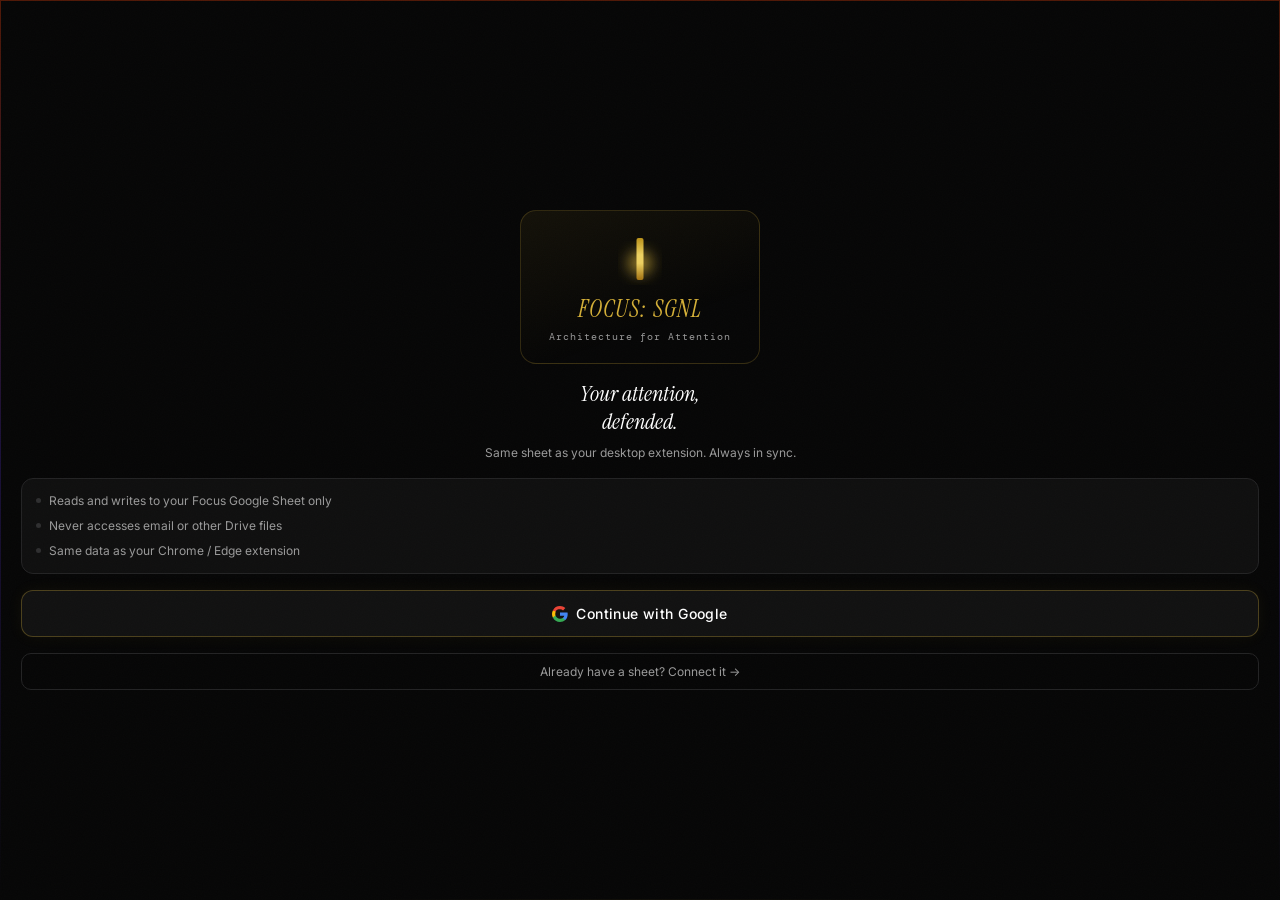
<file: index.html>
<!DOCTYPE html>
<html lang="en">
<head>
  <meta charset="UTF-8">
  <meta name="viewport" content="width=device-width,initial-scale=1.0,viewport-fit=cover">
  <meta name="apple-mobile-web-app-capable" content="yes">
  <meta name="mobile-web-app-capable" content="yes">
  <meta name="apple-mobile-web-app-status-bar-style" content="black-translucent">
  <meta name="apple-mobile-web-app-title" content="SGNL">
  <meta name="theme-color" content="#D4AF37">
  <title>FOCUS: SGNL</title>
  <link rel="manifest" href="manifest.json">
  <link rel="icon" type="image/png" sizes="512x512" href="icon512.png">
  <link rel="icon" type="image/png" sizes="192x192" href="icon192.png">
  <link rel="apple-touch-icon" href="icon192.png">
  <link rel="preconnect" href="https://fonts.googleapis.com">
  <link href="https://fonts.googleapis.com/css2?family=Instrument+Serif:ital@0;1&family=Inter:wght@300;400;500;600&family=DM+Mono:wght@400;500&display=swap" rel="stylesheet">
  <style>
    *,*::before,*::after{box-sizing:border-box;margin:0;padding:0}
    :root{
      --void:#050505;--void-2:#0a0a0a;--void-3:#111;
      --basalt:#1A1A1B;--basalt-2:#222223;--basalt-3:#2e2e2f;
      --smoke:#999;--smoke-2:#777;
      --copper:#D4AF37;--copper-lt:#EDD060;--copper-dim:rgba(212,175,55,.12);
      --copper-glow:rgba(212,175,55,.3);--copper-border:rgba(212,175,55,.2);
      --zen:#C0C0C0;--zen-lt:#D8D8D8;--zen-dim:rgba(192,192,192,.10);
      --zen-glow:rgba(192,192,192,.25);--zen-border:rgba(192,192,192,.18);
      --au-gradient:linear-gradient(135deg,#ff4208 0%,#4827af 100%);
      --signal:#22c55e;--danger:#ef4444;--del:#3b8bd4;--ign:#7e60dc;
      --serif:'Instrument Serif',Georgia,serif;--sans:'Inter',system-ui,sans-serif;--mono:'DM Mono',monospace;
      --safe-top:env(safe-area-inset-top,0px);--safe-bottom:env(safe-area-inset-bottom,0px);
    }
    html,body{height:100%;overflow:hidden;font-family:var(--sans);background:var(--void);color:#fff}
    body::before{content:'';position:fixed;inset:0;z-index:1000;pointer-events:none;background-image:url("data:image/svg+xml,%3Csvg viewBox='0 0 200 200' xmlns='http://www.w3.org/2000/svg'%3E%3Cfilter id='n'%3E%3CfeTurbulence type='fractalNoise' baseFrequency='0.85' numOctaves='4' stitchTiles='stitch'/%3E%3C/filter%3E%3Crect width='100%25' height='100%25' filter='url(%23n)'/%3E%3C/svg%3E");background-size:200px;opacity:.022;mix-blend-mode:screen}
    #app{height:100vh;height:100dvh;display:flex;flex-direction:column;padding-top:var(--safe-top);padding-bottom:var(--safe-bottom);transition:background .4s}
    #app.work{background:radial-gradient(ellipse 400px 300px at 50% 0%,rgba(212,175,55,.05),var(--void) 70%);border:1px solid transparent;border-image:linear-gradient(180deg,rgba(255,66,8,.3) 0%,rgba(72,39,175,.3) 50%,transparent 100%) 1}
    #app.personal{background:radial-gradient(ellipse 400px 300px at 50% 0%,rgba(192,192,192,.07),var(--void) 70%);border:1px solid transparent;border-image:none}
    .topbar{height:1px;flex-shrink:0}
    .work .topbar{background:var(--au-gradient)} .personal .topbar{background:var(--zen)}
    /* HEADER */
    .header{display:flex;align-items:center;justify-content:space-between;padding:12px 16px;border-bottom:1px solid var(--basalt);flex-shrink:0}
    .header-left{display:flex;align-items:center;gap:10px}
    .header-mark{flex-shrink:0}
    .work .header-mark{filter:drop-shadow(0 0 8px rgba(212,175,55,.4))}
    .personal .header-mark{filter:drop-shadow(0 0 8px rgba(192,192,192,.4)) grayscale(1) brightness(1.3)}
    .header-brand{display:flex;flex-direction:column;gap:1px}
    .header-title{font-family:var(--serif);font-style:italic;font-size:16px;line-height:1}
    .work .header-title{color:var(--copper)} .personal .header-title{color:var(--zen-lt)}
    .ctx-label{font-size:9px;font-family:var(--mono);letter-spacing:.12em;text-transform:uppercase}
    .work .ctx-label{color:var(--copper);opacity:.6} .personal .ctx-label{color:var(--zen)}
    .header-right{display:flex;align-items:center;gap:8px}
    .icon-btn{background:none;border:none;cursor:pointer;padding:4px;opacity:.4;transition:opacity .2s;-webkit-tap-highlight-color:transparent;display:flex;align-items:center}
    .icon-btn:active{opacity:1}
    .work .icon-btn{color:var(--copper)} .personal .icon-btn{color:var(--zen)}
    .mode-toggle{display:flex;align-items:center;gap:5px}
    .toggle-ico{width:20px;height:20px;border-radius:4px;display:flex;align-items:center;justify-content:center;transition:all .35s cubic-bezier(.16,1,.3,1)}
    .work .toggle-ico.w{color:var(--copper);filter:drop-shadow(0 0 4px rgba(212,175,55,.3))} .work .toggle-ico.p{color:var(--basalt-3);filter:none}
    .personal .toggle-ico.p{color:var(--zen);filter:drop-shadow(0 0 4px rgba(192,192,192,.3))} .personal .toggle-ico.w{color:var(--basalt-3);filter:none}
    .toggle-track{width:44px;height:22px;border-radius:4px;border:0.5px solid rgba(255,255,255,.08);cursor:pointer;position:relative;transition:all .4s cubic-bezier(.16,1,.3,1);-webkit-tap-highlight-color:transparent;background:rgba(17,17,17,.9);box-shadow:inset 0 1px 3px rgba(0,0,0,.5),0 0.5px 0 rgba(255,255,255,.04);overflow:hidden}
    .toggle-track::before{content:'';position:absolute;inset:0;background:repeating-linear-gradient(90deg,transparent 0,transparent 3px,rgba(255,255,255,.03) 3px,rgba(255,255,255,.03) 3.5px);pointer-events:none}
    .work .toggle-track{border-color:rgba(212,175,55,.2);box-shadow:inset 0 1px 3px rgba(0,0,0,.5),0 0 8px rgba(212,175,55,.08)}
    .personal .toggle-track{border-color:rgba(192,192,192,.2);box-shadow:inset 0 1px 3px rgba(0,0,0,.5),0 0 8px rgba(192,192,192,.08)}
    .toggle-thumb{position:absolute;top:3px;left:3px;width:16px;height:16px;border-radius:3px;transition:transform .4s cubic-bezier(.16,1,.3,1),background .3s,box-shadow .3s;background:linear-gradient(145deg,#555 0%,#333 50%,#444 100%);box-shadow:0 0 4px rgba(0,0,0,.4),inset 0 0.5px 0 rgba(255,255,255,.12)}
    .toggle-thumb::before{content:'';position:absolute;inset:3px;background:repeating-linear-gradient(45deg,transparent 0,transparent 1.5px,rgba(255,255,255,.06) 1.5px,rgba(255,255,255,.06) 2px);border-radius:1px}
    .work .toggle-thumb{transform:translateX(22px);background:linear-gradient(145deg,#C09020 0%,#EDD060 45%,#B08010 100%);box-shadow:0 0 8px rgba(212,175,55,.3),inset 0 0.5px 0 rgba(255,255,255,.2)}
    .personal .toggle-thumb{background:linear-gradient(145deg,#999 0%,#D0D0D0 45%,#999 100%);box-shadow:0 0 8px rgba(192,192,192,.3),inset 0 0.5px 0 rgba(255,255,255,.25)}
    /* SCREENS */
    .screen{display:none;flex:1;flex-direction:column;overflow:hidden} .screen.active{display:flex}
    /* LOGIN */
    #screen-login{align-items:center;justify-content:center;padding:24px 20px;gap:16px;background:var(--void);overflow-y:auto}
    .login-logo-wrap{display:flex;flex-direction:column;align-items:center;padding:20px 28px;border-radius:16px;border:0.5px solid var(--copper-border);background:linear-gradient(160deg,rgba(212,175,55,.07),rgba(5,5,5,0) 70%);gap:6px}
    .login-logo{font-family:var(--serif);font-style:italic;font-size:24px;color:var(--copper);letter-spacing:.04em}
    .login-logo-sub{font-size:10px;font-family:var(--mono);color:var(--smoke);letter-spacing:.1em}
    .login-title{font-family:var(--serif);font-style:italic;font-size:20px;color:#fff;text-align:center;line-height:1.3}
    .login-sub{font-size:12px;color:var(--smoke);text-align:center;line-height:1.6}
    .login-perms{width:100%;border-radius:12px;border:0.5px solid var(--basalt-2);background:rgba(17,17,17,.85);backdrop-filter:blur(20px);padding:14px;display:flex;flex-direction:column;gap:8px}
    .login-perm{display:flex;align-items:flex-start;gap:8px;font-size:12px;color:var(--smoke);line-height:1.4}
    .perm-dot{width:5px;height:5px;border-radius:50%;background:var(--basalt-3);flex-shrink:0;margin-top:5px}
    .btn-login{width:100%;padding:14px;border-radius:12px;border:0.5px solid rgba(212,175,55,.3);font-family:var(--sans);font-size:14px;font-weight:500;cursor:pointer;background:rgba(17,17,17,.95);color:#fff;display:flex;align-items:center;justify-content:center;gap:8px;letter-spacing:.03em;-webkit-tap-highlight-color:transparent;transition:all .2s;box-shadow:0 0 16px rgba(212,175,55,.06)}
    .btn-login:active{opacity:.9;border-color:var(--copper);box-shadow:0 0 20px rgba(212,175,55,.12)}
    .connect-existing{width:100%;background:none;border:0.5px solid var(--basalt-2);border-radius:10px;padding:10px;font-family:var(--sans);font-size:12px;color:var(--smoke);cursor:pointer;text-align:center;-webkit-tap-highlight-color:transparent;transition:all .2s}
    .connect-existing:active{border-color:var(--copper);color:var(--copper)}
    .sheet-id-input{width:100%;padding:10px 12px;border-radius:9px;border:0.5px solid var(--basalt-2);font-family:var(--mono);font-size:11px;outline:none;background:var(--void-3);color:#fff;display:none}
    .sheet-id-input::placeholder{color:var(--smoke-2)} .sheet-id-input.visible{display:block}
    #connect-sheet-btn{display:none;width:100%;padding:11px;border-radius:9px;border:0.5px solid rgba(212,175,55,.25);font-family:var(--sans);font-size:13px;font-weight:500;cursor:pointer;background:rgba(17,17,17,.95);color:var(--copper)}
    #login-error{font-size:12px;color:var(--danger);text-align:center;display:none;line-height:1.5}
    /* IGNITION OVERLAY */
    .ignition-overlay{position:fixed;inset:0;z-index:500;background:rgba(5,5,5,.97);backdrop-filter:blur(40px) saturate(160%);display:none;flex-direction:column;align-items:center;justify-content:center;padding:24px;overflow-y:auto;gap:18px}
    .ignition-overlay.active{display:flex}
    .ignition-mark{filter:drop-shadow(0 0 16px rgba(212,175,55,.4))}
    .ignition-title{font-family:var(--serif);font-style:italic;font-size:24px;color:#fff;text-align:center;line-height:1.2}
    .ignition-sub{font-size:13px;color:var(--smoke);text-align:center;line-height:1.5}
    .ignition-inputs{display:flex;flex-direction:column;gap:12px;width:100%;max-width:400px}
    .ignition-field{display:flex;flex-direction:column;gap:6px}
    .ignition-field-label{font-size:10px;font-weight:500;letter-spacing:.1em;text-transform:uppercase;display:flex;align-items:center;gap:6px}
    .ignition-field-label.pl{color:var(--zen)} .ignition-field-label.wk{color:var(--copper)}
    .ignition-input{padding:12px 14px;border-radius:10px;border:0.5px solid var(--basalt-2);background:var(--void-3);color:#fff;font-family:var(--serif);font-style:italic;font-size:14px;outline:none;width:100%;line-height:1.5;transition:border-color .2s}
    .ignition-input:focus{border-color:var(--copper)} .ignition-input::placeholder{color:var(--smoke-2)}
    .ignition-error{font-size:12px;color:var(--danger);text-align:center;min-height:18px}
    .ignition-cta{padding:14px;border-radius:10px;border:none;font-family:var(--sans);font-size:14px;font-weight:500;cursor:pointer;background:var(--au-gradient);color:#fff;width:100%;max-width:400px;letter-spacing:.04em;-webkit-tap-highlight-color:transparent}
    .ignition-skip{font-size:11px;font-family:var(--mono);color:var(--smoke-2);background:none;border:none;cursor:pointer;text-decoration:underline;-webkit-tap-highlight-color:transparent}
    /* CAPTURE */
    #screen-capture{padding:0}
    .capture-scroll{flex:1;overflow-y:auto;padding:14px;display:flex;flex-direction:column;gap:12px;-webkit-overflow-scrolling:touch}
    .capture-nudge{font-family:var(--serif);font-style:italic;font-size:13px;line-height:1.5;padding:2px 0 4px;transition:color .5s}
    .work .capture-nudge{color:rgba(212,175,55,.5)} .personal .capture-nudge{color:rgba(192,192,192,.55)}
    .task-textarea{width:100%;padding:14px;border-radius:12px;border:0.5px solid var(--basalt-2);background:rgba(17,17,17,.85);backdrop-filter:blur(12px);color:#fff;font-family:var(--sans);font-size:16px;outline:none;resize:none;line-height:1.55;transition:border-color .2s,box-shadow .2s;min-height:100px}
    .work .task-textarea:focus{border-color:var(--copper);box-shadow:0 0 0 3px var(--copper-dim)}
    .personal .task-textarea:focus{border-color:var(--zen);box-shadow:0 0 0 3px var(--zen-dim)}
    .task-textarea::placeholder{color:var(--smoke-2)}
    .field-label{font-size:10px;font-weight:500;margin-bottom:7px;letter-spacing:.07em;text-transform:uppercase}
    .work .field-label{color:var(--copper)} .personal .field-label{color:var(--zen)}
    .field-opt{font-weight:400;opacity:.5;text-transform:none;letter-spacing:0;font-size:9px}
    .sn-seg{display:flex;border-radius:10px;overflow:hidden;border:0.5px solid var(--basalt-2)}
    .sn-btn{flex:1;padding:13px 8px;font-size:13px;font-family:var(--sans);font-weight:500;cursor:pointer;border:none;transition:all .2s;display:flex;align-items:center;justify-content:center;gap:5px;background:rgba(17,17,17,.85);color:var(--smoke);-webkit-tap-highlight-color:transparent}
    .sn-btn.sig-on{background:rgba(34,197,94,.12);color:var(--signal)} .sn-btn.noi-on{background:rgba(212,175,55,.1);color:var(--copper)}
    .due-input{width:100%;padding:12px 14px;border-radius:10px;border:0.5px solid var(--basalt-2);background:rgba(17,17,17,.85);color:#fff;font-family:var(--sans);font-size:14px;outline:none;transition:border-color .2s;cursor:pointer}
    .work .due-input:focus{border-color:var(--copper)} .personal .due-input:focus{border-color:var(--zen)}
    .tag-chips-wrap{display:flex;flex-wrap:wrap;gap:7px}
    .tag-chip{padding:5px 10px;border-radius:3px;font-size:10px;font-family:var(--mono);font-variant:small-caps;letter-spacing:.06em;cursor:pointer;border:0.5px solid transparent;background:none;transition:all .18s;user-select:none;-webkit-user-select:none;-webkit-tap-highlight-color:transparent}
    .tag-chip.selected{opacity:1} .tag-chip:not(.selected){opacity:.28;filter:saturate(.2) brightness(.7)}
    .task-tag-pwa{display:inline-flex;align-items:center;gap:5px;padding:0;border-radius:0;font-size:9px;font-family:var(--sans);font-weight:400;letter-spacing:1.5px;text-transform:uppercase;border:none;white-space:nowrap;cursor:pointer;transition:color .3s}
    .ctx-toggle{font-size:13px;cursor:pointer;background:none;border:none;font-family:var(--sans);padding:0;color:var(--smoke-2);-webkit-tap-highlight-color:transparent;transition:color .2s;display:flex;align-items:center;gap:4px}
    .ctx-textarea{width:100%;padding:12px 14px;border-radius:10px;border:0.5px solid var(--basalt-2);background:rgba(17,17,17,.85);color:#fff;font-family:var(--sans);font-size:13px;resize:none;outline:none;line-height:1.5;display:none}
    .ctx-textarea.open{display:block} .ctx-textarea::placeholder{color:var(--smoke-2)}
    .capture-footer{padding:10px 14px;border-top:0.5px solid var(--basalt);flex-shrink:0}
    .stats-bar{display:flex;align-items:center;gap:8px;font-size:11px;font-family:var(--mono);margin-bottom:10px}
    .stats-bar .sig{color:var(--signal)} .stats-bar .noi{color:var(--copper)} .stats-bar .sep{color:var(--basalt-3)} .stats-bar .rat{color:var(--smoke-2)}
    /* CAPTURE MODE TOGGLE */
    .cap-mode-seg{display:flex!important;border-radius:8px;overflow:hidden;border:0.5px solid var(--basalt-2);margin-bottom:4px;min-height:36px;flex-shrink:0}
    .cap-mode-btn{flex:1;padding:8px;font-size:11px;font-family:var(--mono);letter-spacing:.04em;cursor:pointer;border:none;background:rgba(17,17,17,.85);color:var(--smoke-2);transition:background .2s,color .2s;-webkit-tap-highlight-color:transparent}
    .work .cap-mode-btn.active{background:rgba(212,175,55,.08);color:var(--copper)}
    .personal .cap-mode-btn.active{background:rgba(192,192,192,.08);color:var(--zen)}
    /* NOTES LIST */
    .note-item{padding:12px;border-radius:8px;border:0.5px solid rgba(255,255,255,.06);background:rgba(26,26,27,.6);backdrop-filter:blur(12px);display:flex;flex-direction:column;gap:8px}
    .note-text{font-family:var(--serif);font-style:italic;font-size:14px;color:#fff;line-height:1.5;word-break:break-word}
    .note-meta{display:flex;align-items:center;justify-content:space-between;font-size:10px;font-family:var(--mono);color:var(--smoke-2)}
    .note-actions{display:flex;gap:8px}
    .note-action-btn{padding:5px 10px;border-radius:6px;font-size:10px;font-family:var(--mono);cursor:pointer;border:0.5px solid;transition:all .2s;-webkit-tap-highlight-color:transparent;background:none}
    .note-promote-btn{border-color:rgba(34,197,94,.3);color:var(--signal)}
    .note-promote-btn:active{background:rgba(34,197,94,.1)}
    .note-archive-btn{border-color:rgba(239,68,68,.2);color:var(--smoke-2)}
    .note-archive-btn:active{background:rgba(239,68,68,.06)}
    .notes-section-label{font-size:8px;font-weight:500;letter-spacing:3px;text-transform:uppercase;color:var(--smoke-2);padding:12px 0 6px;display:flex;align-items:center;gap:14px}
    .notes-section-label::after{content:'';flex:1;height:0.5px;background:rgba(255,255,255,.08)}
    .note-empty{text-align:center;padding:20px;font-size:12px;color:var(--smoke-2);font-family:var(--serif);font-style:italic}
    .note-edit-wrap{display:none;flex-direction:column;gap:8px}
    .note-item.editing .note-text,.note-item.editing .note-meta{display:none}
    .note-item.editing .note-edit-wrap{display:flex}
    .note-edit-textarea{width:100%;padding:10px;border-radius:8px;border:0.5px solid var(--basalt-2);background:rgba(17,17,17,.85);color:#fff;font-family:var(--serif);font-style:italic;font-size:14px;resize:none;outline:none;line-height:1.5}
    .work .note-edit-textarea:focus{border-color:var(--copper);box-shadow:0 0 0 3px var(--copper-dim)}
    .personal .note-edit-textarea:focus{border-color:var(--zen);box-shadow:0 0 0 3px var(--zen-dim)}
    .note-edit-actions{display:flex;gap:8px;justify-content:flex-end}
    .note-edit-cancel{padding:5px 10px;border-radius:6px;font-size:10px;font-family:var(--mono);cursor:pointer;border:0.5px solid var(--basalt-2);color:var(--smoke-2);background:none;-webkit-tap-highlight-color:transparent}
    .note-edit-save{padding:5px 10px;border-radius:6px;font-size:10px;font-family:var(--mono);cursor:pointer;border:0.5px solid rgba(34,197,94,.3);color:var(--signal);background:none;-webkit-tap-highlight-color:transparent}
    /* TASKS */
    .chrono-ticker-wrap{position:relative;flex-shrink:0;-webkit-mask-image:linear-gradient(to right,transparent 0%,black 8%,black 92%,transparent 100%);border-bottom:0.5px solid var(--basalt)}
    .chrono-ticker-wrap.empty{display:none}
    .chrono-ticker{display:flex;gap:8px;padding:8px 14px;overflow-x:auto;scroll-snap-type:x mandatory;scrollbar-width:none;-webkit-overflow-scrolling:touch}
    .chrono-ticker::-webkit-scrollbar{display:none}
    .ticker-card{flex-shrink:0;scroll-snap-align:start;display:flex;flex-direction:column;gap:3px;padding:9px 12px;border-radius:9px;border:0.5px solid;min-width:120px;max-width:170px;background:rgba(26,26,27,.7);backdrop-filter:blur(12px)}
    .ticker-card.signal{border-color:rgba(212,175,55,.2)} .ticker-card.noise{border-color:var(--basalt)}
    .ticker-type{font-size:9px;font-family:var(--mono);line-height:1}
    .ticker-card.signal .ticker-type{color:var(--copper)} .ticker-card.noise .ticker-type{color:var(--smoke-2)}
    .ticker-name{font-size:12px;line-height:1.3;white-space:nowrap;overflow:hidden;text-overflow:ellipsis}
    .ticker-card.signal .ticker-name{color:#fff} .ticker-card.noise .ticker-name{color:var(--smoke)}
    .ticker-due{font-size:9px;font-family:var(--mono);color:var(--smoke-2)} .ticker-due.urgent{color:var(--danger)!important}
    .tasks-stats{display:flex;gap:7px;padding:10px 14px;flex-shrink:0}
    .ts-card{flex:1;text-align:center;padding:9px 4px;border-radius:9px;border:0.5px solid var(--basalt-2);background:rgba(17,17,17,.85);backdrop-filter:blur(8px)}
    .ts-num{font-size:19px;font-weight:600;font-family:var(--mono);line-height:1}
    .ts-card.s .ts-num{color:var(--signal)} .ts-card.n .ts-num{color:var(--copper)} .ts-card.d .ts-num{color:var(--smoke)} .ts-card.r .ts-num{font-size:13px}
    .work .ts-card.r .ts-num{color:var(--copper)} .personal .ts-card.r .ts-num{color:var(--zen)}
    .ts-lbl{font-size:9px;font-family:var(--mono);margin-top:3px;color:var(--smoke-2)}
    .tag-filter-bar{display:none;padding:5px 14px;font-size:10px;font-family:var(--mono);cursor:pointer;border-bottom:0.5px solid;flex-shrink:0;-webkit-tap-highlight-color:transparent}
    .tag-filter-bar.visible{display:flex;align-items:center;justify-content:space-between}
    .work .tag-filter-bar{color:var(--copper);border-color:rgba(212,175,55,.15);background:rgba(212,175,55,.04)}
    .personal .tag-filter-bar{color:var(--zen);border-color:var(--zen-border);background:rgba(192,192,192,.04)}
    .tasks-tabs{display:flex;border-bottom:0.5px solid var(--basalt);padding:0 14px;flex-shrink:0}
    .tasks-tab{padding:9px 10px;font-size:11px;cursor:pointer;border:none;background:none;font-family:var(--sans);border-bottom:1.5px solid transparent;margin-bottom:-1px;transition:color .15s,border-color .15s;color:var(--smoke);-webkit-tap-highlight-color:transparent}
    .tasks-tab.active{color:#fff}
    .work .tasks-tab.active{border-bottom-color:var(--copper)} .personal .tasks-tab.active{border-bottom-color:var(--zen)}
    .tasks-tab.active::before{content:'·';margin-right:4px}
    .work .tasks-tab.active::before{color:var(--copper)} .personal .tasks-tab.active::before{color:var(--zen)}
    .tasks-list{flex:1;overflow-y:auto;padding:12px 14px;display:flex;flex-direction:column;gap:5px;-webkit-overflow-scrolling:touch}
    .section-lbl{font-size:8px;font-weight:500;letter-spacing:4px;text-transform:uppercase;color:var(--smoke-2);padding:8px 0 6px;display:flex;align-items:center;gap:14px}
    .section-lbl::after{content:'';flex:1;height:0.5px;background:rgba(255,255,255,.08)}
    .task-item{display:block;border-radius:4px;border:0.5px solid rgba(255,255,255,.08);position:relative;overflow:visible}
    .task-item.signal{background:rgba(26,26,27,.85);border-left:2px solid var(--copper);box-shadow:-2px 0 8px rgba(212,175,55,.25)}
    .task-item.signal .task-name{font-family:var(--serif);font-style:italic;font-size:15px;color:#fff;line-height:1.35}
    .task-item.signal:active{background:rgba(212,175,55,.06);box-shadow:-2px 0 16px rgba(212,175,55,.3)}
    .personal .task-item.signal{border-left-color:var(--zen);box-shadow:-2px 0 8px rgba(192,192,192,.2)}
    .personal .task-item.signal:active{background:rgba(192,192,192,.04);box-shadow:-2px 0 16px rgba(192,192,192,.2)}
    .task-item.noise{background:rgba(26,26,27,.6);border-color:rgba(255,255,255,.03);opacity:.55}
    .task-item.noise:active{opacity:.7}
    .task-item.noise .task-name{color:var(--smoke)!important;font-family:var(--sans);font-style:normal;font-size:13px}
    .task-item.done{opacity:.3} .task-item.done .task-name{text-decoration:line-through;font-family:var(--sans)!important;font-style:normal!important;font-size:12px;color:var(--smoke-2)!important}
    .task-item.done .task-main{padding:8px 20px}
    .section-done-list{-webkit-mask-image:linear-gradient(to bottom,rgba(0,0,0,1) 0%,rgba(0,0,0,0) 100%);mask-image:linear-gradient(to bottom,rgba(0,0,0,1) 0%,rgba(0,0,0,0) 100%)}
    .task-item.noise-aged{opacity:.35;border-color:rgba(255,255,255,.025)!important}
    .task-item.noise-decayed{opacity:.22;border-color:rgba(239,68,68,.15)!important;box-shadow:0 0 6px rgba(239,68,68,.06)}
    .task-item.is-ostracized{opacity:.05!important;filter:blur(2px)!important;pointer-events:none}
    @keyframes filamentPulse{0%,100%{opacity:1}50%{opacity:.3}}
    @keyframes implode{0%{opacity:1;transform:scale(1)}30%{transform:scale(1.02);filter:brightness(1.8)}100%{opacity:0;transform:scale(.8);max-height:0;margin:0;padding:0;overflow:hidden}}
    .task-item.imploding{animation:implode .5s cubic-bezier(.22,1,.36,1) forwards;pointer-events:none;overflow:hidden}
    .task-main{display:flex;align-items:flex-start;gap:10px;padding:14px 16px;position:relative;min-height:48px}
    .task-main::before{content:'';position:absolute;left:0;top:6px;bottom:6px;width:2px;border-radius:0 1px 1px 0}
    .task-item.signal .task-main::before{background:var(--copper);box-shadow:0 0 8px rgba(212,175,55,.3);animation:filamentPulse 3.5s ease-in-out infinite}
    .personal .task-item.signal .task-main::before{background:var(--zen);box-shadow:0 0 8px rgba(192,192,192,.25)}
    .task-item.noise .task-main::before{background:var(--basalt-2)}
    .task-item.noise .task-main{padding:10px 16px;min-height:36px}
    .task-check{width:20px;height:20px;border-radius:50%;border:1px solid;flex-shrink:0;margin-top:1px;cursor:pointer;display:flex;align-items:center;justify-content:center;-webkit-tap-highlight-color:transparent}
    .task-item.signal .task-check{border-color:rgba(212,175,55,.25)} .task-item.noise .task-check{border-color:rgba(255,255,255,.08)}
    .personal .task-item.signal .task-check{border-color:rgba(192,192,192,.25)}
    .task-item.done .task-check{background:var(--signal)!important;border-color:var(--signal)!important}
    .check-tick{font-size:10px;color:#000;display:none} .task-item.done .check-tick{display:block}
    .task-body{flex:1;min-width:0}
    .task-name{font-size:14px;font-weight:400;line-height:1.4;margin-bottom:4px;color:#F0F0F0}
    .task-meta{display:flex;gap:10px;flex-wrap:wrap;align-items:center;font-size:11px;color:var(--smoke-2)}
    .tag{font-size:9px;font-family:var(--mono);font-weight:400;letter-spacing:1.5px;text-transform:uppercase;padding:0;border-radius:0;background:none}
    .tag.sig{color:var(--signal)} .tag.noi{color:var(--copper)}
    .tag.due{color:var(--danger)} .tag.muted{color:var(--smoke-2)}
    .task-actions{display:flex;gap:4px;flex-shrink:0;align-items:center}
    .reorder-btn{width:22px;height:22px;border-radius:4px;border:0.5px solid rgba(255,255,255,.06);background:none;cursor:pointer;font-size:11px;display:flex;align-items:center;justify-content:center;color:var(--smoke-2);-webkit-tap-highlight-color:transparent}
    .reorder-btn:active{border-color:rgba(255,255,255,.15);color:var(--copper)}
    .reorder-btn:disabled{opacity:.1}
    /* EDIT PANEL */
    .edit-panel{max-height:0;overflow:hidden;opacity:0;transition:max-height .3s cubic-bezier(.22,1,.36,1),opacity .25s;border-top:none}
    .edit-panel.open{max-height:500px;opacity:1;border-top:0.5px solid rgba(255,255,255,.06)}
    .edit-inner{padding:14px 22px;display:flex;flex-direction:column;gap:10px}
    .edit-field-label{font-size:9px;font-weight:500;letter-spacing:.08em;text-transform:uppercase;color:var(--smoke-2);margin-bottom:4px}
    .edit-input{width:100%;padding:11px 14px;border-radius:4px;border:0.5px solid rgba(255,255,255,.1);background:rgba(26,26,27,.15);backdrop-filter:blur(20px);font-family:var(--sans);font-size:13px;color:#fff;outline:none;line-height:1.5;transition:border-color .3s}
    .work .edit-input:focus{border-color:var(--copper)} .personal .edit-input:focus{border-color:var(--zen)}
    .edit-input::placeholder{color:var(--smoke-2)}
    .edit-sn-row{display:flex;gap:6px}
    .edit-sn-btn{flex:1;padding:8px;border-radius:4px;font-size:11px;font-family:var(--mono);border:0.5px solid rgba(255,255,255,.06);background:none;color:var(--smoke);cursor:pointer;transition:all .15s;-webkit-tap-highlight-color:transparent}
    .edit-sn-btn.active-sig{background:rgba(34,197,94,.1);color:var(--signal);border-color:rgba(34,197,94,.3)}
    .edit-sn-btn.active-noi{background:rgba(212,175,55,.08);color:var(--copper);border-color:rgba(212,175,55,.25)}
    .edit-cat-btn{flex:1;padding:8px;border-radius:4px;font-size:11px;font-family:var(--mono);border:0.5px solid rgba(255,255,255,.06);background:none;color:var(--smoke);cursor:pointer;transition:all .15s;-webkit-tap-highlight-color:transparent}
    .edit-cat-btn.active-cat{background:rgba(192,192,192,.1);color:var(--zen-lt);border-color:rgba(192,192,192,.3)}
    .edit-tags-wrap{display:flex;flex-wrap:wrap;gap:5px}
    .edit-tag-chip{padding:4px 8px;border-radius:3px;font-size:9px;font-family:var(--mono);font-variant:small-caps;letter-spacing:.05em;cursor:pointer;border:0.5px solid transparent;transition:all .15s;-webkit-tap-highlight-color:transparent}
    .edit-tag-chip.selected{opacity:1} .edit-tag-chip:not(.selected){opacity:.25}
    .edit-note{width:100%;padding:11px 14px;border-radius:4px;border:0.5px solid rgba(255,255,255,.1);background:rgba(26,26,27,.15);backdrop-filter:blur(20px);font-family:var(--serif);font-style:italic;font-size:12px;color:#fff;resize:none;outline:none;line-height:1.6}
    .work .edit-note:focus{border-color:var(--copper)} .personal .edit-note:focus{border-color:var(--zen)}
    .edit-note::placeholder{color:var(--smoke-2)}
    .edit-actions{display:flex;gap:8px;justify-content:flex-end}
    .edit-save{padding:8px 18px;border-radius:4px;border:0.5px solid rgba(255,255,255,.1);background:transparent;font-family:var(--sans);font-size:9px;font-weight:500;letter-spacing:2px;text-transform:uppercase;cursor:pointer;transition:all .3s;-webkit-tap-highlight-color:transparent}
    .work .edit-save{color:var(--copper);border-color:rgba(212,175,55,.25)} .work .edit-save:active{background:rgba(212,175,55,.08)}
    .personal .edit-save{color:var(--zen);border-color:rgba(192,192,192,.25)} .personal .edit-save:active{background:rgba(192,192,192,.06)}
    .edit-cancel{padding:8px 14px;border-radius:4px;border:0.5px solid rgba(255,255,255,.06);background:none;font-family:var(--sans);font-size:9px;font-weight:500;letter-spacing:2px;text-transform:uppercase;color:var(--smoke-2);cursor:pointer;transition:all .3s}
    .task-actions .task-edit-btn{width:22px;height:22px;border-radius:4px;border:0.5px solid rgba(255,255,255,.06);background:none;cursor:pointer;font-size:10px;display:flex;align-items:center;justify-content:center;color:var(--smoke-2);opacity:.3;transition:all .2s;-webkit-tap-highlight-color:transparent}
    .task-edit-btn:active{opacity:.8}
    .work .task-edit-btn:active{color:var(--copper)} .personal .task-edit-btn:active{color:var(--zen)}
    .tasks-footer{padding:10px 14px;border-top:0.5px solid var(--basalt);flex-shrink:0}
    .prog-track{height:2px;border-radius:1px;overflow:hidden;background:var(--basalt);margin-bottom:4px}
    .prog-fill{height:100%;border-radius:1px;transition:width .4s}
    .work .prog-fill{background:var(--au-gradient)} .personal .prog-fill{background:var(--zen)}
    .prog-label{font-size:10px;font-family:var(--mono);color:var(--smoke-2)}
    /* RITUAL */
    .ritual-phase-toggle{display:flex;border-bottom:0.5px solid var(--basalt);padding:0 14px;flex-shrink:0}
    .rpt-btn{flex:1;padding:9px 6px;font-size:11px;cursor:pointer;border:none;background:none;font-family:var(--sans);border-bottom:1.5px solid transparent;margin-bottom:-1px;transition:color .15s,border-color .15s;color:var(--smoke);display:flex;align-items:center;justify-content:center;gap:6px;-webkit-tap-highlight-color:transparent}
    .work .rpt-btn.active{color:var(--copper);border-bottom-color:var(--copper)}
    .personal .rpt-btn.active{color:var(--zen);border-bottom-color:var(--zen)}
    .ritual-hero{padding:16px 16px 12px;flex-shrink:0}
    .ritual-hero-top{display:flex;align-items:center;justify-content:space-between;margin-bottom:10px}
    .ritual-time{font-size:9px;font-family:var(--mono);color:var(--smoke-2)}
    .phase-pill{padding:3px 10px;border-radius:20px;font-size:9px;font-weight:500;letter-spacing:.06em;text-transform:uppercase}
    .work.morning .phase-pill,.work .phase-pill.morning{background:rgba(212,175,55,.1);color:var(--copper);border:0.5px solid var(--copper-border)}
    .work.evening .phase-pill,.work .phase-pill.evening,.work .phase-pill.default{background:rgba(72,39,175,.15);color:#9080FF;border:0.5px solid rgba(72,39,175,.25)}
    .personal .phase-pill{background:rgba(192,192,192,.12);color:var(--zen);border:0.5px solid var(--zen-border)}
    .ritual-title{font-family:var(--serif);font-style:italic;font-size:22px;color:#fff;line-height:1.2}
    .ritual-sub{font-size:12px;color:var(--smoke);line-height:1.5;margin-top:3px}
    .ritual-hero-line{height:1px;margin:12px 0 0}
    .work .ritual-hero-line{background:linear-gradient(90deg,rgba(212,175,55,.25),transparent)}
    .personal .ritual-hero-line{background:linear-gradient(90deg,rgba(192,192,192,.25),transparent)}
    .ritual-body{padding:12px 14px;display:flex;flex-direction:column;gap:12px;flex:1;overflow-y:auto;-webkit-overflow-scrolling:touch}
    .ritual-section-label{font-size:9px;font-weight:500;letter-spacing:.1em;text-transform:uppercase;margin-bottom:7px;color:var(--smoke-2)}
    .focus-card{border-radius:10px;border:0.5px solid var(--basalt-2);padding:12px;background:rgba(26,26,27,.5);backdrop-filter:blur(16px)}
    .focus-pill-label{font-size:9px;font-weight:500;letter-spacing:.09em;text-transform:uppercase;margin-bottom:8px;display:flex;align-items:center;gap:5px}
    .focus-pill-label::before{content:'';width:5px;height:5px;border-radius:50%;flex-shrink:0}
    .work .focus-pill-label{color:var(--copper)} .work .focus-pill-label::before{background:var(--copper);box-shadow:0 0 5px var(--copper-glow)}
    .personal .focus-pill-label{color:var(--zen)} .personal .focus-pill-label::before{background:var(--zen);box-shadow:0 0 5px var(--zen-glow)}
    .focus-input{width:100%;padding:10px 12px;border-radius:8px;border:0.5px solid var(--basalt-2);background:var(--void-2);font-family:var(--serif);font-style:italic;font-size:14px;color:#fff;outline:none;line-height:1.5}
    .work .focus-input:focus{border-color:var(--copper)} .personal .focus-input:focus{border-color:var(--zen)}
    .focus-input::placeholder{color:var(--smoke-2)}
    .focus-hint-text{font-size:10px;font-style:italic;margin-top:6px;color:var(--smoke-2)}
    .ign-focus-cards{display:flex;flex-direction:column;gap:6px}
    .ign-focus-card{padding:10px 12px;border-radius:9px;border:0.5px solid;background:rgba(26,26,27,.5);backdrop-filter:blur(12px)}
    .ign-focus-card.p{border-color:var(--zen-border)} .ign-focus-card.w{border-color:var(--copper-border)}
    .ign-focus-type{font-size:8px;font-weight:500;letter-spacing:.1em;text-transform:uppercase;margin-bottom:4px}
    .ign-focus-card.p .ign-focus-type{color:var(--zen)} .ign-focus-card.w .ign-focus-type{color:var(--copper)}
    .ign-focus-text{font-family:var(--serif);font-style:italic;font-size:13px;color:#fff;line-height:1.4}
    .co-item{display:flex;align-items:flex-start;gap:8px;padding:10px 10px 10px 14px;border-radius:9px;border:0.5px solid var(--basalt);cursor:pointer;position:relative;background:rgba(17,17,17,.85);backdrop-filter:blur(8px)}
    .co-item::before{content:'';position:absolute;left:0;top:7px;bottom:7px;width:2px;border-radius:0 1px 1px 0}
    .co-item.signal::before{background:var(--copper)} .co-item.noise::before{background:var(--basalt-2)}
    .co-check{width:15px;height:15px;border-radius:50%;border:0.5px solid var(--basalt-2);flex-shrink:0;margin-top:2px;display:flex;align-items:center;justify-content:center}
    .co-item.confirmed .co-check{background:var(--signal);border-color:var(--signal)}
    .co-check-tick{font-size:8px;color:#000;display:none} .co-item.confirmed .co-check-tick{display:block}
    .co-name{font-size:14px;color:#fff;line-height:1.35} .co-meta{font-size:10px;font-family:var(--mono);margin-top:2px;color:var(--smoke-2)}
    .ev-stats{display:flex;gap:8px}
    .ev-stat{flex:1;padding:10px 6px;border-radius:9px;border:0.5px solid var(--basalt-2);text-align:center;background:rgba(17,17,17,.85);backdrop-filter:blur(8px)}
    .ev-stat-num{font-family:var(--mono);font-size:22px;font-weight:600;line-height:1}
    .ev-stat.s .ev-stat-num{color:var(--signal)} .ev-stat.n .ev-stat-num{color:var(--copper)}
    .work .ev-stat.r .ev-stat-num{color:var(--copper)} .personal .ev-stat.r .ev-stat-num{color:var(--zen)}
    .ev-stat.r .ev-stat-num{font-size:16px}
    .ev-stat-label{font-size:9px;font-family:var(--mono);margin-top:3px;color:var(--smoke-2)}
    .win-strip{border-radius:9px;padding:12px;border:0.5px solid rgba(34,197,94,.1);display:flex;gap:10px;background:rgba(34,197,94,.04)}
    .win-ico{font-size:14px;flex-shrink:0} .win-text{font-size:12px;line-height:1.5;color:var(--smoke)} .win-text strong{color:var(--signal)}
    .res-item{border-radius:9px;border:0.5px solid var(--basalt);background:rgba(17,17,17,.85);overflow:hidden}
    .res-item.delegated{border-color:rgba(59,139,212,.3)} .res-item.ignored{border-color:rgba(126,96,220,.3)}
    .res-top{padding:10px 10px 6px 14px;position:relative}
    .res-top::before{content:'';position:absolute;left:0;top:7px;bottom:7px;width:2px;border-radius:0 1px 1px 0}
    .res-item.signal .res-top::before{background:var(--copper)} .res-item.noise .res-top::before{background:var(--basalt-2)}
    .res-name{font-size:14px;color:#fff;line-height:1.4}
    .res-bottom{display:flex;align-items:center;justify-content:space-between;padding:0 10px 10px 14px;gap:8px}
    .res-tags{display:flex;gap:5px;align-items:center}
    .res-select{padding:4px 8px;border-radius:6px;border:0.5px solid var(--basalt-2);font-size:11px;font-family:var(--sans);cursor:pointer;outline:none;background:var(--void-2);color:var(--smoke);appearance:none;-webkit-appearance:none}
    .res-select.delegated{border-color:rgba(59,139,212,.4);color:var(--del)} .res-select.ignored{border-color:rgba(126,96,220,.4);color:var(--ign)}
    .reason-wrap{max-height:0;overflow:hidden;opacity:0;transition:max-height .3s,opacity .25s}
    .reason-wrap.open{max-height:120px;opacity:1;border-top:0.5px solid var(--basalt)}
    .reason-inner{padding:10px 14px 12px}
    .reason-label{font-family:var(--serif);font-style:italic;font-size:12px;margin-bottom:6px;color:var(--copper)}
    .reason-input{width:100%;padding:9px 11px;border-radius:8px;border:0.5px solid var(--basalt-2);background:var(--void-3);font-family:var(--serif);font-style:italic;font-size:13px;resize:none;outline:none;line-height:1.6;color:#fff}
    .reason-input:focus{border-color:var(--copper)} .reason-input::placeholder{color:var(--smoke-2)}
    /* REVIEW */
    .fr-tabs{display:flex;border-bottom:0.5px solid var(--basalt);flex-shrink:0}
    .fr-tab{flex:1;padding:9px 4px;font-size:10px;cursor:pointer;border:none;background:none;font-family:var(--sans);border-bottom:1.5px solid transparent;margin-bottom:-1px;transition:color .15s;text-align:center;color:var(--smoke);-webkit-tap-highlight-color:transparent}
    .fr-tab.active{color:#fff}
    .work .fr-tab.active{border-bottom-color:var(--copper)} .personal .fr-tab.active{border-bottom-color:var(--zen)}
    .fr-tab.active::before{content:'·';margin-right:3px}
    .work .fr-tab.active::before{color:var(--copper)} .personal .fr-tab.active::before{color:var(--zen)}
    .fr-panel{display:none;padding:12px 14px;flex-direction:column;gap:12px;flex:1;overflow-y:auto;-webkit-overflow-scrolling:touch}
    .fr-panel.active{display:flex}
    .fr-section-label{font-size:9px;font-weight:500;letter-spacing:.1em;text-transform:uppercase;margin-bottom:7px;color:var(--smoke-2)}
    .focus-score-ring{display:flex;flex-direction:column;align-items:center;justify-content:center;gap:4px;padding:18px;border-radius:12px;background:rgba(26,26,27,.5);backdrop-filter:blur(20px);border:0.5px solid rgba(255,255,255,.07)}
    .focus-score-num{font-family:var(--mono);font-size:44px;font-weight:600;line-height:1}
    .work .focus-score-num{color:var(--copper)} .personal .focus-score-num{color:var(--zen)}
    .focus-score-label{font-family:var(--serif);font-style:italic;font-size:13px;color:var(--smoke)}
    .focus-score-sub{font-size:9px;font-family:var(--mono);color:var(--smoke-2);letter-spacing:.07em;text-transform:uppercase}
    .chart-card{border-radius:10px;border:0.5px solid var(--basalt-2);background:rgba(26,26,27,.5);backdrop-filter:blur(12px);padding:12px}
    #radar-canvas-pwa{display:block;width:100%;max-width:320px;margin:0 auto;position:relative;z-index:2}
    .radar-wrap{position:relative}
    .sonar-pulse{position:absolute;top:50%;left:50%;width:40px;height:40px;margin:-20px 0 0 -20px;border-radius:50%;z-index:1;pointer-events:none}
    .sonar-ring{position:absolute;inset:0;border-radius:50%;border:1px solid;animation:sonar 4s ease-out infinite;opacity:0}
    .work .sonar-ring{border-color:rgba(212,175,55,.25)} .personal .sonar-ring{border-color:rgba(192,192,192,.25)}
    .sonar-ring:nth-child(2){animation-delay:1.3s} .sonar-ring:nth-child(3){animation-delay:2.6s}
    @keyframes sonar{0%{transform:scale(1);opacity:.5}100%{transform:scale(8);opacity:0}}
    .radar-legend{display:flex;flex-wrap:wrap;gap:6px;margin-top:10px;padding-top:10px;border-top:0.5px solid var(--basalt)}
    .radar-legend-item{display:flex;align-items:center;gap:4px;font-size:9px;font-family:var(--mono);color:var(--smoke)}
    .radar-legend-dot{width:6px;height:6px;border-radius:50%;flex-shrink:0}
    .radar-legend-name{color:#fff} .radar-legend-count{color:var(--smoke-2)}
    .stats-grid{display:grid;grid-template-columns:1fr 1fr 1fr;gap:6px}
    .sg-card{border-radius:8px;border:0.5px solid var(--basalt-2);background:rgba(17,17,17,.85);backdrop-filter:blur(8px);padding:9px 6px;text-align:center}
    .sg-num{font-size:19px;font-weight:600;font-family:var(--mono);line-height:1}
    .sg-card.s .sg-num{color:var(--signal)} .sg-card.n .sg-num{color:var(--copper)} .sg-card.d .sg-num{color:var(--smoke)}
    .sg-card.ig .sg-num{color:var(--ign)} .sg-card.dl .sg-num{color:var(--del)} .sg-card.st .sg-num{color:var(--copper)}
    .sg-label{font-size:8px;font-family:var(--mono);margin-top:3px;color:var(--smoke-2)}
    .noise-breakdown{border-radius:9px;border:0.5px solid var(--basalt-2);background:rgba(17,17,17,.85);backdrop-filter:blur(8px);padding:10px 12px}
    .nb-row{display:flex;align-items:center;gap:7px;margin-bottom:7px} .nb-row:last-child{margin-bottom:0}
    .nb-lbl{font-size:9px;font-family:var(--mono);color:var(--smoke-2);width:58px;flex-shrink:0}
    .nb-track{flex:1;height:2px;border-radius:1px;overflow:hidden;background:var(--basalt)}
    .nb-fill{height:100%;border-radius:1px;transition:width .5s}
    .nb-fill.done{background:var(--signal)} .nb-fill.del{background:var(--del)} .nb-fill.ign{background:var(--ign)} .nb-fill.carry{background:var(--copper)}
    .nb-val{font-size:9px;font-family:var(--mono);color:var(--smoke-2);width:16px;text-align:right;flex-shrink:0}
    .tag-review-list{display:flex;flex-direction:column;gap:6px}
    .tag-review-item{display:flex;align-items:center;gap:8px}
    .tag-review-name{font-size:10px;font-family:var(--mono);color:#fff;width:90px;flex-shrink:0}
    .tag-review-track{flex:1;height:2px;border-radius:1px;overflow:hidden;background:var(--basalt)}
    .tag-review-fill{height:100%;border-radius:1px;transition:width .4s}
    .tag-review-count{font-size:9px;font-family:var(--mono);color:var(--smoke-2);width:22px;text-align:right;flex-shrink:0}
    .compare-table{width:100%;border-radius:9px;overflow:hidden;border:0.5px solid var(--basalt-2)}
    .compare-row{display:flex;border-bottom:0.5px solid var(--basalt)} .compare-row:last-child{border-bottom:none}
    .compare-row.header{background:rgba(17,17,17,.85)}
    .compare-cell{flex:1;padding:8px 10px;font-size:10px;font-family:var(--mono);color:var(--smoke)}
    .compare-cell.lbl{flex:1.4} .compare-cell.val{text-align:center;font-weight:500;color:#fff}
    .compare-cell.val.up{color:var(--signal)} .compare-cell.val.dn{color:var(--danger)}
    .work .compare-cell.val.accent{color:var(--copper)} .personal .compare-cell.val.accent{color:var(--zen)}
    .aged-item{border-radius:9px;border:0.5px solid var(--basalt-2);background:rgba(17,17,17,.85);padding:10px 10px 10px 14px;position:relative}
    .aged-item::before{content:'';position:absolute;left:0;top:7px;bottom:7px;width:2px;border-radius:0 1px 1px 0}
    .aged-item.signal::before{background:var(--copper)} .aged-item.noise::before{background:var(--basalt-2)}
    .aged-name{font-size:14px;color:#fff;line-height:1.35;margin-bottom:5px}
    .aged-row{display:flex;align-items:center;justify-content:space-between;gap:8px}
    .aged-tags{display:flex;gap:4px} .aged-hint{font-size:10px;font-style:italic;margin-top:5px;color:var(--smoke-2)}
    .aged-select{padding:4px 8px;border-radius:6px;border:0.5px solid var(--basalt-2);font-size:11px;font-family:var(--sans);cursor:pointer;outline:none;background:var(--void-2);color:var(--smoke);appearance:none;-webkit-appearance:none}
    .reflect-card{border-radius:10px;border:0.5px solid var(--basalt-2);background:rgba(26,26,27,.5);backdrop-filter:blur(16px);padding:14px;display:flex;flex-direction:column;gap:12px}
    .reflect-q{font-family:var(--serif);font-style:italic;font-size:15px;color:#fff;line-height:1.5}
    .reflect-hint-text{font-size:11px;font-style:italic;line-height:1.4;margin-top:-6px;color:var(--smoke-2)}
    .reflect-input{width:100%;padding:10px 12px;border-radius:8px;border:0.5px solid var(--basalt-2);background:var(--void-2);font-family:var(--serif);font-style:italic;font-size:13px;color:#fff;resize:none;outline:none;line-height:1.6}
    .work .reflect-input:focus{border-color:var(--copper)} .personal .reflect-input:focus{border-color:var(--zen)}
    .reflect-input::placeholder{color:var(--smoke-2)} .reflect-divider{height:0.5px;background:var(--basalt)}
    /* SETTINGS */
    .settings-section{padding:14px 16px;border-bottom:0.5px solid var(--basalt)}
    .settings-title{font-size:9px;font-weight:500;letter-spacing:.1em;text-transform:uppercase;margin-bottom:12px;color:var(--smoke-2)}
    .settings-info-row{display:flex;align-items:center;justify-content:space-between;padding:10px 12px;border-radius:9px;border:0.5px solid var(--basalt-2);background:rgba(17,17,17,.85);margin-bottom:8px}
    .settings-info-label{font-size:13px;color:#fff} .settings-info-val{font-size:10px;font-family:var(--mono);color:var(--smoke-2);max-width:160px;overflow:hidden;text-overflow:ellipsis}
    .settings-link-btn{font-size:12px;background:none;border:none;cursor:pointer;font-family:var(--sans);text-decoration:underline;padding:0}
    .work .settings-link-btn{color:var(--copper)} .personal .settings-link-btn{color:var(--zen)}
    .settings-focus-row{display:flex;align-items:flex-start;gap:10px;padding:9px 12px;border-radius:9px;border:0.5px solid var(--basalt-2);background:rgba(17,17,17,.85)}
    .settings-focus-label{font-size:9px;font-weight:500;letter-spacing:.08em;text-transform:uppercase;width:55px;flex-shrink:0;margin-top:1px}
    .settings-focus-label.pl{color:var(--zen)} .settings-focus-label.wk{color:var(--copper)}
    .settings-focus-val{font-family:var(--serif);font-style:italic;font-size:12px;color:var(--smoke);flex:1;line-height:1.4}
    .tag-manage-list{display:flex;flex-direction:column;gap:6px;margin-bottom:10px}
    .tag-manage-item{display:flex;align-items:center;gap:8px;padding:9px 11px;border-radius:9px;border:0.5px solid var(--basalt-2);background:rgba(17,17,17,.85)}
    .tag-color-dot{width:10px;height:10px;border-radius:50%;flex-shrink:0}
    .tag-manage-name{flex:1;font-size:13px;background:none;border:none;outline:none;font-family:var(--sans);color:#fff}
    .tag-manage-name::placeholder{color:var(--smoke-2)}
    .tag-delete-btn{width:22px;height:22px;border-radius:5px;border:none;background:none;cursor:pointer;font-size:16px;color:var(--smoke-2);display:flex;align-items:center;justify-content:center;-webkit-tap-highlight-color:transparent}
    .add-tag-row{display:flex;gap:8px;align-items:center}
    .add-tag-input{flex:1;padding:10px 12px;border-radius:9px;border:0.5px solid var(--basalt-2);font-family:var(--sans);font-size:13px;outline:none;background:rgba(17,17,17,.85);color:#fff}
    .work .add-tag-input:focus{border-color:var(--copper)} .personal .add-tag-input:focus{border-color:var(--zen)}
    .add-tag-input::placeholder{color:var(--smoke-2)}
    .color-picker-row{display:flex;flex-wrap:wrap;gap:6px;margin-top:10px}
    .color-swatch{width:22px;height:22px;border-radius:50%;cursor:pointer;border:2px solid transparent;transition:all .15s;-webkit-tap-highlight-color:transparent}
    .color-swatch.selected{border-color:#fff;transform:scale(1.2)}
    /* NAV */
    .bottom-nav{display:flex;border-top:0.5px solid var(--basalt);flex-shrink:0;background:rgba(10,10,10,.95);backdrop-filter:blur(20px);transition:transform .4s cubic-bezier(.16,1,.3,1),opacity .3s;will-change:transform}
    .bottom-nav.nav-hidden{transform:translateY(100%);opacity:0;pointer-events:none}
    .nav-btn{flex:1;padding:10px 4px 8px;background:none;border:none;cursor:pointer;display:flex;flex-direction:column;align-items:center;gap:3px;border-top:2px solid transparent;-webkit-tap-highlight-color:transparent;transition:all .2s}
    .nav-btn span{font-size:10px;font-family:var(--mono);letter-spacing:.02em;color:var(--smoke-2);transition:color .2s}
    .nav-btn svg{color:var(--smoke-2);transition:color .2s}
    .work .nav-btn.active svg,.work .nav-btn.active span{color:var(--copper)} .work .nav-btn.active{border-top-color:var(--copper)}
    .personal .nav-btn.active svg,.personal .nav-btn.active span{color:var(--zen)} .personal .nav-btn.active{border-top-color:var(--zen)}
    /* BUTTONS */
    .btn-primary{width:100%;padding:14px;border-radius:12px;border:none;font-family:var(--sans);font-size:14px;font-weight:500;cursor:pointer;transition:all .2s;display:flex;align-items:center;justify-content:center;gap:6px;letter-spacing:.03em;-webkit-tap-highlight-color:transparent}
    .work .btn-primary{background:var(--au-gradient);color:#fff} .personal .btn-primary{background:rgba(192,192,192,.15);color:#fff;border:0.5px solid rgba(192,192,192,.3)}
    .btn-primary:active{transform:scale(.98);opacity:.9}
    .btn-sm{padding:8px 14px;border-radius:8px;border:none;font-family:var(--sans);font-size:13px;font-weight:500;cursor:pointer;transition:opacity .2s;-webkit-tap-highlight-color:transparent}
    .work .btn-sm.primary{background:var(--au-gradient);color:#fff} .personal .btn-sm.primary{background:rgba(192,192,192,.15);color:#fff;border:0.5px solid rgba(192,192,192,.3)}
    .btn-secondary{padding:8px 14px;border-radius:8px;border:0.5px solid var(--basalt-2);background:none;font-family:var(--sans);font-size:13px;color:var(--smoke);cursor:pointer;transition:all .2s}
    /* DECAY MODAL */
    .decay-overlay{position:fixed;inset:0;z-index:600;background:rgba(5,5,5,.93);backdrop-filter:blur(28px) saturate(140%);display:none;align-items:center;justify-content:center;padding:24px}
    .decay-overlay.active{display:flex}
    .decay-modal{background:rgba(18,18,18,.98);border:0.5px solid rgba(239,68,68,.3);border-radius:16px;padding:22px;display:flex;flex-direction:column;gap:14px;max-width:400px;width:100%;box-shadow:0 0 30px rgba(239,68,68,.1)}
    .decay-eyebrow{font-size:9px;letter-spacing:.12em;text-transform:uppercase;font-family:var(--mono);color:var(--danger)}
    .decay-title{font-family:var(--serif);font-style:italic;font-size:18px;color:#fff;line-height:1.3}
    .decay-sub{font-size:12px;color:var(--smoke);line-height:1.5}
    .decay-task-name{padding:10px 12px;border-radius:8px;background:rgba(239,68,68,.06);border:0.5px solid rgba(239,68,68,.2);font-size:13px;color:#fff}
    .decay-days{font-size:10px;font-family:var(--mono);color:var(--smoke-2);margin-top:-8px}
    .decay-textarea{width:100%;padding:12px;border-radius:9px;border:0.5px solid var(--basalt-2);background:var(--void-3);font-family:var(--serif);font-style:italic;font-size:13px;color:#fff;resize:none;outline:none;line-height:1.6}
    .decay-textarea:focus{border-color:var(--danger)} .decay-textarea::placeholder{color:var(--smoke-2)}
    .decay-actions{display:flex;gap:10px}
    .decay-archive{flex:1;padding:12px;border-radius:9px;border:none;font-family:var(--sans);font-size:13px;font-weight:500;cursor:pointer;background:rgba(239,68,68,.15);color:var(--danger)}
    .decay-keep{padding:12px 16px;border-radius:9px;border:0.5px solid var(--basalt-2);background:none;font-family:var(--sans);font-size:13px;color:var(--smoke);cursor:pointer}
    /* SN FLASH */
    @keyframes sig-flash{0%{background:rgba(212,175,55,0)}20%{background:rgba(212,175,55,.05)}100%{background:rgba(212,175,55,0)}}
    @keyframes noi-dim{0%{filter:brightness(1)}35%{filter:brightness(.72)}100%{filter:brightness(1)}}
    .sn-flash-signal{animation:sig-flash .55s ease-out forwards} .sn-flash-noise{animation:noi-dim .55s ease-out forwards}
    /* SHARED */
    .loading-text{text-align:center;padding:28px 14px;font-size:13px;font-family:var(--mono);color:var(--smoke-2)}
    .empty-state{text-align:center;padding:28px 14px;line-height:1.7;color:var(--smoke)}
    .empty-state strong{display:block;font-size:15px;margin-bottom:4px;color:#fff}
    .toast{position:fixed;bottom:90px;left:50%;transform:translateX(-50%) translateY(20px);background:rgba(26,26,27,.98);color:#fff;border:0.5px solid var(--basalt-2);backdrop-filter:blur(20px);padding:10px 20px;border-radius:20px;font-size:13px;font-family:var(--sans);opacity:0;transition:all .3s;pointer-events:none;white-space:nowrap;z-index:999}
    .toast.show{opacity:1;transform:translateX(-50%) translateY(0)}
    /* ERROR LOG OVERLAY */
    .errlog-overlay{position:fixed;inset:0;z-index:9000;background:rgba(5,5,5,.97);backdrop-filter:blur(20px);display:none;flex-direction:column;padding:env(safe-area-inset-top,0) 0 env(safe-area-inset-bottom,0)}
    .errlog-overlay.active{display:flex}
    .errlog-header{display:flex;align-items:center;justify-content:space-between;padding:14px 16px;border-bottom:0.5px solid var(--basalt)}
    .errlog-title{font-size:12px;font-family:var(--mono);letter-spacing:.1em;text-transform:uppercase;color:var(--danger)}
    .errlog-close{background:none;border:0.5px solid var(--basalt-2);border-radius:6px;padding:6px 14px;font-family:var(--sans);font-size:12px;color:var(--smoke);cursor:pointer}
    .errlog-body{flex:1;overflow-y:auto;padding:12px 16px;-webkit-overflow-scrolling:touch}
    .errlog-entry{padding:10px 12px;margin-bottom:6px;border-radius:6px;border-left:2px solid var(--danger);background:rgba(239,68,68,.06);font-family:var(--mono);font-size:11px;line-height:1.5;color:#ddd;word-break:break-all}
    .errlog-entry .errlog-time{font-size:9px;color:var(--smoke-2);margin-bottom:4px}
    .errlog-entry .errlog-msg{color:#fff}
    .errlog-empty{text-align:center;padding:40px 14px;color:var(--smoke-2);font-family:var(--mono);font-size:12px}
    .errlog-badge{position:absolute;top:-4px;right:-4px;width:8px;height:8px;border-radius:50%;background:var(--danger);display:none}
    .errlog-badge.has-errors{display:block}
    .spinner{width:18px;height:18px;border-radius:50%;border:2px solid rgba(255,255,255,.2);border-top-color:#fff;animation:spin .7s linear infinite;display:inline-block}
    @keyframes spin{to{transform:rotate(360deg)}}
  </style>
</head>
<body>
<div id="app" class="work">

  <!-- IGNITION OVERLAY -->
  <div class="ignition-overlay" id="ignition-overlay">
    <div class="ignition-mark">
      <svg width="56" height="56" viewBox="0 0 56 56" fill="none">
        <defs>
          <radialGradient id="ig"><stop offset="0%" stop-color="#D4AF37" stop-opacity="0.85"/><stop offset="100%" stop-color="#D4AF37" stop-opacity="0"/></radialGradient>
          <filter id="ib"><feGaussianBlur stdDeviation="6"/></filter>
          <linearGradient id="ibg" x1="0" y1="0" x2="0" y2="1"><stop offset="0%" stop-color="#B89018"/><stop offset="40%" stop-color="#EDD060"/><stop offset="60%" stop-color="#EDD060"/><stop offset="100%" stop-color="#A07010"/></linearGradient>
        </defs>
        <circle cx="28" cy="32" r="18" fill="url(#ig)" filter="url(#ib)"/>
        <rect x="24.5" y="7" width="7" height="42" rx="2" fill="url(#ibg)"/>
      </svg>
    </div>
    <div class="ignition-title">Good morning.</div>
    <div class="ignition-sub">Set your two signals before the day begins.</div>
    <div class="ignition-inputs">
      <div class="ignition-field">
        <div class="ignition-field-label pl">
          <svg width="11" height="11" viewBox="0 0 14 14" fill="none"><circle cx="7" cy="4.5" r="2.5" fill="currentColor"/><path d="M2 12c0-2.761 2.239-5 5-5s5 2.239 5 5" stroke="currentColor" stroke-width="1.5" stroke-linecap="round" fill="none"/></svg>
          Personal focus
        </div>
        <input class="ignition-input" id="ign-personal" type="text" placeholder="One thing that matters to you today…" maxlength="120">
      </div>
      <div class="ignition-field">
        <div class="ignition-field-label wk">
          <svg width="11" height="11" viewBox="0 0 14 14" fill="none"><rect x="1.5" y="4.5" width="11" height="8" rx="1.5" stroke="currentColor" stroke-width="1.4" fill="none"/><path d="M5 4.5V3a1 1 0 011-1h2a1 1 0 011 1v1.5" stroke="currentColor" stroke-width="1.4" stroke-linecap="round" fill="none"/></svg>
          Work focus
        </div>
        <input class="ignition-input" id="ign-work" type="text" placeholder="The primary professional signal…" maxlength="120">
      </div>
    </div>
    <div class="ignition-error" id="ign-error"></div>
    <button class="ignition-cta" onclick="completeIgnition()">Begin the day</button>
    <button class="ignition-skip" onclick="skipIgnition()">Skip today — continue without focus setting</button>
  </div>

  <!-- DECAY MODAL -->
  <div class="decay-overlay" id="decay-overlay">
    <div class="decay-modal">
      <div class="decay-eyebrow">⚠ Noise Ledger — 10-Day Threshold</div>
      <div class="decay-title">This task has persisted without resolution.</div>
      <div class="decay-sub">Noise that lingers without a decision consumes attention. Substantiate or archive it.</div>
      <div class="decay-task-name" id="decay-task-name">—</div>
      <div class="decay-days" id="decay-task-days"></div>
      <textarea class="decay-textarea" id="decay-reason" rows="3" placeholder="Why has this persisted? What does keeping it cost you?"></textarea>
      <div class="decay-actions">
        <button class="decay-archive" onclick="archiveDecayed()">Archive to Ledger</button>
        <button class="decay-keep" onclick="keepDecayed()">Keep open</button>
      </div>
    </div>
  </div>

  <!-- LOGIN -->
  <div id="screen-login" class="screen active">
    <div class="login-logo-wrap">
      <svg width="56" height="56" viewBox="0 0 56 56" fill="none">
        <defs>
          <radialGradient id="lg"><stop offset="0%" stop-color="#D4AF37" stop-opacity="0.85"/><stop offset="100%" stop-color="#D4AF37" stop-opacity="0"/></radialGradient>
          <filter id="lb"><feGaussianBlur stdDeviation="6"/></filter>
          <linearGradient id="lbg" x1="0" y1="0" x2="0" y2="1"><stop offset="0%" stop-color="#B89018"/><stop offset="40%" stop-color="#EDD060"/><stop offset="60%" stop-color="#EDD060"/><stop offset="100%" stop-color="#A07010"/></linearGradient>
        </defs>
        <circle cx="28" cy="32" r="18" fill="url(#lg)" filter="url(#lb)"/>
        <rect x="24.5" y="7" width="7" height="42" rx="2" fill="url(#lbg)"/>
      </svg>
      <div class="login-logo">FOCUS: SGNL</div>
      <div class="login-logo-sub">Architecture for Attention</div>
    </div>
    <div>
      <div class="login-title" style="font-size:22px">Your attention,<br>defended.</div>
      <div class="login-sub" style="margin-top:6px">Same sheet as your desktop extension. Always in sync.</div>
    </div>
    <div class="login-perms">
      <div class="login-perm"><div class="perm-dot"></div>Reads and writes to your Focus Google Sheet only</div>
      <div class="login-perm"><div class="perm-dot"></div>Never accesses email or other Drive files</div>
      <div class="login-perm"><div class="perm-dot"></div>Same data as your Chrome / Edge extension</div>
    </div>
    <button class="btn-login" onclick="startLogin()">
      <svg width="16" height="16" viewBox="0 0 18 18"><path d="M17.64 9.2c0-.637-.057-1.251-.164-1.84H9v3.481h4.844c-.209 1.125-.843 2.078-1.796 2.717v2.258h2.908c1.702-1.567 2.684-3.875 2.684-6.615z" fill="#4285F4"/><path d="M9 18c2.43 0 4.467-.806 5.956-2.18l-2.908-2.259c-.806.54-1.837.86-3.048.86-2.344 0-4.328-1.584-5.036-3.711H.957v2.332A8.997 8.997 0 009 18z" fill="#34A853"/><path d="M3.964 10.71A5.41 5.41 0 013.682 9c0-.593.102-1.17.282-1.71V4.958H.957A8.996 8.996 0 000 9c0 1.452.348 2.827.957 4.042l3.007-2.332z" fill="#FBBC05"/><path d="M9 3.58c1.321 0 2.508.454 3.44 1.345l2.582-2.58C13.463.891 11.426 0 9 0A8.997 8.997 0 00.957 4.958L3.964 6.29C4.672 4.163 6.656 3.58 9 3.58z" fill="#EA4335"/></svg>
      Continue with Google
    </button>
    <button class="connect-existing" onclick="toggleConnectSheet()">Already have a sheet? Connect it →</button>
    <input type="text" class="sheet-id-input" id="sheet-id-field" placeholder="Paste your Sheet ID here…">
    <button id="connect-sheet-btn" onclick="connectExistingSheet()">Connect this sheet</button>
    <div id="login-error"></div>
  </div>

  <!-- MAIN APP -->
  <div id="main-app" style="display:none;flex-direction:column;flex:1;overflow:hidden">
    <div class="topbar"></div>
    <div class="header">
      <div class="header-left">
        <div class="header-mark">
          <svg width="22" height="22" viewBox="0 0 22 22" fill="none">
            <defs>
              <radialGradient id="hg"><stop offset="0%" stop-color="#D4AF37" stop-opacity="0.75"/><stop offset="100%" stop-color="#D4AF37" stop-opacity="0"/></radialGradient>
              <filter id="hb"><feGaussianBlur stdDeviation="3"/></filter>
              <linearGradient id="hbg" x1="0" y1="0" x2="0" y2="1"><stop offset="0%" stop-color="#C09020"/><stop offset="40%" stop-color="#EDD060"/><stop offset="60%" stop-color="#EDD060"/><stop offset="100%" stop-color="#B08010"/></linearGradient>
            </defs>
            <circle cx="11" cy="13" r="7" fill="url(#hg)" filter="url(#hb)"/>
            <rect x="9" y="2" width="4" height="18" rx="1.2" fill="url(#hbg)"/>
          </svg>
        </div>
        <div class="header-brand">
          <span class="header-title">FOCUS: SGNL</span>
          <span class="ctx-label" id="ctx-label">work</span>
        </div>
      </div>
      <div class="header-right">
        <button class="icon-btn" onclick="refreshAll()"><svg width="16" height="16" viewBox="0 0 16 16" fill="none"><path d="M13.5 8A5.5 5.5 0 112.5 5M2.5 2v3h3" stroke="currentColor" stroke-width="1.4" stroke-linecap="round" stroke-linejoin="round"/></svg></button>
        <div class="mode-toggle">
          <div class="toggle-ico p"><svg width="13" height="13" viewBox="0 0 14 14" fill="none"><circle cx="7" cy="4.5" r="2.5" fill="currentColor"/><path d="M2 12c0-2.761 2.239-5 5-5s5 2.239 5 5" stroke="currentColor" stroke-width="1.5" stroke-linecap="round" fill="none"/></svg></div>
          <div class="toggle-track" id="mode-track" onclick="toggleMode()"><div class="toggle-thumb" id="mode-thumb"></div></div>
          <div class="toggle-ico w"><svg width="13" height="13" viewBox="0 0 14 14" fill="none"><rect x="1.5" y="4.5" width="11" height="8" rx="1.5" stroke="currentColor" stroke-width="1.4" fill="none"/><path d="M5 4.5V3a1 1 0 011-1h2a1 1 0 011 1v1.5" stroke="currentColor" stroke-width="1.4" stroke-linecap="round" fill="none"/><line x1="1.5" y1="8" x2="12.5" y2="8" stroke="currentColor" stroke-width="1.2" stroke-linecap="round"/></svg></div>
        </div>
      </div>
    </div>

    <!-- CAPTURE -->
    <div id="screen-capture" class="screen active">
      <div class="capture-scroll">
        <div class="cap-mode-seg" id="cap-mode-seg">
          <button class="cap-mode-btn active" data-cmode="task" onclick="setCaptureMode('task')">Task</button>
          <button class="cap-mode-btn" data-cmode="note" onclick="setCaptureMode('note')">Note</button>
        </div>
        <div id="task-form-fields">
        <div class="capture-nudge" id="capture-nudge">What is the primary objective?</div>
        <textarea class="task-textarea" id="cap-text" rows="4" placeholder="What needs to happen?"></textarea>
        <div><div class="field-label">Signal or noise?</div>
          <div class="sn-seg" id="cap-sn">
            <button class="sn-btn sig-on" data-val="signal">▲ Signal</button>
            <button class="sn-btn" data-val="noise">~ Noise</button>
          </div>
        </div>
        <div><div class="field-label">Due date <span class="field-opt">(optional)</span></div><input type="date" class="due-input" id="cap-due"></div>
        <div><div class="field-label">Tags <span class="field-opt">(optional)</span></div><div class="tag-chips-wrap" id="cap-tags"></div></div>
        <button class="ctx-toggle" id="ctx-toggle" onclick="toggleCtx()">+ add context</button>
        <textarea class="ctx-textarea" id="ctx-area" rows="3" placeholder="Context, blockers, or anything relevant..."></textarea>
        </div>
        <div id="note-form" style="display:none">
          <div class="capture-nudge" id="note-nudge">Park it here. Decide later.</div>
          <textarea class="task-textarea" id="note-text" rows="3" placeholder="Quick thought, idea, link, anything..."></textarea>
        </div>
        <div id="notes-list" style="display:none"></div>
      </div>
      <div class="capture-footer">
        <div class="stats-bar"><span class="sig" id="sb-sig">0 signals</span><span class="sep">·</span><span class="noi" id="sb-noi">0 noise</span><span class="sep">·</span><span class="rat" id="sb-ratio">ratio —</span></div>
        <button class="btn-primary" id="cap-btn" onclick="submitCapture()">Capture task</button>
      </div>
    </div>

    <!-- TASKS -->
    <div id="screen-tasks" class="screen">
      <div class="chrono-ticker-wrap" id="ticker-wrap" style="display:none"><div class="chrono-ticker" id="chrono-ticker"></div></div>
      <div style="padding:4px 14px 0;display:flex;justify-content:flex-end"><button id="ticker-toggle" onclick="toggleTicker()" style="background:none;border:none;font-size:10px;font-family:var(--mono);color:var(--smoke);cursor:pointer;padding:2px 6px">show timeline</button></div>
      <div class="tasks-stats"><div class="ts-card s"><div class="ts-num" id="ts-sig">0</div><div class="ts-lbl">signals</div></div><div class="ts-card n"><div class="ts-num" id="ts-noi">0</div><div class="ts-lbl">noise</div></div><div class="ts-card d"><div class="ts-num" id="ts-done">0</div><div class="ts-lbl">done</div></div><div class="ts-card r"><div class="ts-num" id="ts-ratio">—</div><div class="ts-lbl">ratio</div></div></div>
      <div class="tag-filter-bar" id="tag-filter-bar" onclick="clearTagFilter()"><span id="tag-filter-label">· filtering</span><span>✕ clear</span></div>
      <div style="padding:6px 14px 0"><input type="text" id="task-search" placeholder="Search tasks…" oninput="onTaskSearch()" style="width:100%;padding:8px 12px;border-radius:8px;border:0.5px solid var(--basalt-2);background:var(--void-3);color:#fff;font-family:var(--sans);font-size:13px;outline:none"></div>
      <div class="tasks-tabs"><button class="tasks-tab active" data-f="all" onclick="setFilter(this,'all')">All</button><button class="tasks-tab" data-f="signal" onclick="setFilter(this,'signal')">Signals</button><button class="tasks-tab" data-f="noise" onclick="setFilter(this,'noise')">Noise</button></div>
      <div class="tasks-list" id="tasks-list"><div class="loading-text">Loading…</div></div>
      <div class="tasks-footer"><div class="prog-track"><div class="prog-fill" id="prog-fill" style="width:0%"></div></div><div class="prog-label" id="prog-label">0 done</div></div>
    </div>

    <!-- RITUAL -->
    <div id="screen-ritual" class="screen">
      <div class="ritual-phase-toggle">
        <button class="rpt-btn active" id="rpt-morning" onclick="setPhase('morning')">
          <svg width="12" height="12" viewBox="0 0 14 14" fill="none"><circle cx="7" cy="7" r="3" stroke="currentColor" stroke-width="1.4"/><path d="M7 1v1.5M7 11.5V13M1 7h1.5M11.5 7H13M3.05 3.05l1.06 1.06M9.9 9.9l1.06 1.06M3.05 10.95l1.06-1.06M9.9 4.1l1.06-1.06" stroke="currentColor" stroke-width="1.3" stroke-linecap="round"/></svg>
          Morning
        </button>
        <button class="rpt-btn" id="rpt-evening" onclick="setPhase('evening')">
          <svg width="12" height="12" viewBox="0 0 14 14" fill="none"><path d="M11.5 9A5 5 0 016 3.5a5 5 0 100 10 5 5 0 005.5-4.5z" stroke="currentColor" stroke-width="1.4" fill="none"/></svg>
          Evening
        </button>
      </div>
      <div class="ritual-hero">
        <div class="ritual-hero-top"><span class="ritual-time" id="ritual-time"></span><span class="phase-pill" id="ritual-pill">Morning open</span></div>
        <div class="ritual-title" id="ritual-title">Good morning.</div>
        <div class="ritual-sub" id="ritual-sub">Set your focus for today.</div>
        <div class="ritual-hero-line"></div>
      </div>
      <div class="ritual-body" id="ritual-body"></div>
      <div style="padding:0 14px 14px;margin-top:auto;flex-shrink:0"><button class="btn-primary" id="ritual-cta" onclick="onRitualCTA()">Start the day</button></div>
    </div>

    <!-- REVIEW -->
    <div id="screen-review" class="screen">
      <div class="ritual-hero" style="flex-shrink:0">
        <div class="ritual-hero-top"><span class="ritual-time" id="review-date"></span><span class="phase-pill" style="background:var(--au-gradient);color:#fff;border:none">Friday review</span></div>
        <div class="ritual-title">Week in review.</div>
        <div class="ritual-sub">A mirror, not a report.</div>
        <div class="ritual-hero-line"></div>
      </div>
      <div class="fr-tabs">
        <button class="fr-tab active" data-p="trend" onclick="frTab(this,'trend')">Trend</button>
        <button class="fr-tab" data-p="tags" onclick="frTab(this,'tags')">Tags</button>
        <button class="fr-tab" data-p="compare" onclick="frTab(this,'compare')">vs last wk</button>
        <button class="fr-tab" data-p="open" onclick="frTab(this,'open')">Open</button>
        <button class="fr-tab" data-p="reflect" onclick="frTab(this,'reflect')">Reflect</button>
      </div>
      <div class="fr-panel active" id="fr-trend">
        <div class="debrief-narrative" id="debrief-narrative" style="padding:14px;border-radius:10px;border:0.5px solid var(--basalt-2);background:rgba(26,26,27,.5);backdrop-filter:blur(16px);font-family:var(--serif);font-style:italic;font-size:14px;color:var(--smoke);line-height:1.7;display:none"></div>
        <div class="focus-score-ring"><div class="focus-score-num" id="fr-score">—</div><div class="focus-score-label">Focus Score</div><div class="focus-score-sub" id="fr-score-sub">signals finished / total</div></div>
        <div><div class="fr-section-label">Intentionality Map — signal vs noise by tag</div>
          <div class="chart-card" style="padding:14px"><div style="display:flex;gap:12px;justify-content:center;margin-bottom:8px;font-size:9px;font-family:var(--mono);color:var(--smoke)"><span><span style="display:inline-block;width:8px;height:8px;border-radius:50%;background:rgba(34,197,94,.5);vertical-align:middle;margin-right:3px"></span>signal</span><span><span style="display:inline-block;width:8px;height:8px;border-radius:50%;background:rgba(212,175,55,.5);vertical-align:middle;margin-right:3px"></span>noise</span><span>bigger slice = more tasks</span></div><div class="radar-wrap"><div class="sonar-pulse"><div class="sonar-ring"></div><div class="sonar-ring"></div><div class="sonar-ring"></div></div><canvas id="radar-canvas-pwa" width="320" height="220"></canvas></div><div class="radar-legend" id="radar-legend-pwa"></div></div>
        </div>
        <div><div class="fr-section-label">Week at a glance</div>
          <div class="stats-grid">
            <div class="sg-card s"><div class="sg-num" id="fr-sd">0</div><div class="sg-label">signals done</div></div>
            <div class="sg-card n"><div class="sg-num" id="fr-nd">0</div><div class="sg-label">noise done</div></div>
            <div class="sg-card d"><div class="sg-num" id="fr-comp">0%</div><div class="sg-label">completion</div></div>
            <div class="sg-card ig"><div class="sg-num" id="fr-ign">0</div><div class="sg-label">ignored</div></div>
            <div class="sg-card dl"><div class="sg-num" id="fr-del">0</div><div class="sg-label">delegated</div></div>
            <div class="sg-card st"><div class="sg-num" id="fr-str">0</div><div class="sg-label">streak</div></div>
          </div>
        </div>
        <div><div class="fr-section-label">Noise resolution</div>
          <div class="noise-breakdown">
            <div class="nb-row"><span class="nb-lbl">closed</span><div class="nb-track"><div class="nb-fill done" id="nb-done" style="width:0%"></div></div><span class="nb-val" id="nb-done-val">0</span></div>
            <div class="nb-row"><span class="nb-lbl">delegated</span><div class="nb-track"><div class="nb-fill del" id="nb-del" style="width:0%"></div></div><span class="nb-val" id="nb-del-val">0</span></div>
            <div class="nb-row"><span class="nb-lbl">ignored</span><div class="nb-track"><div class="nb-fill ign" id="nb-ign" style="width:0%"></div></div><span class="nb-val" id="nb-ign-val">0</span></div>
            <div class="nb-row"><span class="nb-lbl">carried</span><div class="nb-track"><div class="nb-fill carry" id="nb-carry" style="width:0%"></div></div><span class="nb-val" id="nb-carry-val">0</span></div>
          </div>
        </div>
      </div>
      <div class="fr-panel" id="fr-tags"><div><div class="fr-section-label">Tasks by tag</div><div class="tag-review-list" id="fr-tag-chart"></div></div><div><div class="fr-section-label">Completion by tag</div><div class="tag-review-list" id="fr-tag-bd"></div></div></div>
      <div class="fr-panel" id="fr-compare"><div class="fr-section-label">This week vs last week</div><div id="fr-compare-grid"><div class="loading-text">Loading…</div></div></div>
      <div class="fr-panel" id="fr-open">
        <div><div class="fr-section-label">Aging signals</div><div id="fr-aging-sig" style="display:flex;flex-direction:column;gap:6px"><div class="empty-state"><strong>All clear</strong></div></div></div>
        <div><div class="fr-section-label">Noise — overdue for a decision</div><div id="fr-aging-noi" style="display:flex;flex-direction:column;gap:6px"><div class="empty-state"><strong>All clear</strong></div></div></div>
      </div>
      <div class="fr-panel" id="fr-reflect">
        <div class="reflect-card">
          <div class="reflect-q">Did you spend your time on what actually matters?</div>
          <div class="reflect-hint-text">Your ratio is not a grade. It is information.</div>
          <textarea class="reflect-input" id="ref-ratio" rows="2" placeholder="What your ratio reveals this week..."></textarea>
          <div class="reflect-divider"></div>
          <div class="reflect-q">What was your hardest decision?</div>
          <div class="reflect-hint-text">The things you ignored often reveal more than what you completed.</div>
          <textarea class="reflect-input" id="ref-hard" rows="2" placeholder="A decision, a trade-off, something you released..."></textarea>
          <div class="reflect-divider"></div>
          <div class="reflect-q">What is the one signal for next week?</div>
          <div class="reflect-hint-text">Not a list. One thing.</div>
          <textarea class="reflect-input" id="ref-next" rows="2" placeholder="Next week's primary signal..."></textarea>
        </div>
      </div>
      <div style="padding:0 14px 14px;margin-top:auto;flex-shrink:0"><button class="btn-primary" id="fr-close-btn" onclick="closeWeekPWA()">Close week</button></div>
    </div>

    <!-- SETTINGS -->
    <div id="screen-settings" class="screen" style="overflow-y:auto">
      <div class="settings-section">
        <div class="settings-title">Today's focus signals</div>
        <div class="settings-focus-row" style="margin-bottom:8px"><div class="settings-focus-label pl">Personal</div><div class="settings-focus-val" id="s-personal-focus">—</div></div>
        <div class="settings-focus-row"><div class="settings-focus-label wk">Work</div><div class="settings-focus-val" id="s-work-focus">—</div></div>
        <button class="btn-secondary" style="margin-top:10px;width:100%;padding:10px" onclick="resetIgnitionPWA()">Reset today's ignition</button>
      </div>
      <div class="settings-section">
        <div class="settings-title">Tags</div>
        <div class="tag-manage-list" id="s-tag-list"></div>
        <div class="add-tag-row"><input class="add-tag-input" id="s-new-tag" placeholder="New tag name…" maxlength="30"><button class="btn-sm primary" onclick="addTagPWA()">Add</button></div>
        <div class="color-picker-row" id="s-colors"></div>
        <button class="btn-primary" style="margin-top:12px" id="s-save-tags" onclick="saveTagsPWA()">Save tags</button>
      </div>
      <div class="settings-section">
        <div class="settings-title">Your sheet</div>
        <div class="settings-info-row" style="margin-bottom:8px"><span class="settings-info-label">Google Sheet</span><button class="settings-link-btn" onclick="openSheet()">Open in Drive →</button></div>
        <div class="settings-info-row"><span class="settings-info-label">Sheet ID</span><span class="settings-info-val" id="s-sheet-id">—</span></div>
        <div id="change-sheet-wrap" style="margin-top:10px;display:none">
          <input type="text" class="sheet-id-input visible" id="change-sheet-input" placeholder="Paste Sheet ID or full URL" style="margin-bottom:8px">
          <div style="display:flex;gap:8px"><button class="btn-secondary" style="flex:1;padding:10px" onclick="cancelChangeSheet()">Cancel</button><button class="btn-secondary" style="flex:1;padding:10px;border-color:var(--copper);color:var(--copper)" onclick="applyChangeSheet()">Connect</button></div>
        </div>
        <button class="settings-link-btn" id="change-sheet-btn" onclick="showChangeSheet()" style="margin-top:8px;font-size:11px">Change Sheet →</button>
      </div>
      <div class="settings-section"><div class="settings-title">Account</div><button class="btn-secondary" style="width:100%;padding:12px" onclick="signOutPWA()">Sign out &amp; reset</button></div>
      <div class="settings-section"><div class="settings-title">Debug</div><button class="btn-secondary" style="width:100%;padding:12px;position:relative" onclick="toggleErrLog()">View Error Log<span class="errlog-badge" id="errlog-badge"></span></button></div>
    </div>

    <!-- ERROR LOG OVERLAY -->
    <div class="errlog-overlay" id="errlog-overlay">
      <div class="errlog-header"><span class="errlog-title">Error Log</span><button class="errlog-close" onclick="toggleErrLog()">Close</button></div>
      <div class="errlog-body" id="errlog-body"><div class="errlog-empty">No errors captured yet.</div></div>
    </div>

    <!-- NAV -->
    <div class="bottom-nav">
      <button class="nav-btn active" data-s="capture" onclick="showScreen('capture')"><svg width="19" height="19" viewBox="0 0 16 16" fill="none"><rect x="2" y="2" width="12" height="12" rx="3" stroke="currentColor" stroke-width="1.4" fill="none"/><path d="M8 5v6M5 8h6" stroke="currentColor" stroke-width="1.4" stroke-linecap="round"/></svg><span>capture</span></button>
      <button class="nav-btn" data-s="tasks" onclick="showScreen('tasks')"><svg width="19" height="19" viewBox="0 0 16 16" fill="none"><path d="M3 5h10M3 8h10M3 11h6" stroke="currentColor" stroke-width="1.4" stroke-linecap="round"/></svg><span>tasks</span></button>
      <button class="nav-btn" data-s="ritual" onclick="showScreen('ritual')"><svg width="19" height="19" viewBox="0 0 16 16" fill="none"><circle cx="8" cy="8" r="5.5" stroke="currentColor" stroke-width="1.4"/><path d="M8 5v3l2 2" stroke="currentColor" stroke-width="1.4" stroke-linecap="round"/></svg><span>ritual</span></button>
      <button class="nav-btn" data-s="review" onclick="showScreen('review')"><svg width="19" height="19" viewBox="0 0 16 16" fill="none"><path d="M2 12l4-4 3 3 5-6" stroke="currentColor" stroke-width="1.4" stroke-linecap="round" stroke-linejoin="round"/></svg><span>review</span></button>
      <button class="nav-btn" data-s="settings" onclick="showScreen('settings')"><svg width="19" height="19" viewBox="0 0 16 16" fill="none"><circle cx="8" cy="8" r="2.5" stroke="currentColor" stroke-width="1.4"/><path d="M8 1v2M8 13v2M1 8h2M13 8h2M3.05 3.05l1.41 1.41M11.54 11.54l1.41 1.41M3.05 12.95l1.41-1.41M11.54 4.46l1.41-1.41" stroke="currentColor" stroke-width="1.3" stroke-linecap="round"/></svg><span>settings</span></button>
    </div>
  </div>
</div>

<div class="toast" id="toast"></div>

<script>
// ── ERROR LOG (must be first) ──────────────
const _errLog=[];
const _origConsoleError=console.error.bind(console);
console.error=function(...args){_origConsoleError(...args);_captureError(args.map(a=>a instanceof Error?a.message+'\n'+a.stack:String(a)).join(' '));};
window.onerror=function(msg,src,line,col,err){_captureError(`${msg}\nat ${src}:${line}:${col}${err?.stack?'\n'+err.stack:''}`);};
window.onunhandledrejection=function(e){_captureError('Unhandled promise: '+(e.reason?.message||e.reason||'unknown'));};
function _captureError(msg){const t=new Date().toLocaleTimeString();_errLog.push({time:t,msg});if(_errLog.length>50)_errLog.shift();const badge=document.getElementById('errlog-badge');if(badge)badge.classList.add('has-errors');const body=document.getElementById('errlog-body');if(body&&body.querySelector('.errlog-empty'))body.innerHTML='';if(body){const entry=document.createElement('div');entry.className='errlog-entry';entry.innerHTML=`<div class="errlog-time">${t}</div><div class="errlog-msg">${msg.replace(/</g,'&lt;')}</div>`;body.appendChild(entry);body.scrollTop=body.scrollHeight;}}
function toggleErrLog(){const o=document.getElementById('errlog-overlay');o.classList.toggle('active');}

// ── CONFIG ──────────────────────────────────
const CLIENT_ID='1093598922846-a0aib49mg17nj8tp8n7asi8ph3vupbqi.apps.googleusercontent.com';
const REDIRECT_URI=window.location.origin+window.location.pathname.replace(/\/[^/]*$/,'/');
const SCOPES='https://www.googleapis.com/auth/spreadsheets https://www.googleapis.com/auth/drive.file';
const SHEETS='https://sheets.googleapis.com/v4/spreadsheets';
const TAG_PALETTE=['#D4AF37','#C0C0C0','#22c55e','#f59e0b','#3b8bd4','#ef4444','#7e60dc','#ff693b','#0f6e56','#be185d','#0891b2','#65a30d'];
const DEFAULT_TAGS=['Health','Side-job','Learning','Family','Cases','Risk Assessment','Admin','Clara','Idea development'];
const NUDGES={work:['What is the primary objective?','What moves the needle today?','What cannot be allowed to slip?','Name the one signal for today.'],personal:['What deserves your full attention?','What would make today meaningful?','What have you been avoiding?','What must happen first?']};
const DECAY_WARN=7*86400000, DECAY_BLOCK=10*86400000;

// ── STATE ──────────────────────────────────
const TASK_CACHE_TTL=30000;
const NOTE_CACHE_TTL=30000;
const NOTE_NUDGES=['Park it here. Decide later.','Not a task yet? Write it down.','Ideas are signals waiting to be recognized.','Quick thought — capture now, decide later.'];
const S={token:null,tokenExpiry:0,spreadsheetId:null,mode:'work',tasks:[],tags:[],capTags:[],newTagColor:'#D4AF37',filter:'all',ctxOpen:false,phase:null,activeTagFilter:null,ignition:{personal:'',work:''},decayTaskId:null,_tasksCacheTime:0,notes:[],_notesCacheTime:0,captureMode:'task',_promotingNoteId:null};

// ── INIT ──────────────────────────────────
function getSheetFromURL(){const p=new URLSearchParams(window.location.search);const s=p.get('sheet');if(s){lss('focus_spreadsheet_id',s);const clean=window.location.pathname+window.location.hash;history.replaceState(null,'',clean);}return s;}
window.addEventListener('load',async()=>{
  if('serviceWorker' in navigator)navigator.serviceWorker.register('./sw.js').catch(()=>{});
  const urlSheet=getSheetFromURL();
  if(window.location.hash.includes('access_token')){handleCallback();return;}
  const tok=ls('focus_token'),exp=parseInt(ls('focus_token_expiry')||'0');
  if(tok&&exp>Date.now()){
    S.token=tok;S.tokenExpiry=exp;S.spreadsheetId=urlSheet||ls('focus_spreadsheet_id');S.mode=ls('focus_mode')||'work';
    S.ignition={personal:ls('focus_ign_p')||'',work:ls('focus_ign_w')||''};
    if(!S.spreadsheetId){showMain();setupSheet();}
    else{showMain();applyMode(S.mode,false);await loadTags();await ensureNotesSheet();await loadStats();checkIgnition();}
  }
});

// ── AUTO-HIDE NAV ────────────────────────
(function(){let lastY=0,ticking=false;function onScroll(e){const y=e.target.scrollTop;const nav=document.querySelector('.bottom-nav');if(!nav)return;if(y>lastY&&y>40)nav.classList.add('nav-hidden');else nav.classList.remove('nav-hidden');lastY=y;ticking=false;}document.addEventListener('scroll',e=>{if(!ticking){ticking=true;requestAnimationFrame(()=>onScroll(e));}},true);})();

function checkIgnition(){
  const last=ls('focus_last_ign'),today=todayStr(),now=new Date(),dow=now.getDay(),hour=now.getHours();
  if(last===today||dow===0||dow===6||hour<7)return;
  document.getElementById('ignition-overlay').classList.add('active');
}
window.completeIgnition=async()=>{
  const p=document.getElementById('ign-personal').value.trim(),w=document.getElementById('ign-work').value.trim();
  const err=document.getElementById('ign-error');
  if(!p&&!w){err.textContent='Set at least one focus signal.';return;}
  err.textContent='';S.ignition={personal:p,work:w};
  lss('focus_last_ign',todayStr());lss('focus_ign_p',p);lss('focus_ign_w',w);
  const ov=document.getElementById('ignition-overlay');ov.style.opacity='0';ov.style.transition='opacity .4s';
  setTimeout(()=>{ov.classList.remove('active');ov.style.opacity='';},400);
  updateNudge();updateSettingsFocus();
};
window.skipIgnition=async()=>{
  lss('focus_last_ign',todayStr());
  const ov=document.getElementById('ignition-overlay');ov.style.opacity='0';ov.style.transition='opacity .4s';
  setTimeout(()=>{ov.classList.remove('active');ov.style.opacity='';},400);
};
window.resetIgnitionPWA=()=>{
  lss('focus_last_ign','');lss('focus_ign_p','');lss('focus_ign_w','');
  S.ignition={personal:'',work:''};updateSettingsFocus();showToast('Ignition reset');
};

// ── AUTH ──────────────────────────────────
function startLogin(){const a=new URL('https://accounts.google.com/o/oauth2/v2/auth');a.searchParams.set('client_id',CLIENT_ID);a.searchParams.set('response_type','token');a.searchParams.set('redirect_uri',REDIRECT_URI);a.searchParams.set('scope',SCOPES);a.searchParams.set('prompt','select_account');window.location.href=a.toString();}
function handleCallback(){const h=new URLSearchParams(window.location.hash.slice(1));const tok=h.get('access_token');const exp=parseInt(h.get('expires_in')||'3300');if(!tok){showLoginError('Auth failed.');return;}const expiry=Date.now()+(exp-300)*1000;lss('focus_token',tok);lss('focus_token_expiry',expiry.toString());S.token=tok;S.tokenExpiry=expiry;history.replaceState(null,'',window.location.pathname);const ps=ls('focus_pending_sheet');if(ps){localStorage.removeItem('focus_pending_sheet');lss('focus_spreadsheet_id',ps);S.spreadsheetId=ps;}else{S.spreadsheetId=ls('focus_spreadsheet_id');}S.mode=ls('focus_mode')||'work';S.ignition={personal:ls('focus_ign_p')||'',work:ls('focus_ign_w')||''};showMain();applyMode(S.mode,false);if(!S.spreadsheetId)setupSheet();else loadTags().then(()=>ensureNotesSheet()).then(()=>{loadStats();checkIgnition();});}
function toggleConnectSheet(){const f=document.getElementById('sheet-id-field'),b=document.getElementById('connect-sheet-btn');const v=f.classList.toggle('visible');b.style.display=v?'block':'none';if(v)f.focus();}
async function connectExistingSheet(){const id=document.getElementById('sheet-id-field').value.trim();if(!id){showLoginError('Paste your Sheet ID');return;}if(!S.token||S.tokenExpiry<=Date.now()){lss('focus_pending_sheet',id);startLogin();return;}lss('focus_spreadsheet_id',id);S.spreadsheetId=id;showMain();applyMode(S.mode,false);await loadTags();loadStats();checkIgnition();}
function showLoginError(m){const e=document.getElementById('login-error');e.textContent=m;e.style.display='block';}
async function sf(url,opts={}){if(!S.token){showToast('Not signed in');throw new Error('No auth token');}if(S.tokenExpiry&&Date.now()>=S.tokenExpiry){showToast('Session expired — signing in again…');localStorage.removeItem('focus_token');localStorage.removeItem('focus_token_expiry');setTimeout(()=>startLogin(),1200);throw new Error('Token expired');}let r;for(let _try=0;_try<3;_try++){try{r=await fetch(url,{...opts,headers:{'Authorization':`Bearer ${S.token}`,'Content-Type':'application/json',...(opts.headers||{})}});break;}catch(netErr){if(_try<2){await new Promise(w=>setTimeout(w,(_try+1)*1500));continue;}const msg='Network error: '+netErr.message;showToast(msg);throw new Error(msg);}}if(!r.ok){const e=await r.json().catch(()=>({}));const msg=e.error?.message||`API error ${r.status}`;if(r.status===401){showToast('Session expired — signing in again…');localStorage.removeItem('focus_token');localStorage.removeItem('focus_token_expiry');setTimeout(()=>window.location.reload(),1200);throw new Error(msg);}if(r.status===403){showToast('Permission denied: '+msg);}else if(!msg.includes('Unable to parse range')){showToast('API error: '+msg);}throw new Error(msg);}return r.json();}
async function findSheetInDrive(){showToast('Searching Drive for existing sheet…');try{const q=encodeURIComponent("name='Focus — Signal & Noise Tasks' and mimeType='application/vnd.google-apps.spreadsheet' and trashed=false");const r=await sf(`https://www.googleapis.com/drive/v3/files?q=${q}&fields=files(id,name,modifiedTime)&orderBy=modifiedTime desc&pageSize=5`);if(r.files&&r.files.length>0){const found=r.files[0];S.spreadsheetId=found.id;lss('focus_spreadsheet_id',found.id);showToast(`Found your sheet! (${r.files.length} match${r.files.length>1?'es':''})`);return true;}}catch(e){console.error('Drive search failed:',e);showToast('Drive search failed, creating new sheet…');}return false;}
async function setupSheet(){const found=await findSheetInDrive();if(found){applyMode(S.mode,false);await loadTags();await loadStats();checkIgnition();return;}showToast('Creating new sheet…');try{const r=await sf(SHEETS,{method:'POST',body:JSON.stringify({properties:{title:'Focus — Signal & Noise Tasks'},sheets:[{properties:{sheetId:0,title:'Tasks'}},{properties:{sheetId:1,title:'Weekly Review'}},{properties:{sheetId:2,title:'Tags'}},{properties:{sheetId:3,title:'Notes'}}]})});S.spreadsheetId=r.spreadsheetId;lss('focus_spreadsheet_id',S.spreadsheetId);await sf(`${SHEETS}/${S.spreadsheetId}/values/Tasks!A1:N1?valueInputOption=RAW`,{method:'PUT',body:JSON.stringify({values:[['task_id','task_name','category','signal_or_noise','status','due_date','comment','reason','source','created_date','week_number','days_open','closed_date','tags']]})});const tr=DEFAULT_TAGS.map((n,i)=>[n,TAG_PALETTE[i%TAG_PALETTE.length]]);await sf(`${SHEETS}/${S.spreadsheetId}/values/Weekly Review!A1:N1?valueInputOption=RAW`,{method:'PUT',body:JSON.stringify({values:[['week_number','year','signals_captured','signals_done','noise_captured','noise_done','ignored','delegated','completion','focus_score','streak','reflect_ratio','reflect_hard','reflect_next']]})});await sf(`${SHEETS}/${S.spreadsheetId}/values/Tags!A1:B1?valueInputOption=RAW`,{method:'PUT',body:JSON.stringify({values:[['tag_name','color']]})});await sf(`${SHEETS}/${S.spreadsheetId}/values/Tags!A2:B?valueInputOption=RAW&insertDataOption=INSERT_ROWS`,{method:'POST',body:JSON.stringify({values:tr})});await sf(`${SHEETS}/${S.spreadsheetId}/values/Notes!A1:F1?valueInputOption=RAW`,{method:'PUT',body:JSON.stringify({values:[['note_id','text','category','status','created_date','promoted_to_task_id']]})});showToast('Sheet created!');await loadTags();loadStats();checkIgnition();}catch(e){showToast('Error: '+e.message);}}

// ── NOTES SHEET MIGRATION ──────────────────
async function ensureNotesSheet(){try{await sf(`${SHEETS}/${S.spreadsheetId}/values/Notes!A1:A1`);}catch(e){if(e.message&&e.message.includes('Unable to parse range')){try{await sf(`https://sheets.googleapis.com/v4/spreadsheets/${S.spreadsheetId}:batchUpdate`,{method:'POST',body:JSON.stringify({requests:[{addSheet:{properties:{title:'Notes'}}}]})});await sf(`${SHEETS}/${S.spreadsheetId}/values/Notes!A1:F1?valueInputOption=RAW`,{method:'PUT',body:JSON.stringify({values:[['note_id','text','category','status','created_date','promoted_to_task_id']]})});showToast('Notes tab created!');}catch(_){}}}}

// ── TAGS ──────────────────────────────────
async function loadTags(){try{const r=await sf(`${SHEETS}/${S.spreadsheetId}/values/Tags!A2:B`);const rows=r.values||[];S.tags=rows.map((r,i)=>({name:r[0]||'',color:r[1]||TAG_PALETTE[i%TAG_PALETTE.length]})).filter(t=>t.name);if(!S.tags.length)S.tags=DEFAULT_TAGS.map((n,i)=>({name:n,color:TAG_PALETTE[i%TAG_PALETTE.length]}));}catch(e){if(e.message&&e.message.includes('Unable to parse range')){try{await sf(`https://sheets.googleapis.com/v4/spreadsheets/${S.spreadsheetId}:batchUpdate`,{method:'POST',body:JSON.stringify({requests:[{addSheet:{properties:{title:'Tags'}}}]})});const tr=DEFAULT_TAGS.map((n,i)=>[n,TAG_PALETTE[i%TAG_PALETTE.length]]);await sf(`${SHEETS}/${S.spreadsheetId}/values/Tags!A1:B?valueInputOption=RAW`,{method:'PUT',body:JSON.stringify({values:[['tag_name','color'],...tr]})});showToast('Tags tab created!');}catch(_){}}S.tags=DEFAULT_TAGS.map((n,i)=>({name:n,color:TAG_PALETTE[i%TAG_PALETTE.length]}));}renderCapTags();}
function renderCapTags(){const w=document.getElementById('cap-tags');if(!w)return;w.innerHTML='';S.tags.forEach(t=>{const c=div('tag-chip'+(S.capTags.includes(t.name)?' selected':''));c.textContent=t.name;c.style.cssText=`color:${t.color};border-color:${t.color}40`;c.addEventListener('click',()=>{const i=S.capTags.indexOf(t.name);if(i>=0)S.capTags.splice(i,1);else S.capTags.push(t.name);renderCapTags();});w.appendChild(c);});}
const TAG_GLYPHS={'Health':`<svg width="10" height="10" viewBox="0 0 12 12" fill="none"><polyline points="1,6 3,6 4.5,3 6,9 7.5,6 9,6 11,6" stroke="currentColor" stroke-width="1" stroke-linecap="round" stroke-linejoin="round"/></svg>`,'Cases':`<svg width="10" height="10" viewBox="0 0 12 12" fill="none"><rect x="1.5" y="1.5" width="9" height="9" rx="1" stroke="currentColor" stroke-width="1"/><circle cx="6" cy="6" r="1" fill="currentColor"/></svg>`,'Risk Assessment':`<svg width="10" height="10" viewBox="0 0 12 12" fill="none"><path d="M6 1.5L11 10.5H1Z" stroke="currentColor" stroke-width="1" stroke-linejoin="round" fill="none"/><line x1="6" y1="4.5" x2="6" y2="7.5" stroke="currentColor" stroke-width="1"/></svg>`,'Side-job':`<svg width="10" height="10" viewBox="0 0 12 12" fill="none"><polygon points="6,1 7.5,4.5 11,4.5 8.25,7 9.5,11 6,8.5 2.5,11 3.75,7 1,4.5 4.5,4.5" stroke="currentColor" stroke-width="1" stroke-linejoin="round" fill="none"/></svg>`,'Learning':`<svg width="10" height="10" viewBox="0 0 12 12" fill="none"><path d="M3 8L6 2L9 8" stroke="currentColor" stroke-width="1" stroke-linecap="round" stroke-linejoin="round"/><line x1="6" y1="8" x2="6" y2="11" stroke="currentColor" stroke-width="1" stroke-linecap="round"/></svg>`,'Clara':`<svg width="10" height="10" viewBox="0 0 12 12" fill="none"><circle cx="6" cy="6" r="4" stroke="currentColor" stroke-width="1" stroke-dasharray="2 1.5"/></svg>`,'Family':`<svg width="10" height="10" viewBox="0 0 12 12" fill="none"><circle cx="4" cy="3.5" r="1.5" stroke="currentColor" stroke-width="1"/><circle cx="8" cy="3.5" r="1.5" stroke="currentColor" stroke-width="1"/><path d="M1 10c0-2 1.5-3.5 3-3.5s3 1.5 3 3.5M5 10c0-2 1.5-3.5 3-3.5s3 1.5 3 3.5" stroke="currentColor" stroke-width="1" stroke-linecap="round" fill="none"/></svg>`,'Admin':`<svg width="10" height="10" viewBox="0 0 12 12" fill="none"><circle cx="6" cy="6" r="4.5" stroke="currentColor" stroke-width="1"/><path d="M6 3v3l2 1.5" stroke="currentColor" stroke-width="1" stroke-linecap="round"/></svg>`,'Idea development':`<svg width="10" height="10" viewBox="0 0 12 12" fill="none"><circle cx="6" cy="5" r="3" stroke="currentColor" stroke-width="1"/><line x1="5" y1="9" x2="7" y2="9" stroke="currentColor" stroke-width="1" stroke-linecap="round"/><line x1="5" y1="10.5" x2="7" y2="10.5" stroke="currentColor" stroke-width="1" stroke-linecap="round"/><line x1="6" y1="8" x2="6" y2="9" stroke="currentColor" stroke-width="1"/></svg>`};
function makeTagHtml(tags){if(!tags?.length)return'';return tags.map(n=>{const t=S.tags.find(x=>x.name===n);const c=t?t.color:'#888';const g=TAG_GLYPHS[n]||'';return`<span class="task-tag-pwa" style="background:${c}0a;color:${c};border-color:${c}25" data-tag="${esc(n)}">${g?g+' ':''}${esc(n)}</span>`;}).join('');}

// ── TASKS ──────────────────────────────────
async function readTasks(){const r=await sf(`${SHEETS}/${S.spreadsheetId}/values/Tasks!A2:N`);return(r.values||[]).map((r,i)=>({task_id:r[0]||'',task_name:r[1]||'',category:r[2]||'personal',signal_or_noise:r[3]||'signal',status:r[4]||'open',due_date:r[5]||'',comment:r[6]||'',reason:r[7]||'',source:r[8]||'manual',created_date:r[9]||'',week_number:r[10]||'',days_open:parseInt(r[11])||0,closed_date:r[12]||'',tags:r[13]?r[13].split(',').map(t=>t.trim()).filter(Boolean):[],_row:i})).filter(t=>t.status!=='deleted');}
async function getCachedTasks(force=false){if(!force&&S.tasks.length&&Date.now()-S._tasksCacheTime<TASK_CACHE_TTL)return S.tasks;S.tasks=await readTasks();S._tasksCacheTime=Date.now();return S.tasks;}
function invalidateTaskCache(){S._tasksCacheTime=0;}
async function appendTask(t){t.task_id='task_'+Date.now()+'_'+Math.random().toString(36).slice(2,7);t.created_date=todayStr();t.week_number=weekNum();t.days_open=0;t.source='mobile';t.closed_date='';t.tags=t.tags||[];await sf(`${SHEETS}/${S.spreadsheetId}/values/Tasks!A:N:append?valueInputOption=RAW&insertDataOption=INSERT_ROWS`,{method:'POST',body:JSON.stringify({values:[[t.task_id,t.task_name,t.category,t.signal_or_noise,t.status,t.due_date,t.comment,t.reason||'',t.source,t.created_date,t.week_number,t.days_open,t.closed_date,(t.tags||[]).join(', ')]]})});}
async function updateTask(t){const row=t._row+2;t.days_open=Math.max(0,Math.floor((Date.now()-new Date(t.created_date))/86400000));if(['done','delegated','ignored'].includes(t.status)&&!t.closed_date)t.closed_date=todayStr();await sf(`${SHEETS}/${S.spreadsheetId}/values/Tasks!A${row}:N${row}?valueInputOption=RAW`,{method:'PUT',body:JSON.stringify({values:[[t.task_id,t.task_name,t.category,t.signal_or_noise,t.status,t.due_date,t.comment,t.reason||'',t.source,t.created_date,t.week_number,t.days_open,t.closed_date,(t.tags||[]).join(', ')]]})});}
async function loadStats(){try{S.tasks=await getCachedTasks();updateStats();}catch(e){console.error('loadStats failed:',e);showToast('Failed to load: '+e.message);}}
async function loadTasksScreen(){document.getElementById('tasks-list').innerHTML='<div class="loading-text">Loading…</div>';const tv=ls('focus_ticker_visible');const tw=document.getElementById('ticker-wrap'),tb=document.getElementById('ticker-toggle');if(tv==='1'){tw.style.display='';tb.textContent='hide timeline';}else{tw.style.display='none';tb.textContent='show timeline';}try{S.tasks=await getCachedTasks();updateStats();renderTicker();renderTasks();checkDecay();}catch(e){document.getElementById('tasks-list').innerHTML=`<div class="empty-state"><strong>Error</strong>${e.message}</div>`;}}
async function refreshAll(){showToast('Refreshing…');try{await loadTags();S.tasks=await getCachedTasks(true);updateStats();if(document.querySelector('[data-s="tasks"].active'))renderTicker(),renderTasks();renderCapTags();showToast('Updated');}catch(e){console.error('Refresh failed:',e);showToast('Refresh failed: '+e.message);}}

function updateStats(){const cat=S.tasks.filter(t=>t.category===S.mode);const open=cat.filter(t=>['open','in_progress'].includes(t.status));const done=cat.filter(t=>t.status==='done');const sigs=open.filter(t=>t.signal_or_noise==='signal').length,nois=open.filter(t=>t.signal_or_noise==='noise').length;const ratio=fmtRatio(sigs,nois);document.getElementById('ts-sig').textContent=sigs;document.getElementById('ts-noi').textContent=nois;document.getElementById('ts-done').textContent=done.length;document.getElementById('ts-ratio').textContent=ratio;document.getElementById('sb-sig').textContent=sigs+' signals';document.getElementById('sb-noi').textContent=nois+' noise';document.getElementById('sb-ratio').textContent='ratio '+ratio;}

function renderTicker(){const wrap=document.getElementById('ticker-wrap'),ticker=document.getElementById('chrono-ticker');ticker.innerHTML='';const open=S.tasks.filter(t=>t.category===S.mode&&['open','in_progress'].includes(t.status));open.sort((a,b)=>{if(a.due_date&&b.due_date)return new Date(a.due_date)-new Date(b.due_date);if(a.due_date&&!b.due_date)return-1;if(!a.due_date&&b.due_date)return 1;return new Date(a.created_date)-new Date(b.created_date);});if(!open.length){wrap.classList.add('empty');return;}wrap.classList.remove('empty');open.forEach(task=>{const c=div(`ticker-card ${task.signal_or_noise}`);const dd=task.due_date?Math.ceil((new Date(task.due_date)-new Date())/86400000):null;const dt=dd!==null?(dd<=0?'due today':`${dd}d`):`${daysAgo(task.created_date)}d open`;c.innerHTML=`<div class="ticker-type">${task.signal_or_noise==='signal'?'▲':'~'}</div><div class="ticker-name">${esc(task.task_name)}</div><div class="ticker-due${dd!==null&&dd<=1?' urgent':''}">${dt}</div>`;ticker.appendChild(c);});}

function renderTasks(){const list=document.getElementById('tasks-list');list.innerHTML='';const q=(document.getElementById('task-search')?.value||'').toLowerCase().trim();const cat=S.tasks.filter(t=>t.category===S.mode&&['open','in_progress'].includes(t.status)&&(!q||t.task_name.toLowerCase().includes(q)||(t.tags||[]).some(tg=>tg.toLowerCase().includes(q))));const f=S.filter;const sigs=cat.filter(t=>t.signal_or_noise==='signal'&&(f==='all'||f==='signal'));const nois=cat.filter(t=>t.signal_or_noise==='noise'&&(f==='all'||f==='noise'));const allDone=S.tasks.filter(t=>t.category===S.mode&&t.status==='done'&&(!q||t.task_name.toLowerCase().includes(q)));const sevenDaysAgo=new Date();sevenDaysAgo.setDate(sevenDaysAgo.getDate()-7);const sevenStr=sevenDaysAgo.toISOString().split('T')[0];const recentDone=allDone.filter(t=>t.closed_date&&t.closed_date>=sevenStr);const olderDone=allDone.length-recentDone.length;if(!cat.length&&!allDone.length){list.innerHTML='<div class="empty-state"><strong>All clear</strong>Nothing open. Capture a signal.</div>';return;}if(sigs.length){if(f==='all'){const l=div('section-lbl');l.textContent='Signals';list.appendChild(l);}sigs.forEach((t,i)=>list.appendChild(buildItem(t,false,i,sigs.length)));}if(nois.length){if(f==='all'){const l=div('section-lbl');l.textContent='Noise';list.appendChild(l);}nois.forEach((t,i)=>list.appendChild(buildItem(t,false,i,nois.length)));}if(recentDone.length&&f==='all'){const l=div('section-lbl');l.textContent='Done (last 7 days)';list.appendChild(l);const doneWrap=div('section-done-list');recentDone.forEach(t=>doneWrap.appendChild(buildItem(t,true,0,0)));list.appendChild(doneWrap);if(olderDone>0&&!S.showAllDone){const more=div('');more.style.cssText='text-align:center;padding:8px;font-size:11px;font-family:var(--mono);color:var(--smoke);cursor:pointer';more.textContent=`+ ${olderDone} older done tasks`;more.addEventListener('click',()=>{S.showAllDone=true;renderTasks();});list.appendChild(more);}if(S.showAllDone&&olderDone>0){const olderTasks=allDone.filter(t=>!t.closed_date||t.closed_date<sevenStr);const l2=div('section-lbl');l2.textContent='Older';list.appendChild(l2);const doneWrap2=div('section-done-list');olderTasks.forEach(t=>doneWrap2.appendChild(buildItem(t,true,0,0)));list.appendChild(doneWrap2);}}const total=allDone.length+cat.length;document.getElementById('prog-fill').style.width=(total?Math.round((allDone.length/total)*100):0)+'%';document.getElementById('prog-label').textContent=`${allDone.length} of ${total} done`;setTimeout(()=>{applyDecay();if(S.activeTagFilter)applyTagFilter(S.activeTagFilter,true);},20);}
function onTaskSearch(){renderTasks();}

function buildItem(task,isDone,idx,total){try{const dd=task.due_date?Math.ceil((new Date(task.due_date)-new Date())/86400000):null;const dueTag=dd!==null?(dd<=0?`<span class="tag due">due today</span>`:`<span class="tag muted">due ${fmtDate(task.due_date)}</span>`):'';const canUp=!isDone&&idx>0,canDn=!isDone&&idx<total-1;const item=div(`task-item ${task.signal_or_noise}${isDone?' done':''}`);item.dataset.id=task.task_id;const editBtn=!isDone?`<button class="task-edit-btn" data-edit="1">&#9998;</button>`:'';item.innerHTML=`<div class="task-main"><div class="task-check"><span class="check-tick">&#10003;</span></div><div class="task-body"><div class="task-name">${esc(task.task_name)}</div><div class="task-meta"><span class="tag ${task.signal_or_noise==='signal'?'sig':'noi'}">${task.signal_or_noise}</span>${dueTag}${makeTagHtml(task.tags)}</div></div>${!isDone?`<div class="task-actions">${editBtn}<button class="reorder-btn" ${canUp?'':'disabled'} data-dir="-1">&uarr;</button><button class="reorder-btn" ${canDn?'':'disabled'} data-dir="1">&darr;</button></div>`:''}</div>${!isDone?buildEditPanel(task):''}`;if(!isDone){const chk=item.querySelector('.task-check');if(chk)chk.addEventListener('click',()=>implode(task,item));}if(!isDone){const eb=item.querySelector('[data-edit]');if(eb)eb.addEventListener('click',e=>{e.stopPropagation();toggleEditPanel(item,task);});}item.querySelectorAll('.task-tag-pwa').forEach(chip=>{chip.style.cursor='pointer';chip.addEventListener('click',e=>{e.stopPropagation();applyTagFilter(chip.dataset.tag);});});if(!isDone)item.querySelectorAll('.reorder-btn').forEach(b=>b.addEventListener('click',e=>{e.stopPropagation();reorder(task,parseInt(b.dataset.dir));}));return item;}catch(e){console.error('buildItem error:',e,task);const item=div('task-item signal');item.innerHTML=`<div class="task-main"><div class="task-body"><div class="task-name">${esc(task?.task_name||'Error rendering task')}</div><div class="task-meta"><span class="tag due">${e.message}</span></div></div></div>`;return item;}}

function buildEditPanel(task){const tagChips=(S.tags||[]).map(t=>{const sel=task.tags?.includes(t.name);return`<span class="edit-tag-chip${sel?' selected':''}" data-tagname="${esc(t.name)}" style="color:${t.color};border-color:${sel?t.color+'40':'transparent'}">${esc(t.name)}</span>`;}).join('');return`<div class="edit-panel" data-panel="1"><div class="edit-inner"><div><div class="edit-field-label">Task name</div><input class="edit-input" data-field="name" value="${esc(task.task_name)}"></div><div><div class="edit-field-label">Signal or noise</div><div class="edit-sn-row"><button class="edit-sn-btn${task.signal_or_noise==='signal'?' active-sig':''}" data-sn="signal">▲ Signal</button><button class="edit-sn-btn${task.signal_or_noise==='noise'?' active-noi':''}" data-sn="noise">~ Noise</button></div></div><div><div class="edit-field-label">Category</div><div class="edit-sn-row"><button class="edit-cat-btn${task.category==='personal'?' active-cat':''}" data-cat="personal">Personal</button><button class="edit-cat-btn${task.category==='work'?' active-cat':''}" data-cat="work">Work</button></div></div><div><div class="edit-field-label">Due date</div><input type="date" class="edit-input" data-field="due" value="${task.due_date||''}"></div><div><div class="edit-field-label">Tags</div><div class="edit-tags-wrap">${tagChips}</div></div><div><div class="edit-field-label">Status note</div><textarea class="edit-note" data-field="note" rows="2" placeholder="What's happening with this task?">${esc(task.comment||'')}</textarea></div><div class="edit-actions"><button class="edit-cancel" onclick="closeAllEdits()">Cancel</button><button class="edit-delete" data-delid="${task.task_id}" style="background:rgba(239,68,68,.1);color:var(--danger);border-color:rgba(239,68,68,.2)">Delete</button><button class="edit-save" data-taskid="${task.task_id}">Save</button></div></div></div>`;}


function toggleEditPanel(item,task){const panel=item.querySelector('[data-panel]');if(!panel)return;const isOpen=panel.classList.contains('open');closeAllEdits();if(!isOpen){panel.classList.add('open');panel.querySelectorAll('.edit-sn-btn').forEach(b=>b.addEventListener('click',e=>{e.stopPropagation();panel.querySelectorAll('.edit-sn-btn').forEach(x=>{x.classList.remove('active-sig','active-noi');});b.classList.add(b.dataset.sn==='signal'?'active-sig':'active-noi');}));panel.querySelectorAll('.edit-cat-btn').forEach(b=>b.addEventListener('click',e=>{e.stopPropagation();panel.querySelectorAll('.edit-cat-btn').forEach(x=>x.classList.remove('active-cat'));b.classList.add('active-cat');}));panel.querySelectorAll('.edit-tag-chip').forEach(c=>c.addEventListener('click',e=>{e.stopPropagation();c.classList.toggle('selected');c.style.borderColor=c.classList.contains('selected')?c.style.color+'40':'transparent';}));const saveBtn=panel.querySelector('.edit-save');if(saveBtn)saveBtn.addEventListener('click',async e=>{e.stopPropagation();await saveTaskEdit(task,panel);});const delBtn=panel.querySelector('.edit-delete');if(delBtn)delBtn.addEventListener('click',async e=>{e.stopPropagation();await deleteTask(task);});}}

function closeAllEdits(){document.querySelectorAll('.edit-panel.open').forEach(p=>p.classList.remove('open'));}

async function saveTaskEdit(task,panel){const name=panel.querySelector('[data-field="name"]').value.trim();if(!name){showToast('Task name required');return;}task.task_name=name;const snBtn=panel.querySelector('.edit-sn-btn.active-sig,.edit-sn-btn.active-noi');if(snBtn)task.signal_or_noise=snBtn.dataset.sn;const catBtn=panel.querySelector('.edit-cat-btn.active-cat');if(catBtn)task.category=catBtn.dataset.cat;task.due_date=panel.querySelector('[data-field="due"]').value||'';task.tags=[];panel.querySelectorAll('.edit-tag-chip.selected').forEach(c=>task.tags.push(c.dataset.tagname));task.comment=panel.querySelector('[data-field="note"]').value||'';showToast('Saving…');try{invalidateTaskCache();await updateTask(task);await loadTasksScreen();showToast('Updated');}catch(e){showToast('Error: '+e.message);}}
async function deleteTask(task){if(!confirm('Delete this task permanently? This cannot be undone.'))return;showToast('Deleting…');try{task.status='deleted';task.reason='Deleted by user';invalidateTaskCache();await updateTask(task);await loadTasksScreen();showToast('Task deleted');}catch(e){showToast('Error: '+e.message);}}
async function implode(task,el){el.classList.add('imploding');await new Promise(r=>setTimeout(r,380));task.status='done';invalidateTaskCache();await updateTask(task);loadTasksScreen();}
async function reorder(task,dir){const g=S.tasks.filter(t=>t.category===S.mode&&t.signal_or_noise===task.signal_or_noise&&['open','in_progress'].includes(t.status));const i=g.findIndex(t=>t.task_id===task.task_id),j=i+dir;if(j<0||j>=g.length)return;const o=g[j];['task_name','signal_or_noise','due_date','comment','tags'].forEach(k=>{const tmp=task[k];task[k]=o[k];o[k]=tmp;});showToast('Reordering…');invalidateTaskCache();await Promise.all([updateTask(task),updateTask(o)]);await loadTasksScreen();}
function setFilter(el,f){S.filter=f;document.querySelectorAll('.tasks-tab').forEach(b=>b.classList.toggle('active',b===el));clearTagFilter();renderTasks();}
window.clearTagFilter=()=>{S.activeTagFilter=null;document.getElementById('tag-filter-bar')?.classList.remove('visible');document.querySelectorAll('.task-item').forEach(i=>i.classList.remove('is-ostracized'));};
function applyTagFilter(name,silent=false){if(!silent&&S.activeTagFilter===name){clearTagFilter();return;}S.activeTagFilter=name;const bar=document.getElementById('tag-filter-bar'),lbl=document.getElementById('tag-filter-label');if(bar){bar.classList.add('visible');lbl.textContent=`· ${name}`;}document.querySelectorAll('.task-item').forEach(item=>{const t=S.tasks.find(x=>x.task_id===item.dataset.id);if(!t)return;item.classList.toggle('is-ostracized',!(t.tags?.includes(name)));});}
function applyDecay(){const now=Date.now();document.querySelectorAll('.task-item.noise').forEach(item=>{const t=S.tasks.find(x=>x.task_id===item.dataset.id);if(!t?.created_date)return;const age=now-new Date(t.created_date).getTime();item.classList.remove('noise-aged','noise-decayed');if(age>DECAY_BLOCK)item.classList.add('noise-decayed');else if(age>DECAY_WARN)item.classList.add('noise-aged');});}
function checkDecay(){if(document.getElementById('decay-overlay').classList.contains('active'))return;const now=Date.now();const t=S.tasks.find(x=>x.signal_or_noise==='noise'&&['open','in_progress'].includes(x.status)&&x.created_date&&(now-new Date(x.created_date).getTime())>DECAY_BLOCK);if(!t)return;S.decayTaskId=t.task_id;document.getElementById('decay-task-name').textContent=t.task_name;document.getElementById('decay-task-days').textContent=daysAgo(t.created_date)+' days open';document.getElementById('decay-overlay').classList.add('active');}
window.archiveDecayed=async()=>{const reason=document.getElementById('decay-reason').value.trim();if(!reason){document.getElementById('decay-reason').style.borderColor='var(--danger)';return;}const t=S.tasks.find(x=>x.task_id===S.decayTaskId);if(t){t.status='ignored';t.reason=reason;await updateTask(t);}document.getElementById('decay-overlay').classList.remove('active');document.getElementById('decay-reason').value='';await loadTasksScreen();};
window.keepDecayed=()=>{const reason=document.getElementById('decay-reason').value.trim();const t=S.tasks.find(x=>x.task_id===S.decayTaskId);if(t&&reason){t.comment=(t.comment?t.comment+'\n':'')+`[kept ${new Date().toLocaleDateString()}]: ${reason}`;updateTask(t).catch(()=>{});}document.getElementById('decay-overlay').classList.remove('active');document.getElementById('decay-reason').value='';};

// ── CAPTURE ──────────────────────────────
document.querySelectorAll('#cap-sn .sn-btn').forEach(btn=>btn.addEventListener('click',()=>{S.capSN=btn.dataset.val;document.querySelectorAll('#cap-sn .sn-btn').forEach(b=>{b.className='sn-btn'+(b.dataset.val===S.capSN?(S.capSN==='signal'?' sig-on':' noi-on'):'');});triggerFlash(btn.dataset.val);}));
function toggleCtx(){S.ctxOpen=!S.ctxOpen;document.getElementById('ctx-area').classList.toggle('open',S.ctxOpen);document.getElementById('ctx-toggle').textContent=(S.ctxOpen?'− ':'+ ')+'add context';}
async function submitCapture(){const name=document.getElementById('cap-text').value.trim();if(!name){document.getElementById('cap-text').focus();return;}const btn=document.getElementById('cap-btn');btn.innerHTML='<div class="spinner"></div>';btn.disabled=true;try{await appendTask({task_name:name,category:S.mode,signal_or_noise:S.capSN||'signal',due_date:document.getElementById('cap-due').value||'',comment:document.getElementById('ctx-area').value.trim(),tags:[...S.capTags],status:'open'});invalidateTaskCache();if(S._promotingNoteId){try{const notes=await getCachedNotes(true);const pn=notes.find(n=>n.note_id===S._promotingNoteId);if(pn){pn.status='promoted';pn.promoted_to_task_id=arguments[0]||'';await updateNote(pn);invalidateNoteCache();}}catch(_){}S._promotingNoteId=null;S._promotingNoteText=null;}document.getElementById('cap-text').value='';document.getElementById('cap-due').value='';document.getElementById('ctx-area').value='';document.getElementById('ctx-area').classList.remove('open');document.getElementById('ctx-toggle').textContent='+ add context';S.ctxOpen=false;S.capSN='signal';S.capTags=[];document.querySelectorAll('#cap-sn .sn-btn').forEach(b=>{b.className='sn-btn'+(b.dataset.val==='signal'?' sig-on':'');});renderCapTags();btn.textContent='✓ Captured';showToast('Signal captured');loadStats();setTimeout(()=>{btn.textContent='Capture task';btn.disabled=false;},1500);}catch(e){btn.textContent='Capture task';btn.disabled=false;showToast('Error: '+e.message);}}

// ── NOTES ──────────────────────────────
async function readNotes(){const r=await sf(`${SHEETS}/${S.spreadsheetId}/values/Notes!A2:F`);return(r.values||[]).map((r,i)=>({note_id:r[0]||'',text:r[1]||'',category:r[2]||'personal',status:r[3]||'active',created_date:r[4]||'',promoted_to_task_id:r[5]||'',_row:i})).filter(n=>n.status==='active');}
async function getCachedNotes(force=false){if(!force&&S.notes.length&&Date.now()-S._notesCacheTime<NOTE_CACHE_TTL)return S.notes;S.notes=await readNotes();S._notesCacheTime=Date.now();return S.notes;}
function invalidateNoteCache(){S._notesCacheTime=0;S.notes=[];}
async function appendNote(n){n.note_id='note_'+Date.now()+'_'+Math.random().toString(36).slice(2,7);n.created_date=todayStr();n.status='active';n.promoted_to_task_id='';await sf(`${SHEETS}/${S.spreadsheetId}/values/Notes!A:F:append?valueInputOption=RAW&insertDataOption=INSERT_ROWS`,{method:'POST',body:JSON.stringify({values:[[n.note_id,n.text,n.category,n.status,n.created_date,n.promoted_to_task_id]]})});}
async function updateNote(n){const row=n._row+2;await sf(`${SHEETS}/${S.spreadsheetId}/values/Notes!A${row}:F${row}?valueInputOption=RAW`,{method:'PUT',body:JSON.stringify({values:[[n.note_id,n.text,n.category,n.status,n.created_date,n.promoted_to_task_id]]})});}
function setCaptureMode(mode){S.captureMode=mode;document.querySelectorAll('.cap-mode-btn').forEach(b=>b.classList.toggle('active',b.dataset.cmode===mode));const taskFields=document.getElementById('task-form-fields');const noteForm=document.getElementById('note-form');const notesList=document.getElementById('notes-list');const btn=document.getElementById('cap-btn');if(mode==='task'){taskFields.style.display='';noteForm.style.display='none';notesList.style.display='none';btn.textContent=S._promotingNoteId?'Capture task (from note)':'Capture task';btn.onclick=submitCapture;updateNudge();}else{taskFields.style.display='none';noteForm.style.display='';notesList.style.display='';btn.textContent='Save note';btn.onclick=submitNote;updateNoteNudge();loadNotesList();}}
function updateNoteNudge(){const e=document.getElementById('note-nudge');if(e)e.textContent=NOTE_NUDGES[Math.floor(Math.random()*NOTE_NUDGES.length)];}
async function submitNote(){const text=document.getElementById('note-text').value.trim();if(!text){document.getElementById('note-text').focus();return;}const btn=document.getElementById('cap-btn');btn.innerHTML='<div class="spinner"></div>';btn.disabled=true;try{await appendNote({text:text,category:S.mode});invalidateNoteCache();document.getElementById('note-text').value='';btn.textContent='✓ Saved';showToast('Note saved');await loadNotesList();setTimeout(()=>{btn.textContent='Save note';btn.disabled=false;},1500);}catch(e){btn.textContent='Save note';btn.disabled=false;showToast('Error: '+e.message);}}
async function loadNotesList(){const list=document.getElementById('notes-list');if(!list||S.captureMode!=='note')return;list.innerHTML='<div class="loading-text">Loading…</div>';try{const notes=await getCachedNotes();const filtered=notes.filter(n=>n.category===S.mode);list.innerHTML='';if(!filtered.length){list.innerHTML='<div class="note-empty">No notes yet. Jot down an idea.</div>';return;}const label=div('notes-section-label');label.textContent='Your notes';list.appendChild(label);const shown=S.showAllNotes?filtered:filtered.slice(0,10);shown.sort((a,b)=>b.created_date.localeCompare(a.created_date)||(b.note_id.localeCompare(a.note_id)));shown.forEach(n=>{const item=div('note-item');item.dataset.nid=n.note_id;item.innerHTML=`<div class="note-text">${esc(n.text)}</div><div class="note-meta"><span>${fmtDate(n.created_date)||n.created_date}</span><div class="note-actions"><button class="note-action-btn note-promote-btn">↑ promote</button><button class="note-action-btn note-archive-btn">✕ archive</button><button class="note-action-btn" style="border-color:var(--basalt-2);color:var(--smoke)">✎ edit</button></div></div><div class="note-edit-wrap"><textarea class="note-edit-textarea" rows="3">${esc(n.text)}</textarea><div class="note-edit-actions"><button class="note-edit-cancel">Cancel</button><button class="note-edit-save">Save</button></div></div>`;item.querySelector('.note-promote-btn').addEventListener('click',()=>promoteNote(n));item.querySelector('.note-archive-btn').addEventListener('click',()=>archiveNote(n));item.querySelector('.note-action-btn:last-child').addEventListener('click',()=>editNoteInline(item));item.querySelector('.note-edit-cancel').addEventListener('click',()=>{item.classList.remove('editing');});item.querySelector('.note-edit-save').addEventListener('click',()=>saveNoteEdit(n,item));list.appendChild(item);});if(!S.showAllNotes&&filtered.length>10){const more=div('');more.style.cssText='text-align:center;padding:8px;font-size:11px;font-family:var(--mono);color:var(--smoke);cursor:pointer';more.textContent=`+ ${filtered.length-10} more notes`;more.addEventListener('click',()=>{S.showAllNotes=true;loadNotesList();});list.appendChild(more);}}catch(e){list.innerHTML=`<div class="note-empty">Error loading notes: ${e.message}</div>`;}}
function promoteNote(note){S._promotingNoteId=note.note_id;S._promotingNoteText=note.text;setCaptureMode('task');document.getElementById('cap-text').value=note.text;document.getElementById('cap-text').focus();const btn=document.getElementById('cap-btn');btn.textContent='Capture task (from note)';showToast('Fill in details and capture as task');}
async function archiveNote(note){note.status='archived';showToast('Archiving…');try{invalidateNoteCache();await updateNote(note);await loadNotesList();showToast('Note archived');}catch(e){showToast('Error: '+e.message);}}
function editNoteInline(item){document.querySelectorAll('.note-item.editing').forEach(i=>i.classList.remove('editing'));item.classList.add('editing');const ta=item.querySelector('.note-edit-textarea');ta.focus();ta.setSelectionRange(ta.value.length,ta.value.length);}
async function saveNoteEdit(note,item){const ta=item.querySelector('.note-edit-textarea');const newText=ta.value.trim();if(!newText){showToast('Note cannot be empty');return;}note.text=newText;showToast('Saving…');try{invalidateNoteCache();await updateNote(note);await loadNotesList();showToast('Note updated');}catch(e){showToast('Error: '+e.message);}}

// ── RITUAL ──────────────────────────────
function loadRitual(){setPhase(S.phase||(new Date().getHours()>=16?'evening':'morning'));}
window.setPhase=async function(phase){S.phase=phase;document.getElementById('rpt-morning').classList.toggle('active',phase==='morning');document.getElementById('rpt-evening').classList.toggle('active',phase==='evening');const app=document.getElementById('app');app.classList.remove('morning','evening');app.classList.add(phase);const now=new Date();document.getElementById('ritual-time').textContent=now.toLocaleDateString('en-GB',{weekday:'short',day:'numeric',month:'short'})+' · '+now.toLocaleTimeString('en-GB',{hour:'2-digit',minute:'2-digit'});const pill=document.getElementById('ritual-pill');if(phase==='morning'){pill.textContent='Morning open';pill.className='phase-pill morning';document.getElementById('ritual-title').textContent='Good morning.';document.getElementById('ritual-sub').textContent='Set your focus. Everything else can wait.';document.getElementById('ritual-cta').textContent='Start the day';buildMorning();}else{pill.textContent='Evening close';pill.className='phase-pill evening';document.getElementById('ritual-title').textContent='Time to close the day.';document.getElementById('ritual-sub').textContent='Review what happened. Clear the slate.';document.getElementById('ritual-cta').textContent='Close the day';buildEvening();}};
async function buildMorning(){const body=document.getElementById('ritual-body');body.innerHTML='';if(S.ignition.personal||S.ignition.work){const s=div('');s.innerHTML=`<div class="ritual-section-label">Today's focus signals</div><div class="ign-focus-cards">${S.ignition.personal?`<div class="ign-focus-card p"><div class="ign-focus-type">Personal</div><div class="ign-focus-text">${esc(S.ignition.personal)}</div></div>`:''} ${S.ignition.work?`<div class="ign-focus-card w"><div class="ign-focus-type">Work</div><div class="ign-focus-text">${esc(S.ignition.work)}</div></div>`:''}</div>`;body.appendChild(s);}const fc=div('');fc.innerHTML=`<div class="ritual-section-label">Primary signal for today</div><div class="focus-card"><div class="focus-pill-label">One signal</div><input class="focus-input" id="morning-focus" placeholder="The one task that makes today count…" type="text"><div class="focus-hint-text">One signal. Not two.</div></div>`;body.appendChild(fc);try{const tasks=await getCachedTasks();S.tasks=tasks;const co=tasks.filter(t=>t.category===S.mode&&['open','in_progress'].includes(t.status)).slice(0,6);if(co.length){const s=div('');s.innerHTML='<div class="ritual-section-label">Carried over — tap to act</div>';const list=div('');list.style.cssText='display:flex;flex-direction:column;gap:6px';co.forEach(t=>{const item=div(`co-item ${t.signal_or_noise}`);item.innerHTML=`<div class="co-check"><span class="co-check-tick">✓</span></div><div style="flex:1"><div class="co-name">${esc(t.task_name)}</div><div class="co-meta">${t.signal_or_noise} · ${daysAgo(t.created_date)}d open</div></div><select class="res-select" style="flex-shrink:0" data-id="${t.task_id}"><option value="open">keep</option><option value="done">done</option><option value="delegated">delegate</option><option value="ignored">ignore</option></select>`;const sel=item.querySelector('select');sel.addEventListener('change',async()=>{if(sel.value!=='open'){t.status=sel.value;showToast('Updating…');try{await updateTask(t);item.style.opacity='.3';item.style.pointerEvents='none';showToast('Updated');}catch(e){showToast('Error: '+e.message);}}});list.appendChild(item);});s.appendChild(list);body.appendChild(s);}}catch(_){}}
async function buildEvening(){const body=document.getElementById('ritual-body');body.innerHTML='<div class="loading-text">Loading…</div>';try{const tasks=await getCachedTasks();S.tasks=tasks;const cat=tasks.filter(t=>t.category===S.mode);const today=todayStr();const done=cat.filter(t=>t.status==='done'&&t.closed_date===today),open=cat.filter(t=>['open','in_progress'].includes(t.status));const sd=done.filter(t=>t.signal_or_noise==='signal').length,nd=done.filter(t=>t.signal_or_noise==='noise').length;body.innerHTML='';const fp=ls('focus_ign_p'),fw=ls('focus_ign_w'),focusText=S.mode==='work'?fw:fp;if(focusText){const fc=div('');const achieved=done.some(t=>t.task_name.toLowerCase().includes(focusText.toLowerCase()));fc.innerHTML=`<div class="ritual-section-label">Morning focus check</div><div style="padding:12px;border-radius:10px;border:0.5px solid ${achieved?'rgba(34,197,94,.3)':'rgba(239,68,68,.3)'};background:${achieved?'rgba(34,197,94,.06)':'rgba(239,68,68,.06)'}"><div style="font-family:var(--serif);font-style:italic;font-size:14px;color:#fff;margin-bottom:6px">"${esc(focusText)}"</div><div style="font-size:12px;color:${achieved?'var(--signal)':'var(--danger)'}">${achieved?'Achieved — you followed through.':'Not yet completed. Still time to act, or carry it forward.'}</div></div>`;body.appendChild(fc);}const stats=div('');stats.innerHTML=`<div class="ritual-section-label">Today at a glance</div><div class="ev-stats"><div class="ev-stat s"><div class="ev-stat-num">${sd}</div><div class="ev-stat-label">signals closed</div></div><div class="ev-stat n"><div class="ev-stat-num">${nd}</div><div class="ev-stat-label">noise closed</div></div><div class="ev-stat r"><div class="ev-stat-num">${fmtRatio(sd,nd)}</div><div class="ev-stat-label">ratio</div></div></div>`;body.appendChild(stats);if(sd>0){const win=div('win-strip');win.innerHTML=`<div class="win-ico">◎</div><div class="win-text"><strong>Progress made.</strong> ${sd} signal${sd>1?'s':''} closed today.</div>`;body.appendChild(win);}if(open.length){const undone=div('');undone.innerHTML='<div class="ritual-section-label">Still open — decide now</div>';const list=div('');list.id='ev-undone';list.style.cssText='display:flex;flex-direction:column;gap:6px';open.forEach(t=>{const item=div(`res-item ${t.signal_or_noise}`);item.dataset.id=t.task_id;item.innerHTML=`<div class="res-top"><div class="res-name">${esc(t.task_name)}</div></div><div class="res-bottom"><div class="res-tags"><span class="tag ${t.signal_or_noise==='signal'?'sig':'noi'}">${t.signal_or_noise}</span><span class="tag muted">${daysAgo(t.created_date)}d</span></div><select class="res-select" data-id="${t.task_id}"><option value="open">carry over</option><option value="delegated">delegate</option><option value="ignored">ignore</option></select></div><div class="reason-wrap" id="rw-${t.task_id}"><div class="reason-inner"><div class="reason-label">Architect's Decision</div><textarea class="reason-input" id="rt-${t.task_id}" rows="2" placeholder=""></textarea></div></div>`;const sel=item.querySelector('select');sel.addEventListener('change',()=>{const val=sel.value,wrap=document.getElementById(`rw-${t.task_id}`),ta=document.getElementById(`rt-${t.task_id}`);item.classList.remove('delegated','ignored');sel.classList.remove('delegated','ignored');wrap.classList.remove('open');if(val==='delegated'||val==='ignored'){item.classList.add(val);sel.classList.add(val);wrap.classList.add('open');ta.placeholder=val==='delegated'?'To whom, and why?':'Why not worth your attention?';setTimeout(()=>ta.focus(),300);}});list.appendChild(item);});undone.appendChild(list);body.appendChild(undone);}}catch(err){document.getElementById('ritual-body').innerHTML=`<div class="empty-state"><strong>Error</strong>${err.message}</div>`;}}
async function onRitualCTA(){const phase=S.phase||(new Date().getHours()>=16?'evening':'morning');if(phase==='evening'){const updates=[];document.querySelectorAll('#ev-undone select').forEach(sel=>{const t=S.tasks.find(x=>x.task_id===sel.dataset.id);if(!t)return;t.status=sel.value;const reason=document.getElementById(`rt-${sel.dataset.id}`)?.value.trim();if(reason)t.reason=reason;updates.push(updateTask(t));});if(updates.length)await Promise.all(updates);}showScreen('tasks');}

// ── REVIEW ──────────────────────────────
async function loadReview(){const now=new Date();document.getElementById('review-date').textContent=now.toLocaleDateString('en-GB',{weekday:'short',day:'numeric',month:'short'})+` · week ${weekNum()}`;try{const tasks=await getCachedTasks();S.tasks=tasks;const cat=tasks.filter(t=>t.category===S.mode);const dow=now.getDay(),sow=new Date(now);sow.setDate(now.getDate()-(dow===0?6:dow-1));sow.setHours(0,0,0,0);const sowStr=sow.toISOString().split('T')[0];const weekCat=cat.filter(t=>(t.created_date&&t.created_date>=sowStr)||(t.closed_date&&t.closed_date>=sowStr));const sd=weekCat.filter(t=>t.signal_or_noise==='signal'&&t.status==='done').length;const nd=weekCat.filter(t=>t.signal_or_noise==='noise'&&t.status==='done').length;const ign=weekCat.filter(t=>t.status==='ignored').length,del=weekCat.filter(t=>t.status==='delegated').length;const closed=weekCat.filter(t=>['done','delegated','ignored'].includes(t.status)).length;const comp=weekCat.length?Math.round((closed/weekCat.length)*100):0;const sigT=weekCat.filter(t=>t.signal_or_noise==='signal').length;const fs=sigT?Math.round((sd/sigT)*100):null;document.getElementById('fr-score').textContent=fs!==null?fs+'%':'—';document.getElementById('fr-score-sub').textContent=fs!==null?`${sd} of ${sigT} signals finished`:'No signal tasks yet';const narr=document.getElementById('debrief-narrative');if(narr){if(fs!==null){const lvl=fs>=80?'high':fs>=50?'moderate':'low';const noiseCarried=cat.filter(t=>t.signal_or_noise==='noise'&&t.status==='open').length;let txt=`Architecture Status: ${lvl==='high'?'Stable':'Recalibrating'}. You resolved ${sd} signal${sd!==1?'s':''} with ${fs}% intentionality this week.`;if(ign>0)txt+=` You consciously released ${ign} task${ign!==1?'s':''} — that is data, not failure.`;if(noiseCarried>3)txt+=` ${noiseCarried} noise tasks persist. Consider: what is the cost of carrying them?`;narr.innerHTML=txt;narr.style.display='block';}else{narr.style.display='none';}}document.getElementById('fr-sd').textContent=sd;document.getElementById('fr-nd').textContent=nd;document.getElementById('fr-comp').textContent=comp+'%';document.getElementById('fr-ign').textContent=ign;document.getElementById('fr-del').textContent=del;document.getElementById('fr-str').textContent=streak(tasks);const nt=Math.max(nd+del+ign,1);nb('nb-done',nd,nt);nb('nb-del',del,nt);nb('nb-ign',ign,nt);nb('nb-carry',weekCat.filter(t=>t.signal_or_noise==='noise'&&t.status==='open').length,Math.max(nt+1,1));buildAging('fr-aging-sig',cat.filter(t=>t.signal_or_noise==='signal'&&['open','in_progress'].includes(t.status)&&daysAgo(t.created_date)>=5),'signal');buildAging('fr-aging-noi',cat.filter(t=>t.signal_or_noise==='noise'&&['open','in_progress'].includes(t.status)&&daysAgo(t.created_date)>=7),'noise');drawRadar(tasks);buildTagReview(weekCat);buildCompare(tasks);S._weekSignalsCaptured=weekCat.filter(t=>t.signal_or_noise==='signal').length;S._weekNoiseCaptured=weekCat.filter(t=>t.signal_or_noise==='noise').length;}catch(e){console.error(e);}}
function frTab(el,p){document.querySelectorAll('.fr-tab').forEach(b=>b.classList.toggle('active',b===el));document.querySelectorAll('.fr-panel').forEach(x=>x.classList.toggle('active',x.id===`fr-${p}`));}
function nb(id,val,total){const p=Math.round((val/total)*100);document.getElementById(id).style.width=p+'%';document.getElementById(id+'-val').textContent=val;}
function buildAging(cid,tasks,type){const c=document.getElementById(cid);if(!c)return;if(!tasks.length){c.innerHTML=`<div class="empty-state"><strong>All clear</strong>No aging ${type} tasks.</div>`;return;}c.innerHTML='';tasks.forEach(t=>{const item=div(`aged-item ${type}`);const opts=type==='signal'?'<option value="">keep open</option><option value="break">break into steps</option><option value="delegated">delegate</option><option value="ignored">ignore</option>':'<option value="">carry over</option><option value="delegated">delegate</option><option value="ignored">ignore</option>';item.innerHTML=`<div class="aged-name">${esc(t.task_name)}</div><div class="aged-row"><div class="aged-tags"><span class="tag ${type==='signal'?'sig':'noi'}">${type}</span><span class="tag muted">${daysAgo(t.created_date)}d</span></div><select class="aged-select" data-taskid="${t.task_id}">${opts}</select></div>`;const sel=item.querySelector('select');sel.addEventListener('change',async()=>{const val=sel.value;if(!val)return;if(val==='break'){showToast('Tip: break this signal into smaller tasks in Capture');sel.value='';return;}t.status=val;t.reason=`Decided during review (${daysAgo(t.created_date)}d aging)`;showToast(`Task ${val}…`);try{await updateTask(t);item.style.opacity='.3';item.style.pointerEvents='none';showToast('Updated');}catch(e){showToast('Error: '+e.message);}});c.appendChild(item);});}
function buildTagReview(tasks){const tc={},td={};tasks.forEach(t=>{(t.tags||[]).forEach(n=>{tc[n]=(tc[n]||0)+1;if(t.status==='done')td[n]=(td[n]||0)+1;});});const max=Math.max(...Object.values(tc),1),sorted=Object.entries(tc).sort((a,b)=>b[1]-a[1]);const chart=document.getElementById('fr-tag-chart'),bd=document.getElementById('fr-tag-bd');if(!chart||!bd)return;chart.innerHTML='';bd.innerHTML='';if(!sorted.length){chart.innerHTML='<div class="empty-state"><strong>No tag data</strong>Tag tasks when capturing.</div>';return;}sorted.forEach(([n,cnt])=>{const t=S.tags.find(x=>x.name===n),c=t?t.color:'#888',pct=Math.round((cnt/max)*100);const r1=div('tag-review-item');r1.innerHTML=`<div class="tag-review-name">${esc(n)}</div><div class="tag-review-track"><div class="tag-review-fill" style="width:${pct}%;background:${c}"></div></div><div class="tag-review-count">${cnt}</div>`;chart.appendChild(r1);const done=td[n]||0,r2=div('tag-review-item');r2.innerHTML=`<div class="tag-review-name" style="display:flex;align-items:center;gap:5px"><span style="width:7px;height:7px;border-radius:50%;background:${c};display:inline-block"></span>${esc(n)}</div><div class="tag-review-track"><div class="tag-review-fill" style="width:${Math.round((done/cnt)*100)}%;background:${c}80"></div></div><div class="tag-review-count">${done}/${cnt}</div>`;bd.appendChild(r2);});}
function buildCompare(all){const grid=document.getElementById('fr-compare-grid');if(!grid)return;const cat=all.filter(t=>t.category===S.mode),now=new Date(),dow=now.getDay();const sow=new Date(now);sow.setDate(now.getDate()-(dow===0?6:dow-1));sow.setHours(0,0,0,0);const solw=new Date(sow);solw.setDate(sow.getDate()-7);const eolw=new Date(sow);eolw.setDate(sow.getDate()-1);const tw=cat.filter(t=>t.created_date&&new Date(t.created_date)>=sow),lw=cat.filter(t=>t.created_date&&new Date(t.created_date)>=solw&&new Date(t.created_date)<=eolw);const ws=t=>{const sd=t.filter(x=>x.signal_or_noise==='signal'&&x.status==='done').length,nd=t.filter(x=>x.signal_or_noise==='noise'&&x.status==='done').length,cl=t.filter(x=>['done','delegated','ignored'].includes(x.status)).length;return{sd,nd,ratio:fmtRatio(sd,nd),comp:t.length?Math.round((cl/t.length)*100)+'%':'0%',total:t.length};};const t=ws(tw),l=ws(lw);grid.innerHTML=`<div class="compare-table"><div class="compare-row header"><div class="compare-cell"></div><div class="compare-cell">this week</div><div class="compare-cell">last week</div></div><div class="compare-row"><div class="compare-cell lbl">signals done</div><div class="compare-cell val ${t.sd>=l.sd?'up':'dn'}">${t.sd}</div><div class="compare-cell val">${l.sd}</div></div><div class="compare-row"><div class="compare-cell lbl">noise done</div><div class="compare-cell val">${t.nd}</div><div class="compare-cell val">${l.nd}</div></div><div class="compare-row"><div class="compare-cell lbl">ratio</div><div class="compare-cell val accent">${t.ratio}</div><div class="compare-cell val">${l.ratio}</div></div><div class="compare-row"><div class="compare-cell lbl">completion</div><div class="compare-cell val">${t.comp}</div><div class="compare-cell val">${l.comp}</div></div><div class="compare-row"><div class="compare-cell lbl">captured</div><div class="compare-cell val">${t.total}</div><div class="compare-cell val">${l.total}</div></div></div>`;}
function drawRadar(tasks){const canvas=document.getElementById('radar-canvas-pwa');if(!canvas)return;const ctx=canvas.getContext('2d'),W=canvas.width,H=canvas.height,CX=W/2,CY=H/2+6,MAXR=Math.min(W,H)*0.34;ctx.clearRect(0,0,W,H);const td=S.tags.map(tag=>{const tt=tasks.filter(t=>t.category===S.mode&&t.tags?.includes(tag.name));return{name:tag.name,color:tag.color,sDone:tt.filter(t=>t.signal_or_noise==='signal'&&t.status==='done').length,nDone:tt.filter(t=>t.signal_or_noise==='noise'&&t.status==='done').length,sOpen:tt.filter(t=>t.signal_or_noise==='signal'&&['open','in_progress'].includes(t.status)).length,nOpen:tt.filter(t=>t.signal_or_noise==='noise'&&['open','in_progress'].includes(t.status)).length,total:tt.length};}).filter(d=>d.total>0);if(!td.length){ctx.fillStyle='rgba(64,64,65,0.5)';ctx.font='11px DM Mono,monospace';ctx.textAlign='center';ctx.fillText('No tagged tasks yet',CX,CY);document.getElementById('radar-legend-pwa').innerHTML='';return;}const N=td.length,step=(Math.PI*2)/N,maxC=Math.max(...td.map(d=>d.total),1);[0.33,0.66,1.0].forEach(r=>{ctx.beginPath();ctx.arc(CX,CY,MAXR*r,0,Math.PI*2);ctx.strokeStyle='rgba(255,255,255,0.05)';ctx.lineWidth=0.5;ctx.stroke();});ctx.font='7px DM Mono,monospace';ctx.textAlign='center';ctx.fillStyle='rgba(34,197,94,0.3)';ctx.fillText('SIGNAL',CX,CY-MAXR*0.18);ctx.fillStyle='rgba(212,175,55,0.28)';ctx.fillText('NOISE',CX,CY-MAXR*0.82);td.forEach((tag,i)=>{const start=i*step-Math.PI/2,end=(i+1)*step-Math.PI/2,r=Math.max((tag.total/maxC)*MAXR,10);ctx.beginPath();ctx.moveTo(CX,CY);ctx.arc(CX,CY,r,start,end);ctx.closePath();ctx.fillStyle=tag.color+'14';ctx.strokeStyle=tag.color+'35';ctx.lineWidth=0.5;ctx.fill();ctx.stroke();const sc=tag.sDone+tag.sOpen;if(sc>0){const sr=(sc/tag.total)*r*0.42;ctx.beginPath();ctx.moveTo(CX,CY);ctx.arc(CX,CY,Math.max(sr,4),start,end);ctx.closePath();ctx.fillStyle=`rgba(34,197,94,${tag.sDone>0?0.45:0.18})`;ctx.fill();}const nc=tag.nDone+tag.nOpen;if(nc>0){ctx.beginPath();ctx.arc(CX,CY,r,start,end);ctx.arc(CX,CY,r*0.55,end,start,true);ctx.closePath();ctx.fillStyle=`rgba(212,175,55,${tag.nDone>0?0.38:0.14})`;ctx.fill();}ctx.beginPath();ctx.moveTo(CX,CY);ctx.lineTo(CX+Math.cos(start)*(r+10),CY+Math.sin(start)*(r+10));ctx.strokeStyle='rgba(255,255,255,0.07)';ctx.lineWidth=0.5;ctx.stroke();const mid=start+step/2,lr=r+16,lx=CX+Math.cos(mid)*lr,ly=CY+Math.sin(mid)*lr;ctx.fillStyle=tag.color;ctx.font='8px DM Mono,monospace';ctx.textAlign=Math.cos(mid)>0.15?'left':Math.cos(mid)<-0.15?'right':'center';ctx.fillText(tag.name.length>10?tag.name.slice(0,9)+'…':tag.name,lx,ly+3);});ctx.beginPath();ctx.arc(CX,CY,3.5,0,Math.PI*2);ctx.fillStyle='rgba(212,175,55,0.8)';ctx.fill();const leg=document.getElementById('radar-legend-pwa');leg.innerHTML='';td.forEach(tag=>{const item=div('radar-legend-item');item.innerHTML=`<span class="radar-legend-dot" style="background:${tag.color}"></span><span class="radar-legend-name">${esc(tag.name)}</span><span class="radar-legend-count">${tag.total}</span>`;leg.appendChild(item);});}
async function closeWeekPWA(){const btn=document.getElementById('fr-close-btn');btn.textContent='Saving…';btn.disabled=true;try{const sc=S._weekSignalsCaptured||0,nc=S._weekNoiseCaptured||0;await sf(`${SHEETS}/${S.spreadsheetId}/values/Weekly Review!A:N:append?valueInputOption=RAW&insertDataOption=INSERT_ROWS`,{method:'POST',body:JSON.stringify({values:[[weekNum(),new Date().getFullYear(),sc,parseInt(document.getElementById('fr-sd').textContent)||0,nc,parseInt(document.getElementById('fr-nd').textContent)||0,parseInt(document.getElementById('fr-ign').textContent)||0,parseInt(document.getElementById('fr-del').textContent)||0,document.getElementById('fr-comp').textContent,document.getElementById('fr-score').textContent,'',document.getElementById('ref-ratio')?.value||'',document.getElementById('ref-hard')?.value||'',document.getElementById('ref-next')?.value||'']]})});btn.textContent='✓ Week closed';markFridayReviewDone();setTimeout(()=>{btn.textContent='Close week';btn.disabled=false;showScreen('capture');},1500);}catch(e){btn.textContent='Close week';btn.disabled=false;showToast(e.message);}}
function streak(tasks){let s=0;const now=new Date();for(let i=0;i<30;i++){const d=new Date(now);d.setDate(now.getDate()-i);const ds=d.toISOString().split('T')[0];if(tasks.some(t=>t.closed_date===ds&&t.status==='done'))s++;else if(i>0)break;}return s;}

// ── SETTINGS ──────────────────────────────
function loadSettings(){updateSettingsFocus();renderTagManage();renderColorPicker();document.getElementById('s-sheet-id').textContent=S.spreadsheetId||'—';}
function updateSettingsFocus(){const p=document.getElementById('s-personal-focus'),w=document.getElementById('s-work-focus');if(p)p.textContent=S.ignition.personal||'—';if(w)w.textContent=S.ignition.work||'—';}
function renderTagManage(){const list=document.getElementById('s-tag-list');if(!list)return;list.innerHTML='';S.tags.forEach((tag,i)=>{const item=div('tag-manage-item');item.innerHTML=`<div class="tag-color-dot" style="background:${tag.color}"></div><input class="tag-manage-name" value="${esc(tag.name)}" data-i="${i}"><button class="tag-delete-btn" data-i="${i}">×</button>`;item.querySelector('input').addEventListener('input',e=>{S.tags[+e.target.dataset.i].name=e.target.value;});item.querySelector('button').addEventListener('click',e=>{S.tags.splice(+e.target.dataset.i,1);renderTagManage();});list.appendChild(item);});}
function renderColorPicker(){const row=document.getElementById('s-colors');if(!row)return;row.innerHTML='<div style="font-size:10px;color:var(--smoke-2);margin-bottom:4px;width:100%;letter-spacing:.06em;text-transform:uppercase">Color for new tag</div>';TAG_PALETTE.forEach(c=>{const s=div('color-swatch'+(c===S.newTagColor?' selected':''));s.style.background=c;s.addEventListener('click',()=>{S.newTagColor=c;renderColorPicker();});row.appendChild(s);});}
function addTagPWA(){const inp=document.getElementById('s-new-tag'),name=inp.value.trim();if(!name||S.tags.find(t=>t.name.toLowerCase()===name.toLowerCase()))return;S.tags.push({name,color:S.newTagColor});inp.value='';renderTagManage();renderCapTags();}
async function saveTagsPWA(){const btn=document.getElementById('s-save-tags');btn.textContent='Saving…';btn.disabled=true;try{await sf(`${SHEETS}/${S.spreadsheetId}/values/Tags!A1:B?valueInputOption=RAW`,{method:'PUT',body:JSON.stringify({values:[['tag_name','color'],...S.tags.map(t=>[t.name,t.color])]})});btn.textContent='✓ Saved';renderCapTags();setTimeout(()=>{btn.textContent='Save tags';btn.disabled=false;},1500);}catch(e){btn.textContent='Save tags';btn.disabled=false;showToast(e.message);}}
function openSheet(){window.open(`https://docs.google.com/spreadsheets/d/${S.spreadsheetId}`,'_blank');}
function showChangeSheet(){document.getElementById('change-sheet-wrap').style.display='block';document.getElementById('change-sheet-btn').style.display='none';document.getElementById('change-sheet-input').value='';document.getElementById('change-sheet-input').focus();}
function cancelChangeSheet(){document.getElementById('change-sheet-wrap').style.display='none';document.getElementById('change-sheet-btn').style.display='block';}
async function applyChangeSheet(){let v=document.getElementById('change-sheet-input').value.trim();if(!v){showToast('Paste a Sheet ID or URL');return;}const m=v.match(/\/spreadsheets\/d\/([a-zA-Z0-9_-]+)/);if(m)v=m[1];lss('focus_spreadsheet_id',v);S.spreadsheetId=v;cancelChangeSheet();document.getElementById('s-sheet-id').textContent=v;showToast('Reconnecting…');try{await loadTags();await loadStats();showToast('Connected! '+S.tasks.length+' tasks loaded');}catch(e){showToast('Error: '+e.message);}}
function signOutPWA(){if(!confirm('Sign out? Your sheet is kept.'))return;['focus_token','focus_token_expiry','focus_spreadsheet_id','focus_mode','focus_last_ign','focus_ign_p','focus_ign_w'].forEach(k=>localStorage.removeItem(k));window.location.reload();}

// ── NAV ──────────────────────────────────
function showScreen(id){document.querySelectorAll('.screen').forEach(s=>s.classList.remove('active'));document.getElementById('screen-'+id).classList.add('active');document.querySelectorAll('.nav-btn').forEach(b=>b.classList.toggle('active',b.dataset.s===id));if(id==='tasks')loadTasksScreen();if(id==='capture'){loadStats();if(S.captureMode==='note'){updateNoteNudge();loadNotesList();}else{updateNudge();}}if(id==='ritual')loadRitual();if(id==='review')loadReview();if(id==='settings')loadSettings();}
function showMain(){document.getElementById('screen-login').classList.remove('active');document.getElementById('main-app').style.display='flex';checkFridayReview();}
function checkFridayReview(){const now=new Date();if(now.getDay()===5&&ls('focus_last_friday_review')!==todayStr()){setTimeout(()=>{showToast('It\'s Friday — time for your weekly review');},2000);}}
window.markFridayReviewDone=()=>{lss('focus_last_friday_review',todayStr());};

// ── MODE ──────────────────────────────────
function toggleMode(){applyMode(S.mode==='work'?'personal':'work');const active=document.querySelector('.nav-btn.active');if(active&&active.dataset.s!=='capture'){showScreen(active.dataset.s);}else{loadStats();renderCapTags();if(S.captureMode==='note')loadNotesList();}}
function applyMode(m,reload=true){S.mode=m;lss('focus_mode',m);document.getElementById('app').className=m;document.getElementById('ctx-label').textContent=m;updateNudge();if(reload)loadStats();}

// ── INTERACTIONS ──────────────────────────
function updateNudge(){const e=document.getElementById('capture-nudge');if(!e)return;const pool=NUDGES[S.mode];e.textContent=pool[Math.floor(Math.random()*pool.length)];}
function triggerFlash(type){const app=document.getElementById('app');app.classList.remove('sn-flash-signal','sn-flash-noise');void app.offsetWidth;app.classList.add(type==='signal'?'sn-flash-signal':'sn-flash-noise');setTimeout(()=>app.classList.remove('sn-flash-signal','sn-flash-noise'),600);}

// ── HELPERS ──────────────────────────────
function div(cls){const e=document.createElement('div');if(cls)e.className=cls;return e;}
function esc(s){return String(s||'').replace(/&/g,'&amp;').replace(/</g,'&lt;').replace(/>/g,'&gt;').replace(/"/g,'&quot;');}
function todayStr(){return new Date().toISOString().split('T')[0];}
function fmtRatio(s,n){if(s===0&&n===0)return'—';return`${s}:${n}`;}
function toggleTicker(){const w=document.getElementById('ticker-wrap'),b=document.getElementById('ticker-toggle');const show=w.style.display==='none';w.style.display=show?'':'none';b.textContent=show?'hide timeline':'show timeline';lss('focus_ticker_visible',show?'1':'0');}
function weekNum(){const d=new Date();d.setHours(0,0,0,0);d.setDate(d.getDate()+4-(d.getDay()||7));const y=new Date(d.getFullYear(),0,1);return Math.ceil((((d-y)/86400000)+1)/7);}
function daysAgo(s){if(!s)return 0;return Math.max(0,Math.floor((Date.now()-new Date(s).getTime())/86400000));}
function fmtDate(s){if(!s)return'';return new Date(s).toLocaleDateString('en-GB',{day:'numeric',month:'short'});}
function ls(k){try{return localStorage.getItem(k);}catch(_){return null;}}
function lss(k,v){try{localStorage.setItem(k,v);}catch(_){}}
function showToast(m){const t=document.getElementById('toast');t.textContent=m;t.classList.add('show');setTimeout(()=>t.classList.remove('show'),2200);}
</script>
</body>
</html>
</file>
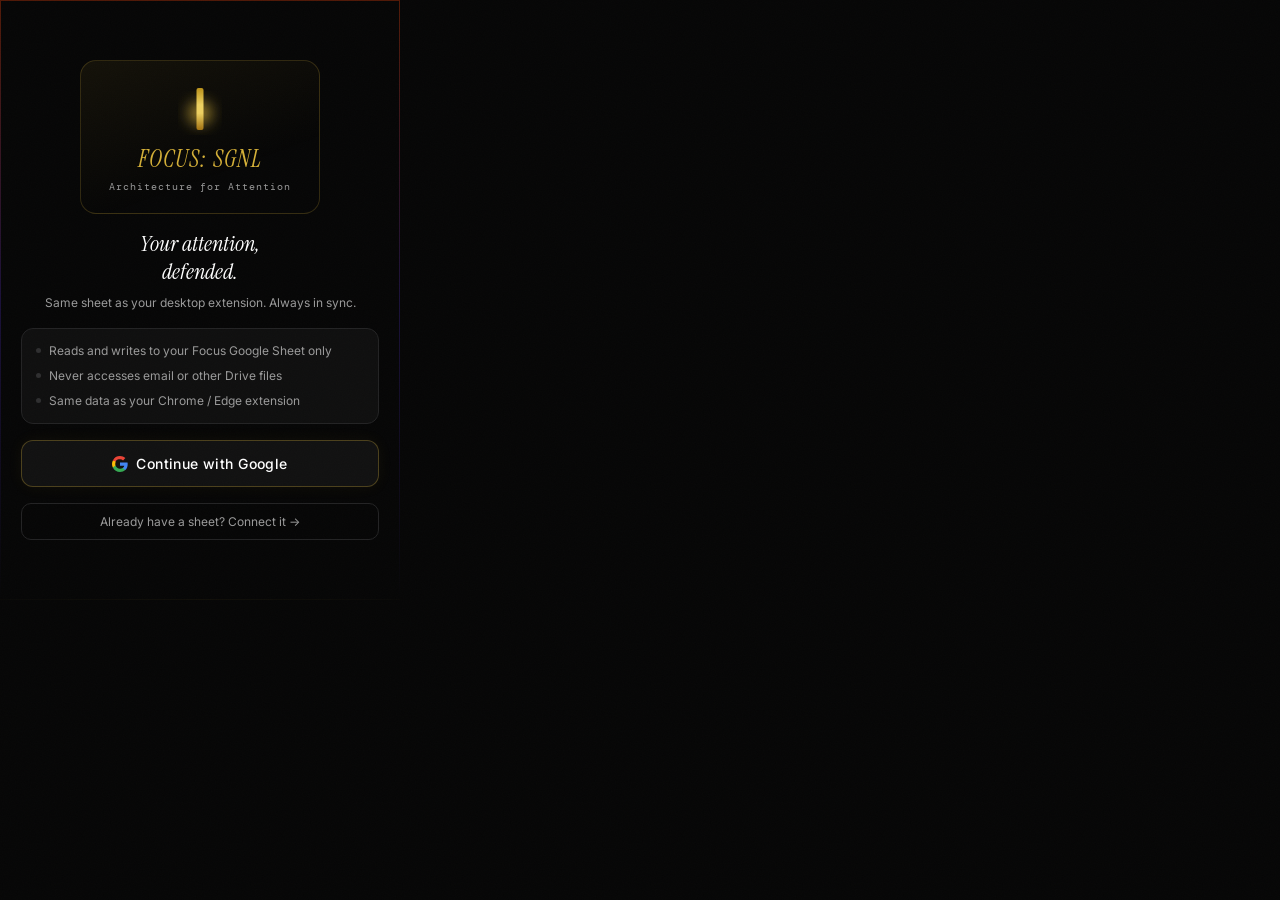
<file: extension/popup.html>
<!DOCTYPE html>
<html lang="en">
<head>
  <meta charset="UTF-8">
  <title>FOCUS: SGNL — Extension</title>
  <link rel="preconnect" href="https://fonts.googleapis.com">
  <link href="https://fonts.googleapis.com/css2?family=Instrument+Serif:ital@0;1&family=Inter:wght@300;400;500;600&family=DM+Mono:wght@400;500&display=swap" rel="stylesheet">
  <style>
    *,*::before,*::after{box-sizing:border-box;margin:0;padding:0}
    :root{
      --void:#050505;--void-2:#0a0a0a;--void-3:#111;
      --basalt:#1A1A1B;--basalt-2:#222223;--basalt-3:#2e2e2f;
      --smoke:#999;--smoke-2:#777;
      --copper:#D4AF37;--copper-lt:#EDD060;--copper-dim:rgba(212,175,55,.12);
      --copper-glow:rgba(212,175,55,.3);--copper-border:rgba(212,175,55,.2);
      --zen:#C0C0C0;--zen-lt:#D8D8D8;--zen-dim:rgba(192,192,192,.10);
      --zen-glow:rgba(192,192,192,.25);--zen-border:rgba(192,192,192,.18);
      --au-gradient:linear-gradient(135deg,#ff4208 0%,#4827af 100%);
      --signal:#22c55e;--danger:#ef4444;--del:#3b8bd4;--ign:#7e60dc;
      --serif:'Instrument Serif',Georgia,serif;--sans:'Inter',system-ui,sans-serif;--mono:'DM Mono',monospace;
    }
    html,body{width:400px;height:600px;overflow:hidden;font-family:var(--sans);background:var(--void);color:#fff}
    body::before{content:'';position:absolute;inset:0;z-index:1000;pointer-events:none;background-image:url("data:image/svg+xml,%3Csvg viewBox='0 0 200 200' xmlns='http://www.w3.org/2000/svg'%3E%3Cfilter id='n'%3E%3CfeTurbulence type='fractalNoise' baseFrequency='0.85' numOctaves='4' stitchTiles='stitch'/%3E%3C/filter%3E%3Crect width='100%25' height='100%25' filter='url(%23n)'/%3E%3C/svg%3E");background-size:200px;opacity:.022;mix-blend-mode:screen}
    #app{height:100%;display:flex;flex-direction:column;transition:background .4s}
    #app.work{background:radial-gradient(ellipse 400px 300px at 50% 0%,rgba(212,175,55,.05),var(--void) 70%);border:1px solid transparent;border-image:linear-gradient(180deg,rgba(255,66,8,.3) 0%,rgba(72,39,175,.3) 50%,transparent 100%) 1}
    #app.personal{background:radial-gradient(ellipse 400px 300px at 50% 0%,rgba(192,192,192,.07),var(--void) 70%);border:1px solid transparent;border-image:none}
    .topbar{height:1px;flex-shrink:0}
    .work .topbar{background:var(--au-gradient)} .personal .topbar{background:var(--zen)}
    /* HEADER */
    .header{display:flex;align-items:center;justify-content:space-between;padding:12px 16px;border-bottom:1px solid var(--basalt);flex-shrink:0}
    .header-left{display:flex;align-items:center;gap:10px}
    .header-mark{flex-shrink:0}
    .work .header-mark{filter:drop-shadow(0 0 8px rgba(212,175,55,.4))}
    .personal .header-mark{filter:drop-shadow(0 0 8px rgba(192,192,192,.4)) grayscale(1) brightness(1.3)}
    .header-brand{display:flex;flex-direction:column;gap:1px}
    .header-title{font-family:var(--serif);font-style:italic;font-size:16px;line-height:1}
    .work .header-title{color:var(--copper)} .personal .header-title{color:var(--zen-lt)}
    .ctx-label{font-size:9px;font-family:var(--mono);letter-spacing:.12em;text-transform:uppercase}
    .work .ctx-label{color:var(--copper);opacity:.6} .personal .ctx-label{color:var(--zen)}
    .header-right{display:flex;align-items:center;gap:8px}
    .icon-btn{background:none;border:none;cursor:pointer;padding:4px;opacity:.4;transition:opacity .2s;-webkit-tap-highlight-color:transparent;display:flex;align-items:center}
    .icon-btn:active{opacity:1}
    .work .icon-btn{color:var(--copper)} .personal .icon-btn{color:var(--zen)}
    .mode-toggle{display:flex;align-items:center;gap:5px}
    .toggle-ico{width:20px;height:20px;border-radius:4px;display:flex;align-items:center;justify-content:center;transition:all .35s cubic-bezier(.16,1,.3,1)}
    .work .toggle-ico.w{color:var(--copper);filter:drop-shadow(0 0 4px rgba(212,175,55,.3))} .work .toggle-ico.p{color:var(--basalt-3);filter:none}
    .personal .toggle-ico.p{color:var(--zen);filter:drop-shadow(0 0 4px rgba(192,192,192,.3))} .personal .toggle-ico.w{color:var(--basalt-3);filter:none}
    .toggle-track{width:44px;height:22px;border-radius:4px;border:0.5px solid rgba(255,255,255,.08);cursor:pointer;position:relative;transition:all .4s cubic-bezier(.16,1,.3,1);-webkit-tap-highlight-color:transparent;background:rgba(17,17,17,.9);box-shadow:inset 0 1px 3px rgba(0,0,0,.5),0 0.5px 0 rgba(255,255,255,.04);overflow:hidden}
    .toggle-track::before{content:'';position:absolute;inset:0;background:repeating-linear-gradient(90deg,transparent 0,transparent 3px,rgba(255,255,255,.03) 3px,rgba(255,255,255,.03) 3.5px);pointer-events:none}
    .work .toggle-track{border-color:rgba(212,175,55,.2);box-shadow:inset 0 1px 3px rgba(0,0,0,.5),0 0 8px rgba(212,175,55,.08)}
    .personal .toggle-track{border-color:rgba(192,192,192,.2);box-shadow:inset 0 1px 3px rgba(0,0,0,.5),0 0 8px rgba(192,192,192,.08)}
    .toggle-thumb{position:absolute;top:3px;left:3px;width:16px;height:16px;border-radius:3px;transition:transform .4s cubic-bezier(.16,1,.3,1),background .3s,box-shadow .3s;background:linear-gradient(145deg,#555 0%,#333 50%,#444 100%);box-shadow:0 0 4px rgba(0,0,0,.4),inset 0 0.5px 0 rgba(255,255,255,.12)}
    .toggle-thumb::before{content:'';position:absolute;inset:3px;background:repeating-linear-gradient(45deg,transparent 0,transparent 1.5px,rgba(255,255,255,.06) 1.5px,rgba(255,255,255,.06) 2px);border-radius:1px}
    .work .toggle-thumb{transform:translateX(22px);background:linear-gradient(145deg,#C09020 0%,#EDD060 45%,#B08010 100%);box-shadow:0 0 8px rgba(212,175,55,.3),inset 0 0.5px 0 rgba(255,255,255,.2)}
    .personal .toggle-thumb{background:linear-gradient(145deg,#999 0%,#D0D0D0 45%,#999 100%);box-shadow:0 0 8px rgba(192,192,192,.3),inset 0 0.5px 0 rgba(255,255,255,.25)}
    /* SCREENS */
    .screen{display:none;flex:1;flex-direction:column;overflow:hidden} .screen.active{display:flex}
    /* LOGIN */
    #screen-login{align-items:center;justify-content:center;padding:24px 20px;gap:16px;background:var(--void);overflow-y:auto}
    .login-logo-wrap{display:flex;flex-direction:column;align-items:center;padding:20px 28px;border-radius:16px;border:0.5px solid var(--copper-border);background:linear-gradient(160deg,rgba(212,175,55,.07),rgba(5,5,5,0) 70%);gap:6px}
    .login-logo{font-family:var(--serif);font-style:italic;font-size:24px;color:var(--copper);letter-spacing:.04em}
    .login-logo-sub{font-size:10px;font-family:var(--mono);color:var(--smoke);letter-spacing:.1em}
    .login-title{font-family:var(--serif);font-style:italic;font-size:20px;color:#fff;text-align:center;line-height:1.3}
    .login-sub{font-size:12px;color:var(--smoke);text-align:center;line-height:1.6}
    .login-perms{width:100%;border-radius:12px;border:0.5px solid var(--basalt-2);background:rgba(17,17,17,.85);backdrop-filter:blur(20px);padding:14px;display:flex;flex-direction:column;gap:8px}
    .login-perm{display:flex;align-items:flex-start;gap:8px;font-size:12px;color:var(--smoke);line-height:1.4}
    .perm-dot{width:5px;height:5px;border-radius:50%;background:var(--basalt-3);flex-shrink:0;margin-top:5px}
    .btn-login{width:100%;padding:14px;border-radius:12px;border:0.5px solid rgba(212,175,55,.3);font-family:var(--sans);font-size:14px;font-weight:500;cursor:pointer;background:rgba(17,17,17,.95);color:#fff;display:flex;align-items:center;justify-content:center;gap:8px;letter-spacing:.03em;-webkit-tap-highlight-color:transparent;transition:all .2s;box-shadow:0 0 16px rgba(212,175,55,.06)}
    .btn-login:active{opacity:.9;border-color:var(--copper);box-shadow:0 0 20px rgba(212,175,55,.12)}
    .connect-existing{width:100%;background:none;border:0.5px solid var(--basalt-2);border-radius:10px;padding:10px;font-family:var(--sans);font-size:12px;color:var(--smoke);cursor:pointer;text-align:center;-webkit-tap-highlight-color:transparent;transition:all .2s}
    .connect-existing:active{border-color:var(--copper);color:var(--copper)}
    .sheet-id-input{width:100%;padding:10px 12px;border-radius:9px;border:0.5px solid var(--basalt-2);font-family:var(--mono);font-size:11px;outline:none;background:var(--void-3);color:#fff;display:none}
    .sheet-id-input::placeholder{color:var(--smoke-2)} .sheet-id-input.visible{display:block}
    #connect-sheet-btn{display:none;width:100%;padding:11px;border-radius:9px;border:0.5px solid rgba(212,175,55,.25);font-family:var(--sans);font-size:13px;font-weight:500;cursor:pointer;background:rgba(17,17,17,.95);color:var(--copper)}
    #login-error{font-size:12px;color:var(--danger);text-align:center;display:none;line-height:1.5}
    /* IGNITION OVERLAY */
    .ignition-overlay{position:absolute;inset:0;z-index:500;background:rgba(5,5,5,.97);backdrop-filter:blur(40px) saturate(160%);display:none;flex-direction:column;align-items:center;justify-content:center;padding:24px;overflow-y:auto;gap:18px}
    .ignition-overlay.active{display:flex}
    .ignition-mark{filter:drop-shadow(0 0 16px rgba(212,175,55,.4))}
    .ignition-title{font-family:var(--serif);font-style:italic;font-size:24px;color:#fff;text-align:center;line-height:1.2}
    .ignition-sub{font-size:13px;color:var(--smoke);text-align:center;line-height:1.5}
    .ignition-inputs{display:flex;flex-direction:column;gap:12px;width:100%;max-width:400px}
    .ignition-field{display:flex;flex-direction:column;gap:6px}
    .ignition-field-label{font-size:10px;font-weight:500;letter-spacing:.1em;text-transform:uppercase;display:flex;align-items:center;gap:6px}
    .ignition-field-label.pl{color:var(--zen)} .ignition-field-label.wk{color:var(--copper)}
    .ignition-input{padding:12px 14px;border-radius:10px;border:0.5px solid var(--basalt-2);background:var(--void-3);color:#fff;font-family:var(--serif);font-style:italic;font-size:14px;outline:none;width:100%;line-height:1.5;transition:border-color .2s}
    .ignition-input:focus{border-color:var(--copper)} .ignition-input::placeholder{color:var(--smoke-2)}
    .ignition-error{font-size:12px;color:var(--danger);text-align:center;min-height:18px}
    .ignition-cta{padding:14px;border-radius:10px;border:none;font-family:var(--sans);font-size:14px;font-weight:500;cursor:pointer;background:var(--au-gradient);color:#fff;width:100%;max-width:400px;letter-spacing:.04em;-webkit-tap-highlight-color:transparent}
    .ignition-skip{font-size:11px;font-family:var(--mono);color:var(--smoke-2);background:none;border:none;cursor:pointer;text-decoration:underline;-webkit-tap-highlight-color:transparent}
    /* CAPTURE */
    #screen-capture{padding:0}
    .capture-scroll{flex:1;overflow-y:auto;padding:14px;display:flex;flex-direction:column;gap:12px;-webkit-overflow-scrolling:touch}
    .capture-nudge{font-family:var(--serif);font-style:italic;font-size:13px;line-height:1.5;padding:2px 0 4px;transition:color .5s}
    .work .capture-nudge{color:rgba(212,175,55,.5)} .personal .capture-nudge{color:rgba(192,192,192,.55)}
    .task-textarea{width:100%;padding:14px;border-radius:12px;border:0.5px solid var(--basalt-2);background:rgba(17,17,17,.85);backdrop-filter:blur(12px);color:#fff;font-family:var(--sans);font-size:16px;outline:none;resize:none;line-height:1.55;transition:border-color .2s,box-shadow .2s;min-height:100px}
    .work .task-textarea:focus{border-color:var(--copper);box-shadow:0 0 0 3px var(--copper-dim)}
    .personal .task-textarea:focus{border-color:var(--zen);box-shadow:0 0 0 3px var(--zen-dim)}
    .task-textarea::placeholder{color:var(--smoke-2)}
    .field-label{font-size:10px;font-weight:500;margin-bottom:7px;letter-spacing:.07em;text-transform:uppercase}
    .work .field-label{color:var(--copper)} .personal .field-label{color:var(--zen)}
    .field-opt{font-weight:400;opacity:.5;text-transform:none;letter-spacing:0;font-size:9px}
    .sn-seg{display:flex;border-radius:10px;overflow:hidden;border:0.5px solid var(--basalt-2)}
    .sn-btn{flex:1;padding:13px 8px;font-size:13px;font-family:var(--sans);font-weight:500;cursor:pointer;border:none;transition:all .2s;display:flex;align-items:center;justify-content:center;gap:5px;background:rgba(17,17,17,.85);color:var(--smoke);-webkit-tap-highlight-color:transparent}
    .sn-btn.sig-on{background:rgba(34,197,94,.12);color:var(--signal)} .sn-btn.noi-on{background:rgba(212,175,55,.1);color:var(--copper)}
    .due-input{width:100%;padding:12px 14px;border-radius:10px;border:0.5px solid var(--basalt-2);background:rgba(17,17,17,.85);color:#fff;font-family:var(--sans);font-size:14px;outline:none;transition:border-color .2s;cursor:pointer}
    .work .due-input:focus{border-color:var(--copper)} .personal .due-input:focus{border-color:var(--zen)}
    .tag-chips-wrap{display:flex;flex-wrap:wrap;gap:7px}
    .tag-chip{padding:5px 10px;border-radius:3px;font-size:10px;font-family:var(--mono);font-variant:small-caps;letter-spacing:.06em;cursor:pointer;border:0.5px solid transparent;background:none;transition:all .18s;user-select:none;-webkit-user-select:none;-webkit-tap-highlight-color:transparent}
    .tag-chip.selected{opacity:1} .tag-chip:not(.selected){opacity:.28;filter:saturate(.2) brightness(.7)}
    .task-tag-pwa{display:inline-flex;align-items:center;gap:5px;padding:0;border-radius:0;font-size:9px;font-family:var(--sans);font-weight:400;letter-spacing:1.5px;text-transform:uppercase;border:none;white-space:nowrap;cursor:pointer;transition:color .3s}
    .ctx-toggle{font-size:13px;cursor:pointer;background:none;border:none;font-family:var(--sans);padding:0;color:var(--smoke-2);-webkit-tap-highlight-color:transparent;transition:color .2s;display:flex;align-items:center;gap:4px}
    .ctx-textarea{width:100%;padding:12px 14px;border-radius:10px;border:0.5px solid var(--basalt-2);background:rgba(17,17,17,.85);color:#fff;font-family:var(--sans);font-size:13px;resize:none;outline:none;line-height:1.5;display:none}
    .ctx-textarea.open{display:block} .ctx-textarea::placeholder{color:var(--smoke-2)}
    .capture-footer{padding:10px 14px;border-top:0.5px solid var(--basalt);flex-shrink:0}
    .stats-bar{display:flex;align-items:center;gap:8px;font-size:11px;font-family:var(--mono);margin-bottom:10px}
    .stats-bar .sig{color:var(--signal)} .stats-bar .noi{color:var(--copper)} .stats-bar .sep{color:var(--basalt-3)} .stats-bar .rat{color:var(--smoke-2)}
    /* CAPTURE MODE TOGGLE */
    .cap-mode-seg{display:flex!important;border-radius:8px;overflow:hidden;border:0.5px solid var(--basalt-2);margin-bottom:4px;min-height:36px;flex-shrink:0}
    .cap-mode-btn{flex:1;padding:8px;font-size:11px;font-family:var(--mono);letter-spacing:.04em;cursor:pointer;border:none;background:rgba(17,17,17,.85);color:var(--smoke-2);transition:background .2s,color .2s;-webkit-tap-highlight-color:transparent}
    .work .cap-mode-btn.active{background:rgba(212,175,55,.08);color:var(--copper)}
    .personal .cap-mode-btn.active{background:rgba(192,192,192,.08);color:var(--zen)}
    /* NOTES LIST */
    .note-item{padding:12px;border-radius:8px;border:0.5px solid rgba(255,255,255,.06);background:rgba(26,26,27,.6);backdrop-filter:blur(12px);display:flex;flex-direction:column;gap:8px}
    .note-text{font-family:var(--serif);font-style:italic;font-size:14px;color:#fff;line-height:1.5;word-break:break-word}
    .note-meta{display:flex;align-items:center;justify-content:space-between;font-size:10px;font-family:var(--mono);color:var(--smoke-2)}
    .note-actions{display:flex;gap:8px}
    .note-action-btn{padding:5px 10px;border-radius:6px;font-size:10px;font-family:var(--mono);cursor:pointer;border:0.5px solid;transition:all .2s;-webkit-tap-highlight-color:transparent;background:none}
    .note-promote-btn{border-color:rgba(34,197,94,.3);color:var(--signal)}
    .note-promote-btn:active{background:rgba(34,197,94,.1)}
    .note-archive-btn{border-color:rgba(239,68,68,.2);color:var(--smoke-2)}
    .note-archive-btn:active{background:rgba(239,68,68,.06)}
    .notes-section-label{font-size:8px;font-weight:500;letter-spacing:3px;text-transform:uppercase;color:var(--smoke-2);padding:12px 0 6px;display:flex;align-items:center;gap:14px}
    .notes-section-label::after{content:'';flex:1;height:0.5px;background:rgba(255,255,255,.08)}
    .note-empty{text-align:center;padding:20px;font-size:12px;color:var(--smoke-2);font-family:var(--serif);font-style:italic}
    .note-edit-wrap{display:none;flex-direction:column;gap:8px}
    .note-item.editing .note-text,.note-item.editing .note-meta{display:none}
    .note-item.editing .note-edit-wrap{display:flex}
    .note-edit-textarea{width:100%;padding:10px;border-radius:8px;border:0.5px solid var(--basalt-2);background:rgba(17,17,17,.85);color:#fff;font-family:var(--serif);font-style:italic;font-size:14px;resize:none;outline:none;line-height:1.5}
    .work .note-edit-textarea:focus{border-color:var(--copper);box-shadow:0 0 0 3px var(--copper-dim)}
    .personal .note-edit-textarea:focus{border-color:var(--zen);box-shadow:0 0 0 3px var(--zen-dim)}
    .note-edit-actions{display:flex;gap:8px;justify-content:flex-end}
    .note-edit-cancel{padding:5px 10px;border-radius:6px;font-size:10px;font-family:var(--mono);cursor:pointer;border:0.5px solid var(--basalt-2);color:var(--smoke-2);background:none;-webkit-tap-highlight-color:transparent}
    .note-edit-save{padding:5px 10px;border-radius:6px;font-size:10px;font-family:var(--mono);cursor:pointer;border:0.5px solid rgba(34,197,94,.3);color:var(--signal);background:none;-webkit-tap-highlight-color:transparent}
    /* TASKS */
    .chrono-ticker-wrap{position:relative;flex-shrink:0;-webkit-mask-image:linear-gradient(to right,transparent 0%,black 8%,black 92%,transparent 100%);border-bottom:0.5px solid var(--basalt)}
    .chrono-ticker-wrap.empty{display:none}
    .chrono-ticker{display:flex;gap:8px;padding:8px 14px;overflow-x:auto;scroll-snap-type:x mandatory;scrollbar-width:none;-webkit-overflow-scrolling:touch}
    .chrono-ticker::-webkit-scrollbar{display:none}
    .ticker-card{flex-shrink:0;scroll-snap-align:start;display:flex;flex-direction:column;gap:3px;padding:9px 12px;border-radius:9px;border:0.5px solid;min-width:120px;max-width:170px;background:rgba(26,26,27,.7);backdrop-filter:blur(12px)}
    .ticker-card.signal{border-color:rgba(212,175,55,.2)} .ticker-card.noise{border-color:var(--basalt)}
    .ticker-type{font-size:9px;font-family:var(--mono);line-height:1}
    .ticker-card.signal .ticker-type{color:var(--copper)} .ticker-card.noise .ticker-type{color:var(--smoke-2)}
    .ticker-name{font-size:12px;line-height:1.3;white-space:nowrap;overflow:hidden;text-overflow:ellipsis}
    .ticker-card.signal .ticker-name{color:#fff} .ticker-card.noise .ticker-name{color:var(--smoke)}
    .ticker-due{font-size:9px;font-family:var(--mono);color:var(--smoke-2)} .ticker-due.urgent{color:var(--danger)!important}
    .tasks-stats{display:flex;gap:7px;padding:10px 14px;flex-shrink:0}
    .ts-card{flex:1;text-align:center;padding:9px 4px;border-radius:9px;border:0.5px solid var(--basalt-2);background:rgba(17,17,17,.85);backdrop-filter:blur(8px)}
    .ts-num{font-size:19px;font-weight:600;font-family:var(--mono);line-height:1}
    .ts-card.s .ts-num{color:var(--signal)} .ts-card.n .ts-num{color:var(--copper)} .ts-card.d .ts-num{color:var(--smoke)} .ts-card.r .ts-num{font-size:13px}
    .work .ts-card.r .ts-num{color:var(--copper)} .personal .ts-card.r .ts-num{color:var(--zen)}
    .ts-lbl{font-size:9px;font-family:var(--mono);margin-top:3px;color:var(--smoke-2)}
    .tag-filter-bar{display:none;padding:5px 14px;font-size:10px;font-family:var(--mono);cursor:pointer;border-bottom:0.5px solid;flex-shrink:0;-webkit-tap-highlight-color:transparent}
    .tag-filter-bar.visible{display:flex;align-items:center;justify-content:space-between}
    .work .tag-filter-bar{color:var(--copper);border-color:rgba(212,175,55,.15);background:rgba(212,175,55,.04)}
    .personal .tag-filter-bar{color:var(--zen);border-color:var(--zen-border);background:rgba(192,192,192,.04)}
    .tasks-tabs{display:flex;border-bottom:0.5px solid var(--basalt);padding:0 14px;flex-shrink:0}
    .tasks-tab{padding:9px 10px;font-size:11px;cursor:pointer;border:none;background:none;font-family:var(--sans);border-bottom:1.5px solid transparent;margin-bottom:-1px;transition:color .15s,border-color .15s;color:var(--smoke);-webkit-tap-highlight-color:transparent}
    .tasks-tab.active{color:#fff}
    .work .tasks-tab.active{border-bottom-color:var(--copper)} .personal .tasks-tab.active{border-bottom-color:var(--zen)}
    .tasks-tab.active::before{content:'·';margin-right:4px}
    .work .tasks-tab.active::before{color:var(--copper)} .personal .tasks-tab.active::before{color:var(--zen)}
    .tasks-list{flex:1;overflow-y:auto;padding:12px 14px;display:flex;flex-direction:column;gap:5px;-webkit-overflow-scrolling:touch}
    .section-lbl{font-size:8px;font-weight:500;letter-spacing:4px;text-transform:uppercase;color:var(--smoke-2);padding:8px 0 6px;display:flex;align-items:center;gap:14px}
    .section-lbl::after{content:'';flex:1;height:0.5px;background:rgba(255,255,255,.08)}
    .task-item{display:block;border-radius:4px;border:0.5px solid rgba(255,255,255,.08);position:relative;overflow:visible}
    .task-item.signal{background:rgba(26,26,27,.85);border-left:2px solid var(--copper);box-shadow:-2px 0 8px rgba(212,175,55,.25)}
    .task-item.signal .task-name{font-family:var(--serif);font-style:italic;font-size:15px;color:#fff;line-height:1.35}
    .task-item.signal:active{background:rgba(212,175,55,.06);box-shadow:-2px 0 16px rgba(212,175,55,.3)}
    .personal .task-item.signal{border-left-color:var(--zen);box-shadow:-2px 0 8px rgba(192,192,192,.2)}
    .personal .task-item.signal:active{background:rgba(192,192,192,.04);box-shadow:-2px 0 16px rgba(192,192,192,.2)}
    .task-item.noise{background:rgba(26,26,27,.6);border-color:rgba(255,255,255,.03);opacity:.55}
    .task-item.noise:active{opacity:.7}
    .task-item.noise .task-name{color:var(--smoke)!important;font-family:var(--sans);font-style:normal;font-size:13px}
    .task-item.done{opacity:.3} .task-item.done .task-name{text-decoration:line-through;font-family:var(--sans)!important;font-style:normal!important;font-size:12px;color:var(--smoke-2)!important}
    .task-item.done .task-main{padding:8px 20px}
    .section-done-list{-webkit-mask-image:linear-gradient(to bottom,rgba(0,0,0,1) 0%,rgba(0,0,0,0) 100%);mask-image:linear-gradient(to bottom,rgba(0,0,0,1) 0%,rgba(0,0,0,0) 100%)}
    .task-item.noise-aged{opacity:.35;border-color:rgba(255,255,255,.025)!important}
    .task-item.noise-decayed{opacity:.22;border-color:rgba(239,68,68,.15)!important;box-shadow:0 0 6px rgba(239,68,68,.06)}
    .task-item.is-ostracized{opacity:.05!important;filter:blur(2px)!important;pointer-events:none}
    @keyframes filamentPulse{0%,100%{opacity:1}50%{opacity:.3}}
    @keyframes implode{0%{opacity:1;transform:scale(1)}30%{transform:scale(1.02);filter:brightness(1.8)}100%{opacity:0;transform:scale(.8);max-height:0;margin:0;padding:0;overflow:hidden}}
    .task-item.imploding{animation:implode .5s cubic-bezier(.22,1,.36,1) forwards;pointer-events:none;overflow:hidden}
    .task-main{display:flex;align-items:flex-start;gap:10px;padding:14px 16px;position:relative;min-height:48px}
    .task-main::before{content:'';position:absolute;left:0;top:6px;bottom:6px;width:2px;border-radius:0 1px 1px 0}
    .task-item.signal .task-main::before{background:var(--copper);box-shadow:0 0 8px rgba(212,175,55,.3);animation:filamentPulse 3.5s ease-in-out infinite}
    .personal .task-item.signal .task-main::before{background:var(--zen);box-shadow:0 0 8px rgba(192,192,192,.25)}
    .task-item.noise .task-main::before{background:var(--basalt-2)}
    .task-item.noise .task-main{padding:10px 16px;min-height:36px}
    .task-check{width:20px;height:20px;border-radius:50%;border:1px solid;flex-shrink:0;margin-top:1px;cursor:pointer;display:flex;align-items:center;justify-content:center;-webkit-tap-highlight-color:transparent}
    .task-item.signal .task-check{border-color:rgba(212,175,55,.25)} .task-item.noise .task-check{border-color:rgba(255,255,255,.08)}
    .personal .task-item.signal .task-check{border-color:rgba(192,192,192,.25)}
    .task-item.done .task-check{background:var(--signal)!important;border-color:var(--signal)!important}
    .check-tick{font-size:10px;color:#000;display:none} .task-item.done .check-tick{display:block}
    .task-body{flex:1;min-width:0}
    .task-name{font-size:14px;font-weight:400;line-height:1.4;margin-bottom:4px;color:#F0F0F0}
    .task-meta{display:flex;gap:10px;flex-wrap:wrap;align-items:center;font-size:11px;color:var(--smoke-2)}
    .tag{font-size:9px;font-family:var(--mono);font-weight:400;letter-spacing:1.5px;text-transform:uppercase;padding:0;border-radius:0;background:none}
    .tag.sig{color:var(--signal)} .tag.noi{color:var(--copper)}
    .tag.due{color:var(--danger)} .tag.muted{color:var(--smoke-2)}
    .task-actions{display:flex;gap:4px;flex-shrink:0;align-items:center}
    .reorder-btn{width:22px;height:22px;border-radius:4px;border:0.5px solid rgba(255,255,255,.06);background:none;cursor:pointer;font-size:11px;display:flex;align-items:center;justify-content:center;color:var(--smoke-2);-webkit-tap-highlight-color:transparent}
    .reorder-btn:active{border-color:rgba(255,255,255,.15);color:var(--copper)}
    .reorder-btn:disabled{opacity:.1}
    /* EDIT PANEL */
    .edit-panel{max-height:0;overflow:hidden;opacity:0;transition:max-height .3s cubic-bezier(.22,1,.36,1),opacity .25s;border-top:none}
    .edit-panel.open{max-height:500px;opacity:1;border-top:0.5px solid rgba(255,255,255,.06)}
    .edit-inner{padding:14px 22px;display:flex;flex-direction:column;gap:10px}
    .edit-field-label{font-size:9px;font-weight:500;letter-spacing:.08em;text-transform:uppercase;color:var(--smoke-2);margin-bottom:4px}
    .edit-input{width:100%;padding:11px 14px;border-radius:4px;border:0.5px solid rgba(255,255,255,.1);background:rgba(26,26,27,.15);backdrop-filter:blur(20px);font-family:var(--sans);font-size:13px;color:#fff;outline:none;line-height:1.5;transition:border-color .3s}
    .work .edit-input:focus{border-color:var(--copper)} .personal .edit-input:focus{border-color:var(--zen)}
    .edit-input::placeholder{color:var(--smoke-2)}
    .edit-sn-row{display:flex;gap:6px}
    .edit-sn-btn{flex:1;padding:8px;border-radius:4px;font-size:11px;font-family:var(--mono);border:0.5px solid rgba(255,255,255,.06);background:none;color:var(--smoke);cursor:pointer;transition:all .15s;-webkit-tap-highlight-color:transparent}
    .edit-sn-btn.active-sig{background:rgba(34,197,94,.1);color:var(--signal);border-color:rgba(34,197,94,.3)}
    .edit-sn-btn.active-noi{background:rgba(212,175,55,.08);color:var(--copper);border-color:rgba(212,175,55,.25)}
    .edit-cat-btn{flex:1;padding:8px;border-radius:4px;font-size:11px;font-family:var(--mono);border:0.5px solid rgba(255,255,255,.06);background:none;color:var(--smoke);cursor:pointer;transition:all .15s;-webkit-tap-highlight-color:transparent}
    .edit-cat-btn.active-cat{background:rgba(192,192,192,.1);color:var(--zen-lt);border-color:rgba(192,192,192,.3)}
    .edit-tags-wrap{display:flex;flex-wrap:wrap;gap:5px}
    .edit-tag-chip{padding:4px 8px;border-radius:3px;font-size:9px;font-family:var(--mono);font-variant:small-caps;letter-spacing:.05em;cursor:pointer;border:0.5px solid transparent;transition:all .15s;-webkit-tap-highlight-color:transparent}
    .edit-tag-chip.selected{opacity:1} .edit-tag-chip:not(.selected){opacity:.25}
    .edit-note{width:100%;padding:11px 14px;border-radius:4px;border:0.5px solid rgba(255,255,255,.1);background:rgba(26,26,27,.15);backdrop-filter:blur(20px);font-family:var(--serif);font-style:italic;font-size:12px;color:#fff;resize:none;outline:none;line-height:1.6}
    .work .edit-note:focus{border-color:var(--copper)} .personal .edit-note:focus{border-color:var(--zen)}
    .edit-note::placeholder{color:var(--smoke-2)}
    .edit-actions{display:flex;gap:8px;justify-content:flex-end}
    .edit-save{padding:8px 18px;border-radius:4px;border:0.5px solid rgba(255,255,255,.1);background:transparent;font-family:var(--sans);font-size:9px;font-weight:500;letter-spacing:2px;text-transform:uppercase;cursor:pointer;transition:all .3s;-webkit-tap-highlight-color:transparent}
    .work .edit-save{color:var(--copper);border-color:rgba(212,175,55,.25)} .work .edit-save:active{background:rgba(212,175,55,.08)}
    .personal .edit-save{color:var(--zen);border-color:rgba(192,192,192,.25)} .personal .edit-save:active{background:rgba(192,192,192,.06)}
    .edit-cancel{padding:8px 14px;border-radius:4px;border:0.5px solid rgba(255,255,255,.06);background:none;font-family:var(--sans);font-size:9px;font-weight:500;letter-spacing:2px;text-transform:uppercase;color:var(--smoke-2);cursor:pointer;transition:all .3s}
    .task-actions .task-edit-btn{width:22px;height:22px;border-radius:4px;border:0.5px solid rgba(255,255,255,.06);background:none;cursor:pointer;font-size:10px;display:flex;align-items:center;justify-content:center;color:var(--smoke-2);opacity:.3;transition:all .2s;-webkit-tap-highlight-color:transparent}
    .task-edit-btn:active{opacity:.8}
    .work .task-edit-btn:active{color:var(--copper)} .personal .task-edit-btn:active{color:var(--zen)}
    .tasks-footer{padding:10px 14px;border-top:0.5px solid var(--basalt);flex-shrink:0}
    .prog-track{height:2px;border-radius:1px;overflow:hidden;background:var(--basalt);margin-bottom:4px}
    .prog-fill{height:100%;border-radius:1px;transition:width .4s}
    .work .prog-fill{background:var(--au-gradient)} .personal .prog-fill{background:var(--zen)}
    .prog-label{font-size:10px;font-family:var(--mono);color:var(--smoke-2)}
    /* RITUAL */
    .ritual-phase-toggle{display:flex;border-bottom:0.5px solid var(--basalt);padding:0 14px;flex-shrink:0}
    .rpt-btn{flex:1;padding:9px 6px;font-size:11px;cursor:pointer;border:none;background:none;font-family:var(--sans);border-bottom:1.5px solid transparent;margin-bottom:-1px;transition:color .15s,border-color .15s;color:var(--smoke);display:flex;align-items:center;justify-content:center;gap:6px;-webkit-tap-highlight-color:transparent}
    .work .rpt-btn.active{color:var(--copper);border-bottom-color:var(--copper)}
    .personal .rpt-btn.active{color:var(--zen);border-bottom-color:var(--zen)}
    .ritual-hero{padding:16px 16px 12px;flex-shrink:0}
    .ritual-hero-top{display:flex;align-items:center;justify-content:space-between;margin-bottom:10px}
    .ritual-time{font-size:9px;font-family:var(--mono);color:var(--smoke-2)}
    .phase-pill{padding:3px 10px;border-radius:20px;font-size:9px;font-weight:500;letter-spacing:.06em;text-transform:uppercase}
    .work.morning .phase-pill,.work .phase-pill.morning{background:rgba(212,175,55,.1);color:var(--copper);border:0.5px solid var(--copper-border)}
    .work.evening .phase-pill,.work .phase-pill.evening,.work .phase-pill.default{background:rgba(72,39,175,.15);color:#9080FF;border:0.5px solid rgba(72,39,175,.25)}
    .personal .phase-pill{background:rgba(192,192,192,.12);color:var(--zen);border:0.5px solid var(--zen-border)}
    .ritual-title{font-family:var(--serif);font-style:italic;font-size:22px;color:#fff;line-height:1.2}
    .ritual-sub{font-size:12px;color:var(--smoke);line-height:1.5;margin-top:3px}
    .ritual-hero-line{height:1px;margin:12px 0 0}
    .work .ritual-hero-line{background:linear-gradient(90deg,rgba(212,175,55,.25),transparent)}
    .personal .ritual-hero-line{background:linear-gradient(90deg,rgba(192,192,192,.25),transparent)}
    .ritual-body{padding:12px 14px;display:flex;flex-direction:column;gap:12px;flex:1;overflow-y:auto;-webkit-overflow-scrolling:touch}
    .ritual-section-label{font-size:9px;font-weight:500;letter-spacing:.1em;text-transform:uppercase;margin-bottom:7px;color:var(--smoke-2)}
    .focus-card{border-radius:10px;border:0.5px solid var(--basalt-2);padding:12px;background:rgba(26,26,27,.5);backdrop-filter:blur(16px)}
    .focus-pill-label{font-size:9px;font-weight:500;letter-spacing:.09em;text-transform:uppercase;margin-bottom:8px;display:flex;align-items:center;gap:5px}
    .focus-pill-label::before{content:'';width:5px;height:5px;border-radius:50%;flex-shrink:0}
    .work .focus-pill-label{color:var(--copper)} .work .focus-pill-label::before{background:var(--copper);box-shadow:0 0 5px var(--copper-glow)}
    .personal .focus-pill-label{color:var(--zen)} .personal .focus-pill-label::before{background:var(--zen);box-shadow:0 0 5px var(--zen-glow)}
    .focus-input{width:100%;padding:10px 12px;border-radius:8px;border:0.5px solid var(--basalt-2);background:var(--void-2);font-family:var(--serif);font-style:italic;font-size:14px;color:#fff;outline:none;line-height:1.5}
    .work .focus-input:focus{border-color:var(--copper)} .personal .focus-input:focus{border-color:var(--zen)}
    .focus-input::placeholder{color:var(--smoke-2)}
    .focus-hint-text{font-size:10px;font-style:italic;margin-top:6px;color:var(--smoke-2)}
    .ign-focus-cards{display:flex;flex-direction:column;gap:6px}
    .ign-focus-card{padding:10px 12px;border-radius:9px;border:0.5px solid;background:rgba(26,26,27,.5);backdrop-filter:blur(12px)}
    .ign-focus-card.p{border-color:var(--zen-border)} .ign-focus-card.w{border-color:var(--copper-border)}
    .ign-focus-type{font-size:8px;font-weight:500;letter-spacing:.1em;text-transform:uppercase;margin-bottom:4px}
    .ign-focus-card.p .ign-focus-type{color:var(--zen)} .ign-focus-card.w .ign-focus-type{color:var(--copper)}
    .ign-focus-text{font-family:var(--serif);font-style:italic;font-size:13px;color:#fff;line-height:1.4}
    .co-item{display:flex;align-items:flex-start;gap:8px;padding:10px 10px 10px 14px;border-radius:9px;border:0.5px solid var(--basalt);cursor:pointer;position:relative;background:rgba(17,17,17,.85);backdrop-filter:blur(8px)}
    .co-item::before{content:'';position:absolute;left:0;top:7px;bottom:7px;width:2px;border-radius:0 1px 1px 0}
    .co-item.signal::before{background:var(--copper)} .co-item.noise::before{background:var(--basalt-2)}
    .co-check{width:15px;height:15px;border-radius:50%;border:0.5px solid var(--basalt-2);flex-shrink:0;margin-top:2px;display:flex;align-items:center;justify-content:center}
    .co-item.confirmed .co-check{background:var(--signal);border-color:var(--signal)}
    .co-check-tick{font-size:8px;color:#000;display:none} .co-item.confirmed .co-check-tick{display:block}
    .co-name{font-size:14px;color:#fff;line-height:1.35} .co-meta{font-size:10px;font-family:var(--mono);margin-top:2px;color:var(--smoke-2)}
    .ev-stats{display:flex;gap:8px}
    .ev-stat{flex:1;padding:10px 6px;border-radius:9px;border:0.5px solid var(--basalt-2);text-align:center;background:rgba(17,17,17,.85);backdrop-filter:blur(8px)}
    .ev-stat-num{font-family:var(--mono);font-size:22px;font-weight:600;line-height:1}
    .ev-stat.s .ev-stat-num{color:var(--signal)} .ev-stat.n .ev-stat-num{color:var(--copper)}
    .work .ev-stat.r .ev-stat-num{color:var(--copper)} .personal .ev-stat.r .ev-stat-num{color:var(--zen)}
    .ev-stat.r .ev-stat-num{font-size:16px}
    .ev-stat-label{font-size:9px;font-family:var(--mono);margin-top:3px;color:var(--smoke-2)}
    .win-strip{border-radius:9px;padding:12px;border:0.5px solid rgba(34,197,94,.1);display:flex;gap:10px;background:rgba(34,197,94,.04)}
    .win-ico{font-size:14px;flex-shrink:0} .win-text{font-size:12px;line-height:1.5;color:var(--smoke)} .win-text strong{color:var(--signal)}
    .res-item{border-radius:9px;border:0.5px solid var(--basalt);background:rgba(17,17,17,.85);overflow:hidden}
    .res-item.delegated{border-color:rgba(59,139,212,.3)} .res-item.ignored{border-color:rgba(126,96,220,.3)}
    .res-top{padding:10px 10px 6px 14px;position:relative}
    .res-top::before{content:'';position:absolute;left:0;top:7px;bottom:7px;width:2px;border-radius:0 1px 1px 0}
    .res-item.signal .res-top::before{background:var(--copper)} .res-item.noise .res-top::before{background:var(--basalt-2)}
    .res-name{font-size:14px;color:#fff;line-height:1.4}
    .res-bottom{display:flex;align-items:center;justify-content:space-between;padding:0 10px 10px 14px;gap:8px}
    .res-tags{display:flex;gap:5px;align-items:center}
    .res-select{padding:4px 8px;border-radius:6px;border:0.5px solid var(--basalt-2);font-size:11px;font-family:var(--sans);cursor:pointer;outline:none;background:var(--void-2);color:var(--smoke);appearance:none;-webkit-appearance:none}
    .res-select.delegated{border-color:rgba(59,139,212,.4);color:var(--del)} .res-select.ignored{border-color:rgba(126,96,220,.4);color:var(--ign)}
    .reason-wrap{max-height:0;overflow:hidden;opacity:0;transition:max-height .3s,opacity .25s}
    .reason-wrap.open{max-height:120px;opacity:1;border-top:0.5px solid var(--basalt)}
    .reason-inner{padding:10px 14px 12px}
    .reason-label{font-family:var(--serif);font-style:italic;font-size:12px;margin-bottom:6px;color:var(--copper)}
    .reason-input{width:100%;padding:9px 11px;border-radius:8px;border:0.5px solid var(--basalt-2);background:var(--void-3);font-family:var(--serif);font-style:italic;font-size:13px;resize:none;outline:none;line-height:1.6;color:#fff}
    .reason-input:focus{border-color:var(--copper)} .reason-input::placeholder{color:var(--smoke-2)}
    /* REVIEW */
    .fr-tabs{display:flex;border-bottom:0.5px solid var(--basalt);flex-shrink:0}
    .fr-tab{flex:1;padding:9px 4px;font-size:10px;cursor:pointer;border:none;background:none;font-family:var(--sans);border-bottom:1.5px solid transparent;margin-bottom:-1px;transition:color .15s;text-align:center;color:var(--smoke);-webkit-tap-highlight-color:transparent}
    .fr-tab.active{color:#fff}
    .work .fr-tab.active{border-bottom-color:var(--copper)} .personal .fr-tab.active{border-bottom-color:var(--zen)}
    .fr-tab.active::before{content:'·';margin-right:3px}
    .work .fr-tab.active::before{color:var(--copper)} .personal .fr-tab.active::before{color:var(--zen)}
    .fr-panel{display:none;padding:12px 14px;flex-direction:column;gap:12px;flex:1;overflow-y:auto;-webkit-overflow-scrolling:touch}
    .fr-panel.active{display:flex}
    .fr-section-label{font-size:9px;font-weight:500;letter-spacing:.1em;text-transform:uppercase;margin-bottom:7px;color:var(--smoke-2)}
    .focus-score-ring{display:flex;flex-direction:column;align-items:center;justify-content:center;gap:4px;padding:18px;border-radius:12px;background:rgba(26,26,27,.5);backdrop-filter:blur(20px);border:0.5px solid rgba(255,255,255,.07)}
    .focus-score-num{font-family:var(--mono);font-size:44px;font-weight:600;line-height:1}
    .work .focus-score-num{color:var(--copper)} .personal .focus-score-num{color:var(--zen)}
    .focus-score-label{font-family:var(--serif);font-style:italic;font-size:13px;color:var(--smoke)}
    .focus-score-sub{font-size:9px;font-family:var(--mono);color:var(--smoke-2);letter-spacing:.07em;text-transform:uppercase}
    .chart-card{border-radius:10px;border:0.5px solid var(--basalt-2);background:rgba(26,26,27,.5);backdrop-filter:blur(12px);padding:12px}
    #radar-canvas-pwa{display:block;width:100%;max-width:320px;margin:0 auto;position:relative;z-index:2}
    .radar-wrap{position:relative}
    .sonar-pulse{position:absolute;top:50%;left:50%;width:40px;height:40px;margin:-20px 0 0 -20px;border-radius:50%;z-index:1;pointer-events:none}
    .sonar-ring{position:absolute;inset:0;border-radius:50%;border:1px solid;animation:sonar 4s ease-out infinite;opacity:0}
    .work .sonar-ring{border-color:rgba(212,175,55,.25)} .personal .sonar-ring{border-color:rgba(192,192,192,.25)}
    .sonar-ring:nth-child(2){animation-delay:1.3s} .sonar-ring:nth-child(3){animation-delay:2.6s}
    @keyframes sonar{0%{transform:scale(1);opacity:.5}100%{transform:scale(8);opacity:0}}
    .radar-legend{display:flex;flex-wrap:wrap;gap:6px;margin-top:10px;padding-top:10px;border-top:0.5px solid var(--basalt)}
    .radar-legend-item{display:flex;align-items:center;gap:4px;font-size:9px;font-family:var(--mono);color:var(--smoke)}
    .radar-legend-dot{width:6px;height:6px;border-radius:50%;flex-shrink:0}
    .radar-legend-name{color:#fff} .radar-legend-count{color:var(--smoke-2)}
    .stats-grid{display:grid;grid-template-columns:1fr 1fr 1fr;gap:6px}
    .sg-card{border-radius:8px;border:0.5px solid var(--basalt-2);background:rgba(17,17,17,.85);backdrop-filter:blur(8px);padding:9px 6px;text-align:center}
    .sg-num{font-size:19px;font-weight:600;font-family:var(--mono);line-height:1}
    .sg-card.s .sg-num{color:var(--signal)} .sg-card.n .sg-num{color:var(--copper)} .sg-card.d .sg-num{color:var(--smoke)}
    .sg-card.ig .sg-num{color:var(--ign)} .sg-card.dl .sg-num{color:var(--del)} .sg-card.st .sg-num{color:var(--copper)}
    .sg-label{font-size:8px;font-family:var(--mono);margin-top:3px;color:var(--smoke-2)}
    .noise-breakdown{border-radius:9px;border:0.5px solid var(--basalt-2);background:rgba(17,17,17,.85);backdrop-filter:blur(8px);padding:10px 12px}
    .nb-row{display:flex;align-items:center;gap:7px;margin-bottom:7px} .nb-row:last-child{margin-bottom:0}
    .nb-lbl{font-size:9px;font-family:var(--mono);color:var(--smoke-2);width:58px;flex-shrink:0}
    .nb-track{flex:1;height:2px;border-radius:1px;overflow:hidden;background:var(--basalt)}
    .nb-fill{height:100%;border-radius:1px;transition:width .5s}
    .nb-fill.done{background:var(--signal)} .nb-fill.del{background:var(--del)} .nb-fill.ign{background:var(--ign)} .nb-fill.carry{background:var(--copper)}
    .nb-val{font-size:9px;font-family:var(--mono);color:var(--smoke-2);width:16px;text-align:right;flex-shrink:0}
    .tag-review-list{display:flex;flex-direction:column;gap:6px}
    .tag-review-item{display:flex;align-items:center;gap:8px}
    .tag-review-name{font-size:10px;font-family:var(--mono);color:#fff;width:90px;flex-shrink:0}
    .tag-review-track{flex:1;height:2px;border-radius:1px;overflow:hidden;background:var(--basalt)}
    .tag-review-fill{height:100%;border-radius:1px;transition:width .4s}
    .tag-review-count{font-size:9px;font-family:var(--mono);color:var(--smoke-2);width:22px;text-align:right;flex-shrink:0}
    .compare-table{width:100%;border-radius:9px;overflow:hidden;border:0.5px solid var(--basalt-2)}
    .compare-row{display:flex;border-bottom:0.5px solid var(--basalt)} .compare-row:last-child{border-bottom:none}
    .compare-row.header{background:rgba(17,17,17,.85)}
    .compare-cell{flex:1;padding:8px 10px;font-size:10px;font-family:var(--mono);color:var(--smoke)}
    .compare-cell.lbl{flex:1.4} .compare-cell.val{text-align:center;font-weight:500;color:#fff}
    .compare-cell.val.up{color:var(--signal)} .compare-cell.val.dn{color:var(--danger)}
    .work .compare-cell.val.accent{color:var(--copper)} .personal .compare-cell.val.accent{color:var(--zen)}
    .aged-item{border-radius:9px;border:0.5px solid var(--basalt-2);background:rgba(17,17,17,.85);padding:10px 10px 10px 14px;position:relative}
    .aged-item::before{content:'';position:absolute;left:0;top:7px;bottom:7px;width:2px;border-radius:0 1px 1px 0}
    .aged-item.signal::before{background:var(--copper)} .aged-item.noise::before{background:var(--basalt-2)}
    .aged-name{font-size:14px;color:#fff;line-height:1.35;margin-bottom:5px}
    .aged-row{display:flex;align-items:center;justify-content:space-between;gap:8px}
    .aged-tags{display:flex;gap:4px} .aged-hint{font-size:10px;font-style:italic;margin-top:5px;color:var(--smoke-2)}
    .aged-select{padding:4px 8px;border-radius:6px;border:0.5px solid var(--basalt-2);font-size:11px;font-family:var(--sans);cursor:pointer;outline:none;background:var(--void-2);color:var(--smoke);appearance:none;-webkit-appearance:none}
    .reflect-card{border-radius:10px;border:0.5px solid var(--basalt-2);background:rgba(26,26,27,.5);backdrop-filter:blur(16px);padding:14px;display:flex;flex-direction:column;gap:12px}
    .reflect-q{font-family:var(--serif);font-style:italic;font-size:15px;color:#fff;line-height:1.5}
    .reflect-hint-text{font-size:11px;font-style:italic;line-height:1.4;margin-top:-6px;color:var(--smoke-2)}
    .reflect-input{width:100%;padding:10px 12px;border-radius:8px;border:0.5px solid var(--basalt-2);background:var(--void-2);font-family:var(--serif);font-style:italic;font-size:13px;color:#fff;resize:none;outline:none;line-height:1.6}
    .work .reflect-input:focus{border-color:var(--copper)} .personal .reflect-input:focus{border-color:var(--zen)}
    .reflect-input::placeholder{color:var(--smoke-2)} .reflect-divider{height:0.5px;background:var(--basalt)}
    /* SETTINGS */
    .settings-section{padding:14px 16px;border-bottom:0.5px solid var(--basalt)}
    .settings-title{font-size:9px;font-weight:500;letter-spacing:.1em;text-transform:uppercase;margin-bottom:12px;color:var(--smoke-2)}
    .settings-info-row{display:flex;align-items:center;justify-content:space-between;padding:10px 12px;border-radius:9px;border:0.5px solid var(--basalt-2);background:rgba(17,17,17,.85);margin-bottom:8px}
    .settings-info-label{font-size:13px;color:#fff} .settings-info-val{font-size:10px;font-family:var(--mono);color:var(--smoke-2);max-width:160px;overflow:hidden;text-overflow:ellipsis}
    .settings-link-btn{font-size:12px;background:none;border:none;cursor:pointer;font-family:var(--sans);text-decoration:underline;padding:0}
    .work .settings-link-btn{color:var(--copper)} .personal .settings-link-btn{color:var(--zen)}
    .settings-focus-row{display:flex;align-items:flex-start;gap:10px;padding:9px 12px;border-radius:9px;border:0.5px solid var(--basalt-2);background:rgba(17,17,17,.85)}
    .settings-focus-label{font-size:9px;font-weight:500;letter-spacing:.08em;text-transform:uppercase;width:55px;flex-shrink:0;margin-top:1px}
    .settings-focus-label.pl{color:var(--zen)} .settings-focus-label.wk{color:var(--copper)}
    .settings-focus-val{font-family:var(--serif);font-style:italic;font-size:12px;color:var(--smoke);flex:1;line-height:1.4}
    .tag-manage-list{display:flex;flex-direction:column;gap:6px;margin-bottom:10px}
    .tag-manage-item{display:flex;align-items:center;gap:8px;padding:9px 11px;border-radius:9px;border:0.5px solid var(--basalt-2);background:rgba(17,17,17,.85)}
    .tag-color-dot{width:10px;height:10px;border-radius:50%;flex-shrink:0}
    .tag-manage-name{flex:1;font-size:13px;background:none;border:none;outline:none;font-family:var(--sans);color:#fff}
    .tag-manage-name::placeholder{color:var(--smoke-2)}
    .tag-delete-btn{width:22px;height:22px;border-radius:5px;border:none;background:none;cursor:pointer;font-size:16px;color:var(--smoke-2);display:flex;align-items:center;justify-content:center;-webkit-tap-highlight-color:transparent}
    .add-tag-row{display:flex;gap:8px;align-items:center}
    .add-tag-input{flex:1;padding:10px 12px;border-radius:9px;border:0.5px solid var(--basalt-2);font-family:var(--sans);font-size:13px;outline:none;background:rgba(17,17,17,.85);color:#fff}
    .work .add-tag-input:focus{border-color:var(--copper)} .personal .add-tag-input:focus{border-color:var(--zen)}
    .add-tag-input::placeholder{color:var(--smoke-2)}
    .color-picker-row{display:flex;flex-wrap:wrap;gap:6px;margin-top:10px}
    .color-swatch{width:22px;height:22px;border-radius:50%;cursor:pointer;border:2px solid transparent;transition:all .15s;-webkit-tap-highlight-color:transparent}
    .color-swatch.selected{border-color:#fff;transform:scale(1.2)}
    /* NAV */
    .bottom-nav{display:flex;border-top:0.5px solid var(--basalt);flex-shrink:0;background:rgba(10,10,10,.95);backdrop-filter:blur(20px);transition:transform .4s cubic-bezier(.16,1,.3,1),opacity .3s;will-change:transform}
    .bottom-nav.nav-hidden{transform:translateY(100%);opacity:0;pointer-events:none}
    .nav-btn{flex:1;padding:10px 4px 8px;background:none;border:none;cursor:pointer;display:flex;flex-direction:column;align-items:center;gap:3px;border-top:2px solid transparent;-webkit-tap-highlight-color:transparent;transition:all .2s}
    .nav-btn span{font-size:10px;font-family:var(--mono);letter-spacing:.02em;color:var(--smoke-2);transition:color .2s}
    .nav-btn svg{color:var(--smoke-2);transition:color .2s}
    .work .nav-btn.active svg,.work .nav-btn.active span{color:var(--copper)} .work .nav-btn.active{border-top-color:var(--copper)}
    .personal .nav-btn.active svg,.personal .nav-btn.active span{color:var(--zen)} .personal .nav-btn.active{border-top-color:var(--zen)}
    /* BUTTONS */
    .btn-primary{width:100%;padding:14px;border-radius:12px;border:none;font-family:var(--sans);font-size:14px;font-weight:500;cursor:pointer;transition:all .2s;display:flex;align-items:center;justify-content:center;gap:6px;letter-spacing:.03em;-webkit-tap-highlight-color:transparent}
    .work .btn-primary{background:var(--au-gradient);color:#fff} .personal .btn-primary{background:rgba(192,192,192,.15);color:#fff;border:0.5px solid rgba(192,192,192,.3)}
    .btn-primary:active{transform:scale(.98);opacity:.9}
    .btn-sm{padding:8px 14px;border-radius:8px;border:none;font-family:var(--sans);font-size:13px;font-weight:500;cursor:pointer;transition:opacity .2s;-webkit-tap-highlight-color:transparent}
    .work .btn-sm.primary{background:var(--au-gradient);color:#fff} .personal .btn-sm.primary{background:rgba(192,192,192,.15);color:#fff;border:0.5px solid rgba(192,192,192,.3)}
    .btn-secondary{padding:8px 14px;border-radius:8px;border:0.5px solid var(--basalt-2);background:none;font-family:var(--sans);font-size:13px;color:var(--smoke);cursor:pointer;transition:all .2s}
    /* DECAY MODAL */
    .decay-overlay{position:fixed;inset:0;z-index:600;background:rgba(5,5,5,.93);backdrop-filter:blur(28px) saturate(140%);display:none;align-items:center;justify-content:center;padding:24px}
    .decay-overlay.active{display:flex}
    .decay-modal{background:rgba(18,18,18,.98);border:0.5px solid rgba(239,68,68,.3);border-radius:16px;padding:22px;display:flex;flex-direction:column;gap:14px;max-width:400px;width:100%;box-shadow:0 0 30px rgba(239,68,68,.1)}
    .decay-eyebrow{font-size:9px;letter-spacing:.12em;text-transform:uppercase;font-family:var(--mono);color:var(--danger)}
    .decay-title{font-family:var(--serif);font-style:italic;font-size:18px;color:#fff;line-height:1.3}
    .decay-sub{font-size:12px;color:var(--smoke);line-height:1.5}
    .decay-task-name{padding:10px 12px;border-radius:8px;background:rgba(239,68,68,.06);border:0.5px solid rgba(239,68,68,.2);font-size:13px;color:#fff}
    .decay-days{font-size:10px;font-family:var(--mono);color:var(--smoke-2);margin-top:-8px}
    .decay-textarea{width:100%;padding:12px;border-radius:9px;border:0.5px solid var(--basalt-2);background:var(--void-3);font-family:var(--serif);font-style:italic;font-size:13px;color:#fff;resize:none;outline:none;line-height:1.6}
    .decay-textarea:focus{border-color:var(--danger)} .decay-textarea::placeholder{color:var(--smoke-2)}
    .decay-actions{display:flex;gap:10px}
    .decay-archive{flex:1;padding:12px;border-radius:9px;border:none;font-family:var(--sans);font-size:13px;font-weight:500;cursor:pointer;background:rgba(239,68,68,.15);color:var(--danger)}
    .decay-keep{padding:12px 16px;border-radius:9px;border:0.5px solid var(--basalt-2);background:none;font-family:var(--sans);font-size:13px;color:var(--smoke);cursor:pointer}
    /* SN FLASH */
    @keyframes sig-flash{0%{background:rgba(212,175,55,0)}20%{background:rgba(212,175,55,.05)}100%{background:rgba(212,175,55,0)}}
    @keyframes noi-dim{0%{filter:brightness(1)}35%{filter:brightness(.72)}100%{filter:brightness(1)}}
    .sn-flash-signal{animation:sig-flash .55s ease-out forwards} .sn-flash-noise{animation:noi-dim .55s ease-out forwards}
    /* SHARED */
    .loading-text{text-align:center;padding:28px 14px;font-size:13px;font-family:var(--mono);color:var(--smoke-2)}
    .empty-state{text-align:center;padding:28px 14px;line-height:1.7;color:var(--smoke)}
    .empty-state strong{display:block;font-size:15px;margin-bottom:4px;color:#fff}
    .toast{position:absolute;bottom:90px;left:50%;transform:translateX(-50%) translateY(20px);background:rgba(26,26,27,.98);color:#fff;border:0.5px solid var(--basalt-2);backdrop-filter:blur(20px);padding:10px 20px;border-radius:20px;font-size:13px;font-family:var(--sans);opacity:0;transition:all .3s;pointer-events:none;white-space:nowrap;z-index:999}
    .toast.show{opacity:1;transform:translateX(-50%) translateY(0)}
    /* ERROR LOG OVERLAY */
    .errlog-overlay{position:fixed;inset:0;z-index:9000;background:rgba(5,5,5,.97);backdrop-filter:blur(20px);display:none;flex-direction:column;padding:env(safe-area-inset-top,0) 0 env(safe-area-inset-bottom,0)}
    .errlog-overlay.active{display:flex}
    .errlog-header{display:flex;align-items:center;justify-content:space-between;padding:14px 16px;border-bottom:0.5px solid var(--basalt)}
    .errlog-title{font-size:12px;font-family:var(--mono);letter-spacing:.1em;text-transform:uppercase;color:var(--danger)}
    .errlog-close{background:none;border:0.5px solid var(--basalt-2);border-radius:6px;padding:6px 14px;font-family:var(--sans);font-size:12px;color:var(--smoke);cursor:pointer}
    .errlog-body{flex:1;overflow-y:auto;padding:12px 16px;-webkit-overflow-scrolling:touch}
    .errlog-entry{padding:10px 12px;margin-bottom:6px;border-radius:6px;border-left:2px solid var(--danger);background:rgba(239,68,68,.06);font-family:var(--mono);font-size:11px;line-height:1.5;color:#ddd;word-break:break-all}
    .errlog-entry .errlog-time{font-size:9px;color:var(--smoke-2);margin-bottom:4px}
    .errlog-entry .errlog-msg{color:#fff}
    .errlog-empty{text-align:center;padding:40px 14px;color:var(--smoke-2);font-family:var(--mono);font-size:12px}
    .errlog-badge{position:absolute;top:-4px;right:-4px;width:8px;height:8px;border-radius:50%;background:var(--danger);display:none}
    .errlog-badge.has-errors{display:block}
    .spinner{width:18px;height:18px;border-radius:50%;border:2px solid rgba(255,255,255,.2);border-top-color:#fff;animation:spin .7s linear infinite;display:inline-block}
    @keyframes spin{to{transform:rotate(360deg)}}
  </style>
</head>
<body>
<div id="app" class="work">

  <!-- IGNITION OVERLAY -->
  <div class="ignition-overlay" id="ignition-overlay">
    <div class="ignition-mark">
      <svg width="56" height="56" viewBox="0 0 56 56" fill="none">
        <defs>
          <radialGradient id="ig"><stop offset="0%" stop-color="#D4AF37" stop-opacity="0.85"/><stop offset="100%" stop-color="#D4AF37" stop-opacity="0"/></radialGradient>
          <filter id="ib"><feGaussianBlur stdDeviation="6"/></filter>
          <linearGradient id="ibg" x1="0" y1="0" x2="0" y2="1"><stop offset="0%" stop-color="#B89018"/><stop offset="40%" stop-color="#EDD060"/><stop offset="60%" stop-color="#EDD060"/><stop offset="100%" stop-color="#A07010"/></linearGradient>
        </defs>
        <circle cx="28" cy="32" r="18" fill="url(#ig)" filter="url(#ib)"/>
        <rect x="24.5" y="7" width="7" height="42" rx="2" fill="url(#ibg)"/>
      </svg>
    </div>
    <div class="ignition-title">Good morning.</div>
    <div class="ignition-sub">Set your two signals before the day begins.</div>
    <div class="ignition-inputs">
      <div class="ignition-field">
        <div class="ignition-field-label pl">
          <svg width="11" height="11" viewBox="0 0 14 14" fill="none"><circle cx="7" cy="4.5" r="2.5" fill="currentColor"/><path d="M2 12c0-2.761 2.239-5 5-5s5 2.239 5 5" stroke="currentColor" stroke-width="1.5" stroke-linecap="round" fill="none"/></svg>
          Personal focus
        </div>
        <input class="ignition-input" id="ign-personal" type="text" placeholder="One thing that matters to you today…" maxlength="120">
      </div>
      <div class="ignition-field">
        <div class="ignition-field-label wk">
          <svg width="11" height="11" viewBox="0 0 14 14" fill="none"><rect x="1.5" y="4.5" width="11" height="8" rx="1.5" stroke="currentColor" stroke-width="1.4" fill="none"/><path d="M5 4.5V3a1 1 0 011-1h2a1 1 0 011 1v1.5" stroke="currentColor" stroke-width="1.4" stroke-linecap="round" fill="none"/></svg>
          Work focus
        </div>
        <input class="ignition-input" id="ign-work" type="text" placeholder="The primary professional signal…" maxlength="120">
      </div>
    </div>
    <div class="ignition-error" id="ign-error"></div>
    <button class="ignition-cta" onclick="completeIgnition()">Begin the day</button>
    <button class="ignition-skip" onclick="skipIgnition()">Skip today — continue without focus setting</button>
  </div>

  <!-- DECAY MODAL -->
  <div class="decay-overlay" id="decay-overlay">
    <div class="decay-modal">
      <div class="decay-eyebrow">⚠ Noise Ledger — 10-Day Threshold</div>
      <div class="decay-title">This task has persisted without resolution.</div>
      <div class="decay-sub">Noise that lingers without a decision consumes attention. Substantiate or archive it.</div>
      <div class="decay-task-name" id="decay-task-name">—</div>
      <div class="decay-days" id="decay-task-days"></div>
      <textarea class="decay-textarea" id="decay-reason" rows="3" placeholder="Why has this persisted? What does keeping it cost you?"></textarea>
      <div class="decay-actions">
        <button class="decay-archive" onclick="archiveDecayed()">Archive to Ledger</button>
        <button class="decay-keep" onclick="keepDecayed()">Keep open</button>
      </div>
    </div>
  </div>

  <!-- LOGIN -->
  <div id="screen-login" class="screen active">
    <div class="login-logo-wrap">
      <svg width="56" height="56" viewBox="0 0 56 56" fill="none">
        <defs>
          <radialGradient id="lg"><stop offset="0%" stop-color="#D4AF37" stop-opacity="0.85"/><stop offset="100%" stop-color="#D4AF37" stop-opacity="0"/></radialGradient>
          <filter id="lb"><feGaussianBlur stdDeviation="6"/></filter>
          <linearGradient id="lbg" x1="0" y1="0" x2="0" y2="1"><stop offset="0%" stop-color="#B89018"/><stop offset="40%" stop-color="#EDD060"/><stop offset="60%" stop-color="#EDD060"/><stop offset="100%" stop-color="#A07010"/></linearGradient>
        </defs>
        <circle cx="28" cy="32" r="18" fill="url(#lg)" filter="url(#lb)"/>
        <rect x="24.5" y="7" width="7" height="42" rx="2" fill="url(#lbg)"/>
      </svg>
      <div class="login-logo">FOCUS: SGNL</div>
      <div class="login-logo-sub">Architecture for Attention</div>
    </div>
    <div>
      <div class="login-title" style="font-size:22px">Your attention,<br>defended.</div>
      <div class="login-sub" style="margin-top:6px">Same sheet as your desktop extension. Always in sync.</div>
    </div>
    <div class="login-perms">
      <div class="login-perm"><div class="perm-dot"></div>Reads and writes to your Focus Google Sheet only</div>
      <div class="login-perm"><div class="perm-dot"></div>Never accesses email or other Drive files</div>
      <div class="login-perm"><div class="perm-dot"></div>Same data as your Chrome / Edge extension</div>
    </div>
    <button class="btn-login" onclick="startLogin()">
      <svg width="16" height="16" viewBox="0 0 18 18"><path d="M17.64 9.2c0-.637-.057-1.251-.164-1.84H9v3.481h4.844c-.209 1.125-.843 2.078-1.796 2.717v2.258h2.908c1.702-1.567 2.684-3.875 2.684-6.615z" fill="#4285F4"/><path d="M9 18c2.43 0 4.467-.806 5.956-2.18l-2.908-2.259c-.806.54-1.837.86-3.048.86-2.344 0-4.328-1.584-5.036-3.711H.957v2.332A8.997 8.997 0 009 18z" fill="#34A853"/><path d="M3.964 10.71A5.41 5.41 0 013.682 9c0-.593.102-1.17.282-1.71V4.958H.957A8.996 8.996 0 000 9c0 1.452.348 2.827.957 4.042l3.007-2.332z" fill="#FBBC05"/><path d="M9 3.58c1.321 0 2.508.454 3.44 1.345l2.582-2.58C13.463.891 11.426 0 9 0A8.997 8.997 0 00.957 4.958L3.964 6.29C4.672 4.163 6.656 3.58 9 3.58z" fill="#EA4335"/></svg>
      Continue with Google
    </button>
    <button class="connect-existing" onclick="toggleConnectSheet()">Already have a sheet? Connect it →</button>
    <input type="text" class="sheet-id-input" id="sheet-id-field" placeholder="Paste your Sheet ID here…">
    <button id="connect-sheet-btn" onclick="connectExistingSheet()">Connect this sheet</button>
    <div id="login-error"></div>
  </div>

  <!-- MAIN APP -->
  <div id="main-app" style="display:none;flex-direction:column;flex:1;overflow:hidden">
    <div class="topbar"></div>
    <div class="header">
      <div class="header-left">
        <div class="header-mark">
          <svg width="22" height="22" viewBox="0 0 22 22" fill="none">
            <defs>
              <radialGradient id="hg"><stop offset="0%" stop-color="#D4AF37" stop-opacity="0.75"/><stop offset="100%" stop-color="#D4AF37" stop-opacity="0"/></radialGradient>
              <filter id="hb"><feGaussianBlur stdDeviation="3"/></filter>
              <linearGradient id="hbg" x1="0" y1="0" x2="0" y2="1"><stop offset="0%" stop-color="#C09020"/><stop offset="40%" stop-color="#EDD060"/><stop offset="60%" stop-color="#EDD060"/><stop offset="100%" stop-color="#B08010"/></linearGradient>
            </defs>
            <circle cx="11" cy="13" r="7" fill="url(#hg)" filter="url(#hb)"/>
            <rect x="9" y="2" width="4" height="18" rx="1.2" fill="url(#hbg)"/>
          </svg>
        </div>
        <div class="header-brand">
          <span class="header-title">FOCUS: SGNL</span>
          <span class="ctx-label" id="ctx-label">work</span>
        </div>
      </div>
      <div class="header-right">
        <button class="icon-btn" onclick="refreshAll()"><svg width="16" height="16" viewBox="0 0 16 16" fill="none"><path d="M13.5 8A5.5 5.5 0 112.5 5M2.5 2v3h3" stroke="currentColor" stroke-width="1.4" stroke-linecap="round" stroke-linejoin="round"/></svg></button>
        <div class="mode-toggle">
          <div class="toggle-ico p"><svg width="13" height="13" viewBox="0 0 14 14" fill="none"><circle cx="7" cy="4.5" r="2.5" fill="currentColor"/><path d="M2 12c0-2.761 2.239-5 5-5s5 2.239 5 5" stroke="currentColor" stroke-width="1.5" stroke-linecap="round" fill="none"/></svg></div>
          <div class="toggle-track" id="mode-track" onclick="toggleMode()"><div class="toggle-thumb" id="mode-thumb"></div></div>
          <div class="toggle-ico w"><svg width="13" height="13" viewBox="0 0 14 14" fill="none"><rect x="1.5" y="4.5" width="11" height="8" rx="1.5" stroke="currentColor" stroke-width="1.4" fill="none"/><path d="M5 4.5V3a1 1 0 011-1h2a1 1 0 011 1v1.5" stroke="currentColor" stroke-width="1.4" stroke-linecap="round" fill="none"/><line x1="1.5" y1="8" x2="12.5" y2="8" stroke="currentColor" stroke-width="1.2" stroke-linecap="round"/></svg></div>
        </div>
      </div>
    </div>

    <!-- CAPTURE -->
    <div id="screen-capture" class="screen active">
      <div class="capture-scroll">
        <div class="cap-mode-seg" id="cap-mode-seg">
          <button class="cap-mode-btn active" data-cmode="task" onclick="setCaptureMode('task')">Task</button>
          <button class="cap-mode-btn" data-cmode="note" onclick="setCaptureMode('note')">Note</button>
        </div>
        <div id="task-form-fields">
        <div class="capture-nudge" id="capture-nudge">What is the primary objective?</div>
        <textarea class="task-textarea" id="cap-text" rows="4" placeholder="What needs to happen?"></textarea>
        <div><div class="field-label">Signal or noise?</div>
          <div class="sn-seg" id="cap-sn">
            <button class="sn-btn sig-on" data-val="signal">▲ Signal</button>
            <button class="sn-btn" data-val="noise">~ Noise</button>
          </div>
        </div>
        <div><div class="field-label">Due date <span class="field-opt">(optional)</span></div><input type="date" class="due-input" id="cap-due"></div>
        <div><div class="field-label">Tags <span class="field-opt">(optional)</span></div><div class="tag-chips-wrap" id="cap-tags"></div></div>
        <button class="ctx-toggle" id="ctx-toggle" onclick="toggleCtx()">+ add context</button>
        <textarea class="ctx-textarea" id="ctx-area" rows="3" placeholder="Context, blockers, or anything relevant..."></textarea>
        </div>
        <div id="note-form" style="display:none">
          <div class="capture-nudge" id="note-nudge">Park it here. Decide later.</div>
          <textarea class="task-textarea" id="note-text" rows="3" placeholder="Quick thought, idea, link, anything..."></textarea>
        </div>
        <div id="notes-list" style="display:none"></div>
      </div>
      <div class="capture-footer">
        <div class="stats-bar"><span class="sig" id="sb-sig">0 signals</span><span class="sep">·</span><span class="noi" id="sb-noi">0 noise</span><span class="sep">·</span><span class="rat" id="sb-ratio">ratio —</span></div>
        <button class="btn-primary" id="cap-btn" onclick="submitCapture()">Capture task</button>
      </div>
    </div>

    <!-- TASKS -->
    <div id="screen-tasks" class="screen">
      <div class="chrono-ticker-wrap" id="ticker-wrap" style="display:none"><div class="chrono-ticker" id="chrono-ticker"></div></div>
      <div style="padding:4px 14px 0;display:flex;justify-content:flex-end"><button id="ticker-toggle" onclick="toggleTicker()" style="background:none;border:none;font-size:10px;font-family:var(--mono);color:var(--smoke);cursor:pointer;padding:2px 6px">show timeline</button></div>
      <div class="tasks-stats"><div class="ts-card s"><div class="ts-num" id="ts-sig">0</div><div class="ts-lbl">signals</div></div><div class="ts-card n"><div class="ts-num" id="ts-noi">0</div><div class="ts-lbl">noise</div></div><div class="ts-card d"><div class="ts-num" id="ts-done">0</div><div class="ts-lbl">done</div></div><div class="ts-card r"><div class="ts-num" id="ts-ratio">—</div><div class="ts-lbl">ratio</div></div></div>
      <div class="tag-filter-bar" id="tag-filter-bar" onclick="clearTagFilter()"><span id="tag-filter-label">· filtering</span><span>✕ clear</span></div>
      <div style="padding:6px 14px 0"><input type="text" id="task-search" placeholder="Search tasks…" oninput="onTaskSearch()" style="width:100%;padding:8px 12px;border-radius:8px;border:0.5px solid var(--basalt-2);background:var(--void-3);color:#fff;font-family:var(--sans);font-size:13px;outline:none"></div>
      <div class="tasks-tabs"><button class="tasks-tab active" data-f="all" onclick="setFilter(this,'all')">All</button><button class="tasks-tab" data-f="signal" onclick="setFilter(this,'signal')">Signals</button><button class="tasks-tab" data-f="noise" onclick="setFilter(this,'noise')">Noise</button></div>
      <div class="tasks-list" id="tasks-list"><div class="loading-text">Loading…</div></div>
      <div class="tasks-footer"><div class="prog-track"><div class="prog-fill" id="prog-fill" style="width:0%"></div></div><div class="prog-label" id="prog-label">0 done</div></div>
    </div>

    <!-- RITUAL -->
    <div id="screen-ritual" class="screen">
      <div class="ritual-phase-toggle">
        <button class="rpt-btn active" id="rpt-morning" onclick="setPhase('morning')">
          <svg width="12" height="12" viewBox="0 0 14 14" fill="none"><circle cx="7" cy="7" r="3" stroke="currentColor" stroke-width="1.4"/><path d="M7 1v1.5M7 11.5V13M1 7h1.5M11.5 7H13M3.05 3.05l1.06 1.06M9.9 9.9l1.06 1.06M3.05 10.95l1.06-1.06M9.9 4.1l1.06-1.06" stroke="currentColor" stroke-width="1.3" stroke-linecap="round"/></svg>
          Morning
        </button>
        <button class="rpt-btn" id="rpt-evening" onclick="setPhase('evening')">
          <svg width="12" height="12" viewBox="0 0 14 14" fill="none"><path d="M11.5 9A5 5 0 016 3.5a5 5 0 100 10 5 5 0 005.5-4.5z" stroke="currentColor" stroke-width="1.4" fill="none"/></svg>
          Evening
        </button>
      </div>
      <div class="ritual-hero">
        <div class="ritual-hero-top"><span class="ritual-time" id="ritual-time"></span><span class="phase-pill" id="ritual-pill">Morning open</span></div>
        <div class="ritual-title" id="ritual-title">Good morning.</div>
        <div class="ritual-sub" id="ritual-sub">Set your focus for today.</div>
        <div class="ritual-hero-line"></div>
      </div>
      <div class="ritual-body" id="ritual-body"></div>
      <div style="padding:0 14px 14px;margin-top:auto;flex-shrink:0"><button class="btn-primary" id="ritual-cta" onclick="onRitualCTA()">Start the day</button></div>
    </div>

    <!-- REVIEW -->
    <div id="screen-review" class="screen">
      <div class="ritual-hero" style="flex-shrink:0">
        <div class="ritual-hero-top"><span class="ritual-time" id="review-date"></span><span class="phase-pill" style="background:var(--au-gradient);color:#fff;border:none">Friday review</span></div>
        <div class="ritual-title">Week in review.</div>
        <div class="ritual-sub">A mirror, not a report.</div>
        <div class="ritual-hero-line"></div>
      </div>
      <div class="fr-tabs">
        <button class="fr-tab active" data-p="trend" onclick="frTab(this,'trend')">Trend</button>
        <button class="fr-tab" data-p="tags" onclick="frTab(this,'tags')">Tags</button>
        <button class="fr-tab" data-p="compare" onclick="frTab(this,'compare')">vs last wk</button>
        <button class="fr-tab" data-p="open" onclick="frTab(this,'open')">Open</button>
        <button class="fr-tab" data-p="reflect" onclick="frTab(this,'reflect')">Reflect</button>
      </div>
      <div class="fr-panel active" id="fr-trend">
        <div class="debrief-narrative" id="debrief-narrative" style="padding:14px;border-radius:10px;border:0.5px solid var(--basalt-2);background:rgba(26,26,27,.5);backdrop-filter:blur(16px);font-family:var(--serif);font-style:italic;font-size:14px;color:var(--smoke);line-height:1.7;display:none"></div>
        <div class="focus-score-ring"><div class="focus-score-num" id="fr-score">—</div><div class="focus-score-label">Focus Score</div><div class="focus-score-sub" id="fr-score-sub">signals finished / total</div></div>
        <div><div class="fr-section-label">Intentionality Map — signal vs noise by tag</div>
          <div class="chart-card" style="padding:14px"><div style="display:flex;gap:12px;justify-content:center;margin-bottom:8px;font-size:9px;font-family:var(--mono);color:var(--smoke)"><span><span style="display:inline-block;width:8px;height:8px;border-radius:50%;background:rgba(34,197,94,.5);vertical-align:middle;margin-right:3px"></span>signal</span><span><span style="display:inline-block;width:8px;height:8px;border-radius:50%;background:rgba(212,175,55,.5);vertical-align:middle;margin-right:3px"></span>noise</span><span>bigger slice = more tasks</span></div><div class="radar-wrap"><div class="sonar-pulse"><div class="sonar-ring"></div><div class="sonar-ring"></div><div class="sonar-ring"></div></div><canvas id="radar-canvas-pwa" width="320" height="220"></canvas></div><div class="radar-legend" id="radar-legend-pwa"></div></div>
        </div>
        <div><div class="fr-section-label">Week at a glance</div>
          <div class="stats-grid">
            <div class="sg-card s"><div class="sg-num" id="fr-sd">0</div><div class="sg-label">signals done</div></div>
            <div class="sg-card n"><div class="sg-num" id="fr-nd">0</div><div class="sg-label">noise done</div></div>
            <div class="sg-card d"><div class="sg-num" id="fr-comp">0%</div><div class="sg-label">completion</div></div>
            <div class="sg-card ig"><div class="sg-num" id="fr-ign">0</div><div class="sg-label">ignored</div></div>
            <div class="sg-card dl"><div class="sg-num" id="fr-del">0</div><div class="sg-label">delegated</div></div>
            <div class="sg-card st"><div class="sg-num" id="fr-str">0</div><div class="sg-label">streak</div></div>
          </div>
        </div>
        <div><div class="fr-section-label">Noise resolution</div>
          <div class="noise-breakdown">
            <div class="nb-row"><span class="nb-lbl">closed</span><div class="nb-track"><div class="nb-fill done" id="nb-done" style="width:0%"></div></div><span class="nb-val" id="nb-done-val">0</span></div>
            <div class="nb-row"><span class="nb-lbl">delegated</span><div class="nb-track"><div class="nb-fill del" id="nb-del" style="width:0%"></div></div><span class="nb-val" id="nb-del-val">0</span></div>
            <div class="nb-row"><span class="nb-lbl">ignored</span><div class="nb-track"><div class="nb-fill ign" id="nb-ign" style="width:0%"></div></div><span class="nb-val" id="nb-ign-val">0</span></div>
            <div class="nb-row"><span class="nb-lbl">carried</span><div class="nb-track"><div class="nb-fill carry" id="nb-carry" style="width:0%"></div></div><span class="nb-val" id="nb-carry-val">0</span></div>
          </div>
        </div>
      </div>
      <div class="fr-panel" id="fr-tags"><div><div class="fr-section-label">Tasks by tag</div><div class="tag-review-list" id="fr-tag-chart"></div></div><div><div class="fr-section-label">Completion by tag</div><div class="tag-review-list" id="fr-tag-bd"></div></div></div>
      <div class="fr-panel" id="fr-compare"><div class="fr-section-label">This week vs last week</div><div id="fr-compare-grid"><div class="loading-text">Loading…</div></div></div>
      <div class="fr-panel" id="fr-open">
        <div><div class="fr-section-label">Aging signals</div><div id="fr-aging-sig" style="display:flex;flex-direction:column;gap:6px"><div class="empty-state"><strong>All clear</strong></div></div></div>
        <div><div class="fr-section-label">Noise — overdue for a decision</div><div id="fr-aging-noi" style="display:flex;flex-direction:column;gap:6px"><div class="empty-state"><strong>All clear</strong></div></div></div>
      </div>
      <div class="fr-panel" id="fr-reflect">
        <div class="reflect-card">
          <div class="reflect-q">Did you spend your time on what actually matters?</div>
          <div class="reflect-hint-text">Your ratio is not a grade. It is information.</div>
          <textarea class="reflect-input" id="ref-ratio" rows="2" placeholder="What your ratio reveals this week..."></textarea>
          <div class="reflect-divider"></div>
          <div class="reflect-q">What was your hardest decision?</div>
          <div class="reflect-hint-text">The things you ignored often reveal more than what you completed.</div>
          <textarea class="reflect-input" id="ref-hard" rows="2" placeholder="A decision, a trade-off, something you released..."></textarea>
          <div class="reflect-divider"></div>
          <div class="reflect-q">What is the one signal for next week?</div>
          <div class="reflect-hint-text">Not a list. One thing.</div>
          <textarea class="reflect-input" id="ref-next" rows="2" placeholder="Next week's primary signal..."></textarea>
        </div>
      </div>
      <div style="padding:0 14px 14px;margin-top:auto;flex-shrink:0"><button class="btn-primary" id="fr-close-btn" onclick="closeWeekPWA()">Close week</button></div>
    </div>

    <!-- SETTINGS -->
    <div id="screen-settings" class="screen" style="overflow-y:auto">
      <div class="settings-section">
        <div class="settings-title">Today's focus signals</div>
        <div class="settings-focus-row" style="margin-bottom:8px"><div class="settings-focus-label pl">Personal</div><div class="settings-focus-val" id="s-personal-focus">—</div></div>
        <div class="settings-focus-row"><div class="settings-focus-label wk">Work</div><div class="settings-focus-val" id="s-work-focus">—</div></div>
        <button class="btn-secondary" style="margin-top:10px;width:100%;padding:10px" onclick="resetIgnitionPWA()">Reset today's ignition</button>
      </div>
      <div class="settings-section">
        <div class="settings-title">Tags</div>
        <div class="tag-manage-list" id="s-tag-list"></div>
        <div class="add-tag-row"><input class="add-tag-input" id="s-new-tag" placeholder="New tag name…" maxlength="30"><button class="btn-sm primary" onclick="addTagPWA()">Add</button></div>
        <div class="color-picker-row" id="s-colors"></div>
        <button class="btn-primary" style="margin-top:12px" id="s-save-tags" onclick="saveTagsPWA()">Save tags</button>
      </div>
      <div class="settings-section">
        <div class="settings-title">Your sheet</div>
        <div class="settings-info-row" style="margin-bottom:8px"><span class="settings-info-label">Google Sheet</span><button class="settings-link-btn" onclick="openSheet()">Open in Drive →</button></div>
        <div class="settings-info-row"><span class="settings-info-label">Sheet ID</span><span class="settings-info-val" id="s-sheet-id">—</span></div>
        <div id="change-sheet-wrap" style="margin-top:10px;display:none">
          <input type="text" class="sheet-id-input visible" id="change-sheet-input" placeholder="Paste Sheet ID or full URL" style="margin-bottom:8px">
          <div style="display:flex;gap:8px"><button class="btn-secondary" style="flex:1;padding:10px" onclick="cancelChangeSheet()">Cancel</button><button class="btn-secondary" style="flex:1;padding:10px;border-color:var(--copper);color:var(--copper)" onclick="applyChangeSheet()">Connect</button></div>
        </div>
        <button class="settings-link-btn" id="change-sheet-btn" onclick="showChangeSheet()" style="margin-top:8px;font-size:11px">Change Sheet →</button>
      </div>
      <div class="settings-section"><div class="settings-title">Account</div><button class="btn-secondary" style="width:100%;padding:12px" onclick="signOutPWA()">Sign out &amp; reset</button></div>
      <div class="settings-section"><div class="settings-title">Debug</div><button class="btn-secondary" style="width:100%;padding:12px;position:relative" onclick="toggleErrLog()">View Error Log<span class="errlog-badge" id="errlog-badge"></span></button></div>
    </div>

    <!-- ERROR LOG OVERLAY -->
    <div class="errlog-overlay" id="errlog-overlay">
      <div class="errlog-header"><span class="errlog-title">Error Log</span><button class="errlog-close" onclick="toggleErrLog()">Close</button></div>
      <div class="errlog-body" id="errlog-body"><div class="errlog-empty">No errors captured yet.</div></div>
    </div>

    <!-- NAV -->
    <div class="bottom-nav">
      <button class="nav-btn active" data-s="capture" onclick="showScreen('capture')"><svg width="19" height="19" viewBox="0 0 16 16" fill="none"><rect x="2" y="2" width="12" height="12" rx="3" stroke="currentColor" stroke-width="1.4" fill="none"/><path d="M8 5v6M5 8h6" stroke="currentColor" stroke-width="1.4" stroke-linecap="round"/></svg><span>capture</span></button>
      <button class="nav-btn" data-s="tasks" onclick="showScreen('tasks')"><svg width="19" height="19" viewBox="0 0 16 16" fill="none"><path d="M3 5h10M3 8h10M3 11h6" stroke="currentColor" stroke-width="1.4" stroke-linecap="round"/></svg><span>tasks</span></button>
      <button class="nav-btn" data-s="ritual" onclick="showScreen('ritual')"><svg width="19" height="19" viewBox="0 0 16 16" fill="none"><circle cx="8" cy="8" r="5.5" stroke="currentColor" stroke-width="1.4"/><path d="M8 5v3l2 2" stroke="currentColor" stroke-width="1.4" stroke-linecap="round"/></svg><span>ritual</span></button>
      <button class="nav-btn" data-s="review" onclick="showScreen('review')"><svg width="19" height="19" viewBox="0 0 16 16" fill="none"><path d="M2 12l4-4 3 3 5-6" stroke="currentColor" stroke-width="1.4" stroke-linecap="round" stroke-linejoin="round"/></svg><span>review</span></button>
      <button class="nav-btn" data-s="settings" onclick="showScreen('settings')"><svg width="19" height="19" viewBox="0 0 16 16" fill="none"><circle cx="8" cy="8" r="2.5" stroke="currentColor" stroke-width="1.4"/><path d="M8 1v2M8 13v2M1 8h2M13 8h2M3.05 3.05l1.41 1.41M11.54 11.54l1.41 1.41M3.05 12.95l1.41-1.41M11.54 4.46l1.41-1.41" stroke="currentColor" stroke-width="1.3" stroke-linecap="round"/></svg><span>settings</span></button>
    </div>
  </div>
</div>

<div class="toast" id="toast"></div>

<script>
// ── ERROR LOG (must be first) ──────────────
const _errLog=[];
const _origConsoleError=console.error.bind(console);
console.error=function(...args){_origConsoleError(...args);_captureError(args.map(a=>a instanceof Error?a.message+'\n'+a.stack:String(a)).join(' '));};
window.onerror=function(msg,src,line,col,err){_captureError(`${msg}\nat ${src}:${line}:${col}${err?.stack?'\n'+err.stack:''}`);};
window.onunhandledrejection=function(e){_captureError('Unhandled promise: '+(e.reason?.message||e.reason||'unknown'));};
function _captureError(msg){const t=new Date().toLocaleTimeString();_errLog.push({time:t,msg});if(_errLog.length>50)_errLog.shift();const badge=document.getElementById('errlog-badge');if(badge)badge.classList.add('has-errors');const body=document.getElementById('errlog-body');if(body&&body.querySelector('.errlog-empty'))body.innerHTML='';if(body){const entry=document.createElement('div');entry.className='errlog-entry';entry.innerHTML=`<div class="errlog-time">${t}</div><div class="errlog-msg">${msg.replace(/</g,'&lt;')}</div>`;body.appendChild(entry);body.scrollTop=body.scrollHeight;}}
function toggleErrLog(){const o=document.getElementById('errlog-overlay');o.classList.toggle('active');}

// ── CONFIG ──────────────────────────────────
const CLIENT_ID='1093598922846-a0aib49mg17nj8tp8n7asi8ph3vupbqi.apps.googleusercontent.com';
const REDIRECT_URI='';
const SCOPES='https://www.googleapis.com/auth/spreadsheets https://www.googleapis.com/auth/drive.file';
const SHEETS='https://sheets.googleapis.com/v4/spreadsheets';
const TAG_PALETTE=['#D4AF37','#C0C0C0','#22c55e','#f59e0b','#3b8bd4','#ef4444','#7e60dc','#ff693b','#0f6e56','#be185d','#0891b2','#65a30d'];
const DEFAULT_TAGS=['Health','Side-job','Learning','Family','Cases','Risk Assessment','Admin','Clara','Idea development'];
const NUDGES={work:['What is the primary objective?','What moves the needle today?','What cannot be allowed to slip?','Name the one signal for today.'],personal:['What deserves your full attention?','What would make today meaningful?','What have you been avoiding?','What must happen first?']};
const DECAY_WARN=7*86400000, DECAY_BLOCK=10*86400000;

// ── STATE ──────────────────────────────────
const TASK_CACHE_TTL=30000;
const NOTE_CACHE_TTL=30000;
const NOTE_NUDGES=['Park it here. Decide later.','Not a task yet? Write it down.','Ideas are signals waiting to be recognized.','Quick thought — capture now, decide later.'];
const S={token:null,tokenExpiry:0,spreadsheetId:null,mode:'work',tasks:[],tags:[],capTags:[],newTagColor:'#D4AF37',filter:'all',ctxOpen:false,phase:null,activeTagFilter:null,ignition:{personal:'',work:''},decayTaskId:null,_tasksCacheTime:0,notes:[],_notesCacheTime:0,captureMode:'task',_promotingNoteId:null};

// ── INIT ──────────────────────────────────
window.addEventListener('load',async()=>{
  // Extension uses chrome.storage.local for token (set by background.js)
  // but localStorage also works in extension popups and is synchronous
  const tok=ls('focus_token'),exp=parseInt(ls('focus_token_expiry')||'0');
  // Also check chrome.storage.local if localStorage is empty
  if(!tok||exp<=Date.now()){
    try{
      const data=await new Promise(r=>chrome.storage.local.get(['focus_token','focus_token_expiry'],r));
      if(data.focus_token&&data.focus_token_expiry>Date.now()){
        lss('focus_token',data.focus_token);lss('focus_token_expiry',data.focus_token_expiry.toString());
        S.token=data.focus_token;S.tokenExpiry=data.focus_token_expiry;
        S.spreadsheetId=ls('focus_spreadsheet_id');S.mode=ls('focus_mode')||'work';
        S.ignition={personal:ls('focus_ign_p')||'',work:ls('focus_ign_w')||''};
        if(!S.spreadsheetId){showMain();setupSheet();}
        else{showMain();applyMode(S.mode,false);await loadTags();await ensureNotesSheet();await loadStats();checkIgnition();}
      }
    }catch(_){}
    return;
  }
  S.token=tok;S.tokenExpiry=exp;S.spreadsheetId=ls('focus_spreadsheet_id');S.mode=ls('focus_mode')||'work';
  S.ignition={personal:ls('focus_ign_p')||'',work:ls('focus_ign_w')||''};
  if(!S.spreadsheetId){showMain();setupSheet();}
  else{showMain();applyMode(S.mode,false);await loadTags();await ensureNotesSheet();await loadStats();checkIgnition();}
});

// ── AUTO-HIDE NAV ────────────────────────
(function(){let lastY=0,ticking=false;function onScroll(e){const y=e.target.scrollTop;const nav=document.querySelector('.bottom-nav');if(!nav)return;if(y>lastY&&y>40)nav.classList.add('nav-hidden');else nav.classList.remove('nav-hidden');lastY=y;ticking=false;}document.addEventListener('scroll',e=>{if(!ticking){ticking=true;requestAnimationFrame(()=>onScroll(e));}},true);})();

function checkIgnition(){
  const last=ls('focus_last_ign'),today=todayStr(),now=new Date(),dow=now.getDay(),hour=now.getHours();
  if(last===today||dow===0||dow===6||hour<7)return;
  document.getElementById('ignition-overlay').classList.add('active');
}
window.completeIgnition=async()=>{
  const p=document.getElementById('ign-personal').value.trim(),w=document.getElementById('ign-work').value.trim();
  const err=document.getElementById('ign-error');
  if(!p&&!w){err.textContent='Set at least one focus signal.';return;}
  err.textContent='';S.ignition={personal:p,work:w};
  lss('focus_last_ign',todayStr());lss('focus_ign_p',p);lss('focus_ign_w',w);
  const ov=document.getElementById('ignition-overlay');ov.style.opacity='0';ov.style.transition='opacity .4s';
  setTimeout(()=>{ov.classList.remove('active');ov.style.opacity='';},400);
  updateNudge();updateSettingsFocus();
};
window.skipIgnition=async()=>{
  lss('focus_last_ign',todayStr());
  const ov=document.getElementById('ignition-overlay');ov.style.opacity='0';ov.style.transition='opacity .4s';
  setTimeout(()=>{ov.classList.remove('active');ov.style.opacity='';},400);
};
window.resetIgnitionPWA=()=>{
  lss('focus_last_ign','');lss('focus_ign_p','');lss('focus_ign_w','');
  S.ignition={personal:'',work:''};updateSettingsFocus();showToast('Ignition reset');
};

// ── AUTH ──────────────────────────────────
function startLogin(){
  const btn=document.getElementById('login-btn');
  btn.textContent='Signing in…';btn.disabled=true;
  chrome.runtime.sendMessage({action:'login'},async(response)=>{
    if(chrome.runtime.lastError||!response||response.error){
      showLoginError(response?.error||chrome.runtime.lastError?.message||'Auth failed');
      btn.innerHTML='<svg width="16" height="16" viewBox="0 0 18 18"><path d="M17.64 9.2c0-.637-.057-1.251-.164-1.84H9v3.481h4.844c-.209 1.125-.843 2.078-1.796 2.717v2.258h2.908c1.702-1.567 2.684-3.875 2.684-6.615z" fill="#4285F4"/><path d="M9 18c2.43 0 4.467-.806 5.956-2.18l-2.908-2.259c-.806.54-1.837.86-3.048.86-2.344 0-4.328-1.584-5.036-3.711H.957v2.332A8.997 8.997 0 009 18z" fill="#34A853"/><path d="M3.964 10.71A5.41 5.41 0 013.682 9c0-.593.102-1.17.282-1.71V4.958H.957A8.996 8.996 0 000 9c0 1.452.348 2.827.957 4.042l3.007-2.332z" fill="#FBBC05"/><path d="M9 3.58c1.321 0 2.508.454 3.44 1.345l2.582-2.58C13.463.891 11.426 0 9 0A8.997 8.997 0 00.957 4.958L3.964 6.29C4.672 4.163 6.656 3.58 9 3.58z" fill="#EA4335"/></svg> Continue with Google';
      btn.disabled=false;return;
    }
    S.token=response.token;S.tokenExpiry=response.expiry;
    // Sync to localStorage for popup use
    lss('focus_token',response.token);lss('focus_token_expiry',response.expiry.toString());
    S.spreadsheetId=ls('focus_spreadsheet_id');
    S.mode=ls('focus_mode')||'work';
    S.ignition={personal:ls('focus_ign_p')||'',work:ls('focus_ign_w')||''};
    showMain();applyMode(S.mode,false);
    if(!S.spreadsheetId)setupSheet();
    else{await loadTags();await ensureNotesSheet();await loadStats();checkIgnition();}
  });
}
function toggleConnectSheet(){const f=document.getElementById('sheet-id-field'),b=document.getElementById('connect-sheet-btn');const v=f.classList.toggle('visible');b.style.display=v?'block':'none';if(v)f.focus();}
async function connectExistingSheet(){const id=document.getElementById('sheet-id-field').value.trim();if(!id){showLoginError('Paste your Sheet ID');return;}if(!S.token||S.tokenExpiry<=Date.now()){lss('focus_pending_sheet',id);startLogin();return;}lss('focus_spreadsheet_id',id);S.spreadsheetId=id;showMain();applyMode(S.mode,false);await loadTags();loadStats();checkIgnition();}
function showLoginError(m){const e=document.getElementById('login-error');e.textContent=m;e.style.display='block';}
async function sf(url,opts={}){if(!S.token){showToast('Not signed in');throw new Error('No auth token');}if(S.tokenExpiry&&Date.now()>=S.tokenExpiry){showToast('Session expired — signing in again…');lss('focus_token','');lss('focus_token_expiry','0');chrome.storage.local.remove(['focus_token','focus_token_expiry']);setTimeout(()=>startLogin(),1200);throw new Error('Token expired');}let r;for(let _try=0;_try<3;_try++){try{r=await fetch(url,{...opts,headers:{'Authorization':`Bearer ${S.token}`,'Content-Type':'application/json',...(opts.headers||{})}});break;}catch(netErr){if(_try<2){await new Promise(w=>setTimeout(w,(_try+1)*1500));continue;}const msg='Network error: '+netErr.message;showToast(msg);throw new Error(msg);}}if(!r.ok){const e=await r.json().catch(()=>({}));const msg=e.error?.message||`API error ${r.status}`;if(r.status===401){showToast('Session expired — signing in again…');lss('focus_token','');lss('focus_token_expiry','0');chrome.storage.local.remove(['focus_token','focus_token_expiry']);setTimeout(()=>location.reload(),1200);throw new Error(msg);}if(r.status===403){showToast('Permission denied: '+msg);}else if(!msg.includes('Unable to parse range')){showToast('API error: '+msg);}throw new Error(msg);}return r.json();}
async function findSheetInDrive(){showToast('Searching Drive for existing sheet…');try{const q=encodeURIComponent("name='Focus — Signal & Noise Tasks' and mimeType='application/vnd.google-apps.spreadsheet' and trashed=false");const r=await sf(`https://www.googleapis.com/drive/v3/files?q=${q}&fields=files(id,name,modifiedTime)&orderBy=modifiedTime desc&pageSize=5`);if(r.files&&r.files.length>0){const found=r.files[0];S.spreadsheetId=found.id;lss('focus_spreadsheet_id',found.id);showToast(`Found your sheet! (${r.files.length} match${r.files.length>1?'es':''})`);return true;}}catch(e){console.error('Drive search failed:',e);showToast('Drive search failed, creating new sheet…');}return false;}
async function setupSheet(){const found=await findSheetInDrive();if(found){applyMode(S.mode,false);await loadTags();await loadStats();checkIgnition();return;}showToast('Creating new sheet…');try{const r=await sf(SHEETS,{method:'POST',body:JSON.stringify({properties:{title:'Focus — Signal & Noise Tasks'},sheets:[{properties:{sheetId:0,title:'Tasks'}},{properties:{sheetId:1,title:'Weekly Review'}},{properties:{sheetId:2,title:'Tags'}},{properties:{sheetId:3,title:'Notes'}}]})});S.spreadsheetId=r.spreadsheetId;lss('focus_spreadsheet_id',S.spreadsheetId);await sf(`${SHEETS}/${S.spreadsheetId}/values/Tasks!A1:N1?valueInputOption=RAW`,{method:'PUT',body:JSON.stringify({values:[['task_id','task_name','category','signal_or_noise','status','due_date','comment','reason','source','created_date','week_number','days_open','closed_date','tags']]})});const tr=DEFAULT_TAGS.map((n,i)=>[n,TAG_PALETTE[i%TAG_PALETTE.length]]);await sf(`${SHEETS}/${S.spreadsheetId}/values/Weekly Review!A1:N1?valueInputOption=RAW`,{method:'PUT',body:JSON.stringify({values:[['week_number','year','signals_captured','signals_done','noise_captured','noise_done','ignored','delegated','completion','focus_score','streak','reflect_ratio','reflect_hard','reflect_next']]})});await sf(`${SHEETS}/${S.spreadsheetId}/values/Tags!A1:B1?valueInputOption=RAW`,{method:'PUT',body:JSON.stringify({values:[['tag_name','color']]})});await sf(`${SHEETS}/${S.spreadsheetId}/values/Tags!A2:B?valueInputOption=RAW&insertDataOption=INSERT_ROWS`,{method:'POST',body:JSON.stringify({values:tr})});await sf(`${SHEETS}/${S.spreadsheetId}/values/Notes!A1:F1?valueInputOption=RAW`,{method:'PUT',body:JSON.stringify({values:[['note_id','text','category','status','created_date','promoted_to_task_id']]})});showToast('Sheet created!');await loadTags();loadStats();checkIgnition();}catch(e){showToast('Error: '+e.message);}}

// ── NOTES SHEET MIGRATION ──────────────────
async function ensureNotesSheet(){try{await sf(`${SHEETS}/${S.spreadsheetId}/values/Notes!A1:A1`);}catch(e){if(e.message&&e.message.includes('Unable to parse range')){try{await sf(`https://sheets.googleapis.com/v4/spreadsheets/${S.spreadsheetId}:batchUpdate`,{method:'POST',body:JSON.stringify({requests:[{addSheet:{properties:{title:'Notes'}}}]})});await sf(`${SHEETS}/${S.spreadsheetId}/values/Notes!A1:F1?valueInputOption=RAW`,{method:'PUT',body:JSON.stringify({values:[['note_id','text','category','status','created_date','promoted_to_task_id']]})});showToast('Notes tab created!');}catch(_){}}}}

// ── TAGS ──────────────────────────────────
async function loadTags(){try{const r=await sf(`${SHEETS}/${S.spreadsheetId}/values/Tags!A2:B`);const rows=r.values||[];S.tags=rows.map((r,i)=>({name:r[0]||'',color:r[1]||TAG_PALETTE[i%TAG_PALETTE.length]})).filter(t=>t.name);if(!S.tags.length)S.tags=DEFAULT_TAGS.map((n,i)=>({name:n,color:TAG_PALETTE[i%TAG_PALETTE.length]}));}catch(e){if(e.message&&e.message.includes('Unable to parse range')){try{await sf(`https://sheets.googleapis.com/v4/spreadsheets/${S.spreadsheetId}:batchUpdate`,{method:'POST',body:JSON.stringify({requests:[{addSheet:{properties:{title:'Tags'}}}]})});const tr=DEFAULT_TAGS.map((n,i)=>[n,TAG_PALETTE[i%TAG_PALETTE.length]]);await sf(`${SHEETS}/${S.spreadsheetId}/values/Tags!A1:B?valueInputOption=RAW`,{method:'PUT',body:JSON.stringify({values:[['tag_name','color'],...tr]})});showToast('Tags tab created!');}catch(_){}}S.tags=DEFAULT_TAGS.map((n,i)=>({name:n,color:TAG_PALETTE[i%TAG_PALETTE.length]}));}renderCapTags();}
function renderCapTags(){const w=document.getElementById('cap-tags');if(!w)return;w.innerHTML='';S.tags.forEach(t=>{const c=div('tag-chip'+(S.capTags.includes(t.name)?' selected':''));c.textContent=t.name;c.style.cssText=`color:${t.color};border-color:${t.color}40`;c.addEventListener('click',()=>{const i=S.capTags.indexOf(t.name);if(i>=0)S.capTags.splice(i,1);else S.capTags.push(t.name);renderCapTags();});w.appendChild(c);});}
const TAG_GLYPHS={'Health':`<svg width="10" height="10" viewBox="0 0 12 12" fill="none"><polyline points="1,6 3,6 4.5,3 6,9 7.5,6 9,6 11,6" stroke="currentColor" stroke-width="1" stroke-linecap="round" stroke-linejoin="round"/></svg>`,'Cases':`<svg width="10" height="10" viewBox="0 0 12 12" fill="none"><rect x="1.5" y="1.5" width="9" height="9" rx="1" stroke="currentColor" stroke-width="1"/><circle cx="6" cy="6" r="1" fill="currentColor"/></svg>`,'Risk Assessment':`<svg width="10" height="10" viewBox="0 0 12 12" fill="none"><path d="M6 1.5L11 10.5H1Z" stroke="currentColor" stroke-width="1" stroke-linejoin="round" fill="none"/><line x1="6" y1="4.5" x2="6" y2="7.5" stroke="currentColor" stroke-width="1"/></svg>`,'Side-job':`<svg width="10" height="10" viewBox="0 0 12 12" fill="none"><polygon points="6,1 7.5,4.5 11,4.5 8.25,7 9.5,11 6,8.5 2.5,11 3.75,7 1,4.5 4.5,4.5" stroke="currentColor" stroke-width="1" stroke-linejoin="round" fill="none"/></svg>`,'Learning':`<svg width="10" height="10" viewBox="0 0 12 12" fill="none"><path d="M3 8L6 2L9 8" stroke="currentColor" stroke-width="1" stroke-linecap="round" stroke-linejoin="round"/><line x1="6" y1="8" x2="6" y2="11" stroke="currentColor" stroke-width="1" stroke-linecap="round"/></svg>`,'Clara':`<svg width="10" height="10" viewBox="0 0 12 12" fill="none"><circle cx="6" cy="6" r="4" stroke="currentColor" stroke-width="1" stroke-dasharray="2 1.5"/></svg>`,'Family':`<svg width="10" height="10" viewBox="0 0 12 12" fill="none"><circle cx="4" cy="3.5" r="1.5" stroke="currentColor" stroke-width="1"/><circle cx="8" cy="3.5" r="1.5" stroke="currentColor" stroke-width="1"/><path d="M1 10c0-2 1.5-3.5 3-3.5s3 1.5 3 3.5M5 10c0-2 1.5-3.5 3-3.5s3 1.5 3 3.5" stroke="currentColor" stroke-width="1" stroke-linecap="round" fill="none"/></svg>`,'Admin':`<svg width="10" height="10" viewBox="0 0 12 12" fill="none"><circle cx="6" cy="6" r="4.5" stroke="currentColor" stroke-width="1"/><path d="M6 3v3l2 1.5" stroke="currentColor" stroke-width="1" stroke-linecap="round"/></svg>`,'Idea development':`<svg width="10" height="10" viewBox="0 0 12 12" fill="none"><circle cx="6" cy="5" r="3" stroke="currentColor" stroke-width="1"/><line x1="5" y1="9" x2="7" y2="9" stroke="currentColor" stroke-width="1" stroke-linecap="round"/><line x1="5" y1="10.5" x2="7" y2="10.5" stroke="currentColor" stroke-width="1" stroke-linecap="round"/><line x1="6" y1="8" x2="6" y2="9" stroke="currentColor" stroke-width="1"/></svg>`};
function makeTagHtml(tags){if(!tags?.length)return'';return tags.map(n=>{const t=S.tags.find(x=>x.name===n);const c=t?t.color:'#888';const g=TAG_GLYPHS[n]||'';return`<span class="task-tag-pwa" style="background:${c}0a;color:${c};border-color:${c}25" data-tag="${esc(n)}">${g?g+' ':''}${esc(n)}</span>`;}).join('');}

// ── TASKS ──────────────────────────────────
async function readTasks(){const r=await sf(`${SHEETS}/${S.spreadsheetId}/values/Tasks!A2:N`);return(r.values||[]).map((r,i)=>({task_id:r[0]||'',task_name:r[1]||'',category:r[2]||'personal',signal_or_noise:r[3]||'signal',status:r[4]||'open',due_date:r[5]||'',comment:r[6]||'',reason:r[7]||'',source:r[8]||'manual',created_date:r[9]||'',week_number:r[10]||'',days_open:parseInt(r[11])||0,closed_date:r[12]||'',tags:r[13]?r[13].split(',').map(t=>t.trim()).filter(Boolean):[],_row:i})).filter(t=>t.status!=='deleted');}
async function getCachedTasks(force=false){if(!force&&S.tasks.length&&Date.now()-S._tasksCacheTime<TASK_CACHE_TTL)return S.tasks;S.tasks=await readTasks();S._tasksCacheTime=Date.now();return S.tasks;}
function invalidateTaskCache(){S._tasksCacheTime=0;}
async function appendTask(t){t.task_id='task_'+Date.now()+'_'+Math.random().toString(36).slice(2,7);t.created_date=todayStr();t.week_number=weekNum();t.days_open=0;t.source='extension';t.closed_date='';t.tags=t.tags||[];await sf(`${SHEETS}/${S.spreadsheetId}/values/Tasks!A:N:append?valueInputOption=RAW&insertDataOption=INSERT_ROWS`,{method:'POST',body:JSON.stringify({values:[[t.task_id,t.task_name,t.category,t.signal_or_noise,t.status,t.due_date,t.comment,t.reason||'',t.source,t.created_date,t.week_number,t.days_open,t.closed_date,(t.tags||[]).join(', ')]]})});}
async function updateTask(t){const row=t._row+2;t.days_open=Math.max(0,Math.floor((Date.now()-new Date(t.created_date))/86400000));if(['done','delegated','ignored'].includes(t.status)&&!t.closed_date)t.closed_date=todayStr();await sf(`${SHEETS}/${S.spreadsheetId}/values/Tasks!A${row}:N${row}?valueInputOption=RAW`,{method:'PUT',body:JSON.stringify({values:[[t.task_id,t.task_name,t.category,t.signal_or_noise,t.status,t.due_date,t.comment,t.reason||'',t.source,t.created_date,t.week_number,t.days_open,t.closed_date,(t.tags||[]).join(', ')]]})});}
async function loadStats(){try{S.tasks=await getCachedTasks();updateStats();}catch(e){console.error('loadStats failed:',e);showToast('Failed to load: '+e.message);}}
async function loadTasksScreen(){document.getElementById('tasks-list').innerHTML='<div class="loading-text">Loading…</div>';const tv=ls('focus_ticker_visible');const tw=document.getElementById('ticker-wrap'),tb=document.getElementById('ticker-toggle');if(tv==='1'){tw.style.display='';tb.textContent='hide timeline';}else{tw.style.display='none';tb.textContent='show timeline';}try{S.tasks=await getCachedTasks();updateStats();renderTicker();renderTasks();checkDecay();}catch(e){document.getElementById('tasks-list').innerHTML=`<div class="empty-state"><strong>Error</strong>${e.message}</div>`;}}
async function refreshAll(){showToast('Refreshing…');try{await loadTags();S.tasks=await getCachedTasks(true);updateStats();if(document.querySelector('[data-s="tasks"].active'))renderTicker(),renderTasks();renderCapTags();showToast('Updated');}catch(e){console.error('Refresh failed:',e);showToast('Refresh failed: '+e.message);}}

function updateStats(){const cat=S.tasks.filter(t=>t.category===S.mode);const open=cat.filter(t=>['open','in_progress'].includes(t.status));const done=cat.filter(t=>t.status==='done');const sigs=open.filter(t=>t.signal_or_noise==='signal').length,nois=open.filter(t=>t.signal_or_noise==='noise').length;const ratio=fmtRatio(sigs,nois);document.getElementById('ts-sig').textContent=sigs;document.getElementById('ts-noi').textContent=nois;document.getElementById('ts-done').textContent=done.length;document.getElementById('ts-ratio').textContent=ratio;document.getElementById('sb-sig').textContent=sigs+' signals';document.getElementById('sb-noi').textContent=nois+' noise';document.getElementById('sb-ratio').textContent='ratio '+ratio;}

function renderTicker(){const wrap=document.getElementById('ticker-wrap'),ticker=document.getElementById('chrono-ticker');ticker.innerHTML='';const open=S.tasks.filter(t=>t.category===S.mode&&['open','in_progress'].includes(t.status));open.sort((a,b)=>{if(a.due_date&&b.due_date)return new Date(a.due_date)-new Date(b.due_date);if(a.due_date&&!b.due_date)return-1;if(!a.due_date&&b.due_date)return 1;return new Date(a.created_date)-new Date(b.created_date);});if(!open.length){wrap.classList.add('empty');return;}wrap.classList.remove('empty');open.forEach(task=>{const c=div(`ticker-card ${task.signal_or_noise}`);const dd=task.due_date?Math.ceil((new Date(task.due_date)-new Date())/86400000):null;const dt=dd!==null?(dd<=0?'due today':`${dd}d`):`${daysAgo(task.created_date)}d open`;c.innerHTML=`<div class="ticker-type">${task.signal_or_noise==='signal'?'▲':'~'}</div><div class="ticker-name">${esc(task.task_name)}</div><div class="ticker-due${dd!==null&&dd<=1?' urgent':''}">${dt}</div>`;ticker.appendChild(c);});}

function renderTasks(){const list=document.getElementById('tasks-list');list.innerHTML='';const q=(document.getElementById('task-search')?.value||'').toLowerCase().trim();const cat=S.tasks.filter(t=>t.category===S.mode&&['open','in_progress'].includes(t.status)&&(!q||t.task_name.toLowerCase().includes(q)||(t.tags||[]).some(tg=>tg.toLowerCase().includes(q))));const f=S.filter;const sigs=cat.filter(t=>t.signal_or_noise==='signal'&&(f==='all'||f==='signal'));const nois=cat.filter(t=>t.signal_or_noise==='noise'&&(f==='all'||f==='noise'));const allDone=S.tasks.filter(t=>t.category===S.mode&&t.status==='done'&&(!q||t.task_name.toLowerCase().includes(q)));const sevenDaysAgo=new Date();sevenDaysAgo.setDate(sevenDaysAgo.getDate()-7);const sevenStr=sevenDaysAgo.toISOString().split('T')[0];const recentDone=allDone.filter(t=>t.closed_date&&t.closed_date>=sevenStr);const olderDone=allDone.length-recentDone.length;if(!cat.length&&!allDone.length){list.innerHTML='<div class="empty-state"><strong>All clear</strong>Nothing open. Capture a signal.</div>';return;}if(sigs.length){if(f==='all'){const l=div('section-lbl');l.textContent='Signals';list.appendChild(l);}sigs.forEach((t,i)=>list.appendChild(buildItem(t,false,i,sigs.length)));}if(nois.length){if(f==='all'){const l=div('section-lbl');l.textContent='Noise';list.appendChild(l);}nois.forEach((t,i)=>list.appendChild(buildItem(t,false,i,nois.length)));}if(recentDone.length&&f==='all'){const l=div('section-lbl');l.textContent='Done (last 7 days)';list.appendChild(l);const doneWrap=div('section-done-list');recentDone.forEach(t=>doneWrap.appendChild(buildItem(t,true,0,0)));list.appendChild(doneWrap);if(olderDone>0&&!S.showAllDone){const more=div('');more.style.cssText='text-align:center;padding:8px;font-size:11px;font-family:var(--mono);color:var(--smoke);cursor:pointer';more.textContent=`+ ${olderDone} older done tasks`;more.addEventListener('click',()=>{S.showAllDone=true;renderTasks();});list.appendChild(more);}if(S.showAllDone&&olderDone>0){const olderTasks=allDone.filter(t=>!t.closed_date||t.closed_date<sevenStr);const l2=div('section-lbl');l2.textContent='Older';list.appendChild(l2);const doneWrap2=div('section-done-list');olderTasks.forEach(t=>doneWrap2.appendChild(buildItem(t,true,0,0)));list.appendChild(doneWrap2);}}const total=allDone.length+cat.length;document.getElementById('prog-fill').style.width=(total?Math.round((allDone.length/total)*100):0)+'%';document.getElementById('prog-label').textContent=`${allDone.length} of ${total} done`;setTimeout(()=>{applyDecay();if(S.activeTagFilter)applyTagFilter(S.activeTagFilter,true);},20);}
function onTaskSearch(){renderTasks();}

function buildItem(task,isDone,idx,total){try{const dd=task.due_date?Math.ceil((new Date(task.due_date)-new Date())/86400000):null;const dueTag=dd!==null?(dd<=0?`<span class="tag due">due today</span>`:`<span class="tag muted">due ${fmtDate(task.due_date)}</span>`):'';const canUp=!isDone&&idx>0,canDn=!isDone&&idx<total-1;const item=div(`task-item ${task.signal_or_noise}${isDone?' done':''}`);item.dataset.id=task.task_id;const editBtn=!isDone?`<button class="task-edit-btn" data-edit="1">&#9998;</button>`:'';item.innerHTML=`<div class="task-main"><div class="task-check"><span class="check-tick">&#10003;</span></div><div class="task-body"><div class="task-name">${esc(task.task_name)}</div><div class="task-meta"><span class="tag ${task.signal_or_noise==='signal'?'sig':'noi'}">${task.signal_or_noise}</span>${dueTag}${makeTagHtml(task.tags)}</div></div>${!isDone?`<div class="task-actions">${editBtn}<button class="reorder-btn" ${canUp?'':'disabled'} data-dir="-1">&uarr;</button><button class="reorder-btn" ${canDn?'':'disabled'} data-dir="1">&darr;</button></div>`:''}</div>${!isDone?buildEditPanel(task):''}`;if(!isDone){const chk=item.querySelector('.task-check');if(chk)chk.addEventListener('click',()=>implode(task,item));}if(!isDone){const eb=item.querySelector('[data-edit]');if(eb)eb.addEventListener('click',e=>{e.stopPropagation();toggleEditPanel(item,task);});}item.querySelectorAll('.task-tag-pwa').forEach(chip=>{chip.style.cursor='pointer';chip.addEventListener('click',e=>{e.stopPropagation();applyTagFilter(chip.dataset.tag);});});if(!isDone)item.querySelectorAll('.reorder-btn').forEach(b=>b.addEventListener('click',e=>{e.stopPropagation();reorder(task,parseInt(b.dataset.dir));}));return item;}catch(e){console.error('buildItem error:',e,task);const item=div('task-item signal');item.innerHTML=`<div class="task-main"><div class="task-body"><div class="task-name">${esc(task?.task_name||'Error rendering task')}</div><div class="task-meta"><span class="tag due">${e.message}</span></div></div></div>`;return item;}}

function buildEditPanel(task){const tagChips=(S.tags||[]).map(t=>{const sel=task.tags?.includes(t.name);return`<span class="edit-tag-chip${sel?' selected':''}" data-tagname="${esc(t.name)}" style="color:${t.color};border-color:${sel?t.color+'40':'transparent'}">${esc(t.name)}</span>`;}).join('');return`<div class="edit-panel" data-panel="1"><div class="edit-inner"><div><div class="edit-field-label">Task name</div><input class="edit-input" data-field="name" value="${esc(task.task_name)}"></div><div><div class="edit-field-label">Signal or noise</div><div class="edit-sn-row"><button class="edit-sn-btn${task.signal_or_noise==='signal'?' active-sig':''}" data-sn="signal">▲ Signal</button><button class="edit-sn-btn${task.signal_or_noise==='noise'?' active-noi':''}" data-sn="noise">~ Noise</button></div></div><div><div class="edit-field-label">Category</div><div class="edit-sn-row"><button class="edit-cat-btn${task.category==='personal'?' active-cat':''}" data-cat="personal">Personal</button><button class="edit-cat-btn${task.category==='work'?' active-cat':''}" data-cat="work">Work</button></div></div><div><div class="edit-field-label">Due date</div><input type="date" class="edit-input" data-field="due" value="${task.due_date||''}"></div><div><div class="edit-field-label">Tags</div><div class="edit-tags-wrap">${tagChips}</div></div><div><div class="edit-field-label">Status note</div><textarea class="edit-note" data-field="note" rows="2" placeholder="What's happening with this task?">${esc(task.comment||'')}</textarea></div><div class="edit-actions"><button class="edit-cancel" onclick="closeAllEdits()">Cancel</button><button class="edit-delete" data-delid="${task.task_id}" style="background:rgba(239,68,68,.1);color:var(--danger);border-color:rgba(239,68,68,.2)">Delete</button><button class="edit-save" data-taskid="${task.task_id}">Save</button></div></div></div>`;}


function toggleEditPanel(item,task){const panel=item.querySelector('[data-panel]');if(!panel)return;const isOpen=panel.classList.contains('open');closeAllEdits();if(!isOpen){panel.classList.add('open');panel.querySelectorAll('.edit-sn-btn').forEach(b=>b.addEventListener('click',e=>{e.stopPropagation();panel.querySelectorAll('.edit-sn-btn').forEach(x=>{x.classList.remove('active-sig','active-noi');});b.classList.add(b.dataset.sn==='signal'?'active-sig':'active-noi');}));panel.querySelectorAll('.edit-cat-btn').forEach(b=>b.addEventListener('click',e=>{e.stopPropagation();panel.querySelectorAll('.edit-cat-btn').forEach(x=>x.classList.remove('active-cat'));b.classList.add('active-cat');}));panel.querySelectorAll('.edit-tag-chip').forEach(c=>c.addEventListener('click',e=>{e.stopPropagation();c.classList.toggle('selected');c.style.borderColor=c.classList.contains('selected')?c.style.color+'40':'transparent';}));const saveBtn=panel.querySelector('.edit-save');if(saveBtn)saveBtn.addEventListener('click',async e=>{e.stopPropagation();await saveTaskEdit(task,panel);});const delBtn=panel.querySelector('.edit-delete');if(delBtn)delBtn.addEventListener('click',async e=>{e.stopPropagation();await deleteTask(task);});}}

function closeAllEdits(){document.querySelectorAll('.edit-panel.open').forEach(p=>p.classList.remove('open'));}

async function saveTaskEdit(task,panel){const name=panel.querySelector('[data-field="name"]').value.trim();if(!name){showToast('Task name required');return;}task.task_name=name;const snBtn=panel.querySelector('.edit-sn-btn.active-sig,.edit-sn-btn.active-noi');if(snBtn)task.signal_or_noise=snBtn.dataset.sn;const catBtn=panel.querySelector('.edit-cat-btn.active-cat');if(catBtn)task.category=catBtn.dataset.cat;task.due_date=panel.querySelector('[data-field="due"]').value||'';task.tags=[];panel.querySelectorAll('.edit-tag-chip.selected').forEach(c=>task.tags.push(c.dataset.tagname));task.comment=panel.querySelector('[data-field="note"]').value||'';showToast('Saving…');try{invalidateTaskCache();await updateTask(task);await loadTasksScreen();showToast('Updated');}catch(e){showToast('Error: '+e.message);}}
async function deleteTask(task){if(!confirm('Delete this task permanently? This cannot be undone.'))return;showToast('Deleting…');try{task.status='deleted';task.reason='Deleted by user';invalidateTaskCache();await updateTask(task);await loadTasksScreen();showToast('Task deleted');}catch(e){showToast('Error: '+e.message);}}
async function implode(task,el){el.classList.add('imploding');await new Promise(r=>setTimeout(r,380));task.status='done';invalidateTaskCache();await updateTask(task);loadTasksScreen();}
async function reorder(task,dir){const g=S.tasks.filter(t=>t.category===S.mode&&t.signal_or_noise===task.signal_or_noise&&['open','in_progress'].includes(t.status));const i=g.findIndex(t=>t.task_id===task.task_id),j=i+dir;if(j<0||j>=g.length)return;const o=g[j];['task_name','signal_or_noise','due_date','comment','tags'].forEach(k=>{const tmp=task[k];task[k]=o[k];o[k]=tmp;});showToast('Reordering…');invalidateTaskCache();await Promise.all([updateTask(task),updateTask(o)]);await loadTasksScreen();}
function setFilter(el,f){S.filter=f;document.querySelectorAll('.tasks-tab').forEach(b=>b.classList.toggle('active',b===el));clearTagFilter();renderTasks();}
window.clearTagFilter=()=>{S.activeTagFilter=null;document.getElementById('tag-filter-bar')?.classList.remove('visible');document.querySelectorAll('.task-item').forEach(i=>i.classList.remove('is-ostracized'));};
function applyTagFilter(name,silent=false){if(!silent&&S.activeTagFilter===name){clearTagFilter();return;}S.activeTagFilter=name;const bar=document.getElementById('tag-filter-bar'),lbl=document.getElementById('tag-filter-label');if(bar){bar.classList.add('visible');lbl.textContent=`· ${name}`;}document.querySelectorAll('.task-item').forEach(item=>{const t=S.tasks.find(x=>x.task_id===item.dataset.id);if(!t)return;item.classList.toggle('is-ostracized',!(t.tags?.includes(name)));});}
function applyDecay(){const now=Date.now();document.querySelectorAll('.task-item.noise').forEach(item=>{const t=S.tasks.find(x=>x.task_id===item.dataset.id);if(!t?.created_date)return;const age=now-new Date(t.created_date).getTime();item.classList.remove('noise-aged','noise-decayed');if(age>DECAY_BLOCK)item.classList.add('noise-decayed');else if(age>DECAY_WARN)item.classList.add('noise-aged');});}
function checkDecay(){if(document.getElementById('decay-overlay').classList.contains('active'))return;const now=Date.now();const t=S.tasks.find(x=>x.signal_or_noise==='noise'&&['open','in_progress'].includes(x.status)&&x.created_date&&(now-new Date(x.created_date).getTime())>DECAY_BLOCK);if(!t)return;S.decayTaskId=t.task_id;document.getElementById('decay-task-name').textContent=t.task_name;document.getElementById('decay-task-days').textContent=daysAgo(t.created_date)+' days open';document.getElementById('decay-overlay').classList.add('active');}
window.archiveDecayed=async()=>{const reason=document.getElementById('decay-reason').value.trim();if(!reason){document.getElementById('decay-reason').style.borderColor='var(--danger)';return;}const t=S.tasks.find(x=>x.task_id===S.decayTaskId);if(t){t.status='ignored';t.reason=reason;await updateTask(t);}document.getElementById('decay-overlay').classList.remove('active');document.getElementById('decay-reason').value='';await loadTasksScreen();};
window.keepDecayed=()=>{const reason=document.getElementById('decay-reason').value.trim();const t=S.tasks.find(x=>x.task_id===S.decayTaskId);if(t&&reason){t.comment=(t.comment?t.comment+'\n':'')+`[kept ${new Date().toLocaleDateString()}]: ${reason}`;updateTask(t).catch(()=>{});}document.getElementById('decay-overlay').classList.remove('active');document.getElementById('decay-reason').value='';};

// ── CAPTURE ──────────────────────────────
document.querySelectorAll('#cap-sn .sn-btn').forEach(btn=>btn.addEventListener('click',()=>{S.capSN=btn.dataset.val;document.querySelectorAll('#cap-sn .sn-btn').forEach(b=>{b.className='sn-btn'+(b.dataset.val===S.capSN?(S.capSN==='signal'?' sig-on':' noi-on'):'');});triggerFlash(btn.dataset.val);}));
function toggleCtx(){S.ctxOpen=!S.ctxOpen;document.getElementById('ctx-area').classList.toggle('open',S.ctxOpen);document.getElementById('ctx-toggle').textContent=(S.ctxOpen?'− ':'+ ')+'add context';}
async function submitCapture(){const name=document.getElementById('cap-text').value.trim();if(!name){document.getElementById('cap-text').focus();return;}const btn=document.getElementById('cap-btn');btn.innerHTML='<div class="spinner"></div>';btn.disabled=true;try{await appendTask({task_name:name,category:S.mode,signal_or_noise:S.capSN||'signal',due_date:document.getElementById('cap-due').value||'',comment:document.getElementById('ctx-area').value.trim(),tags:[...S.capTags],status:'open'});invalidateTaskCache();if(S._promotingNoteId){try{const notes=await getCachedNotes(true);const pn=notes.find(n=>n.note_id===S._promotingNoteId);if(pn){pn.status='promoted';pn.promoted_to_task_id=arguments[0]||'';await updateNote(pn);invalidateNoteCache();}}catch(_){}S._promotingNoteId=null;S._promotingNoteText=null;}document.getElementById('cap-text').value='';document.getElementById('cap-due').value='';document.getElementById('ctx-area').value='';document.getElementById('ctx-area').classList.remove('open');document.getElementById('ctx-toggle').textContent='+ add context';S.ctxOpen=false;S.capSN='signal';S.capTags=[];document.querySelectorAll('#cap-sn .sn-btn').forEach(b=>{b.className='sn-btn'+(b.dataset.val==='signal'?' sig-on':'');});renderCapTags();btn.textContent='✓ Captured';showToast('Signal captured');loadStats();setTimeout(()=>{btn.textContent='Capture task';btn.disabled=false;},1500);}catch(e){btn.textContent='Capture task';btn.disabled=false;showToast('Error: '+e.message);}}

// ── NOTES ──────────────────────────────
async function readNotes(){const r=await sf(`${SHEETS}/${S.spreadsheetId}/values/Notes!A2:F`);return(r.values||[]).map((r,i)=>({note_id:r[0]||'',text:r[1]||'',category:r[2]||'personal',status:r[3]||'active',created_date:r[4]||'',promoted_to_task_id:r[5]||'',_row:i})).filter(n=>n.status==='active');}
async function getCachedNotes(force=false){if(!force&&S.notes.length&&Date.now()-S._notesCacheTime<NOTE_CACHE_TTL)return S.notes;S.notes=await readNotes();S._notesCacheTime=Date.now();return S.notes;}
function invalidateNoteCache(){S._notesCacheTime=0;S.notes=[];}
async function appendNote(n){n.note_id='note_'+Date.now()+'_'+Math.random().toString(36).slice(2,7);n.created_date=todayStr();n.status='active';n.promoted_to_task_id='';await sf(`${SHEETS}/${S.spreadsheetId}/values/Notes!A:F:append?valueInputOption=RAW&insertDataOption=INSERT_ROWS`,{method:'POST',body:JSON.stringify({values:[[n.note_id,n.text,n.category,n.status,n.created_date,n.promoted_to_task_id]]})});}
async function updateNote(n){const row=n._row+2;await sf(`${SHEETS}/${S.spreadsheetId}/values/Notes!A${row}:F${row}?valueInputOption=RAW`,{method:'PUT',body:JSON.stringify({values:[[n.note_id,n.text,n.category,n.status,n.created_date,n.promoted_to_task_id]]})});}
function setCaptureMode(mode){S.captureMode=mode;document.querySelectorAll('.cap-mode-btn').forEach(b=>b.classList.toggle('active',b.dataset.cmode===mode));const taskFields=document.getElementById('task-form-fields');const noteForm=document.getElementById('note-form');const notesList=document.getElementById('notes-list');const btn=document.getElementById('cap-btn');if(mode==='task'){taskFields.style.display='';noteForm.style.display='none';notesList.style.display='none';btn.textContent=S._promotingNoteId?'Capture task (from note)':'Capture task';btn.onclick=submitCapture;updateNudge();}else{taskFields.style.display='none';noteForm.style.display='';notesList.style.display='';btn.textContent='Save note';btn.onclick=submitNote;updateNoteNudge();loadNotesList();}}
function updateNoteNudge(){const e=document.getElementById('note-nudge');if(e)e.textContent=NOTE_NUDGES[Math.floor(Math.random()*NOTE_NUDGES.length)];}
async function submitNote(){const text=document.getElementById('note-text').value.trim();if(!text){document.getElementById('note-text').focus();return;}const btn=document.getElementById('cap-btn');btn.innerHTML='<div class="spinner"></div>';btn.disabled=true;try{await appendNote({text:text,category:S.mode});invalidateNoteCache();document.getElementById('note-text').value='';btn.textContent='✓ Saved';showToast('Note saved');await loadNotesList();setTimeout(()=>{btn.textContent='Save note';btn.disabled=false;},1500);}catch(e){btn.textContent='Save note';btn.disabled=false;showToast('Error: '+e.message);}}
async function loadNotesList(){const list=document.getElementById('notes-list');if(!list||S.captureMode!=='note')return;list.innerHTML='<div class="loading-text">Loading…</div>';try{const notes=await getCachedNotes();const filtered=notes.filter(n=>n.category===S.mode);list.innerHTML='';if(!filtered.length){list.innerHTML='<div class="note-empty">No notes yet. Jot down an idea.</div>';return;}const label=div('notes-section-label');label.textContent='Your notes';list.appendChild(label);const shown=S.showAllNotes?filtered:filtered.slice(0,10);shown.sort((a,b)=>b.created_date.localeCompare(a.created_date)||(b.note_id.localeCompare(a.note_id)));shown.forEach(n=>{const item=div('note-item');item.dataset.nid=n.note_id;item.innerHTML=`<div class="note-text">${esc(n.text)}</div><div class="note-meta"><span>${fmtDate(n.created_date)||n.created_date}</span><div class="note-actions"><button class="note-action-btn note-promote-btn">↑ promote</button><button class="note-action-btn note-archive-btn">✕ archive</button><button class="note-action-btn" style="border-color:var(--basalt-2);color:var(--smoke)">✎ edit</button></div></div><div class="note-edit-wrap"><textarea class="note-edit-textarea" rows="3">${esc(n.text)}</textarea><div class="note-edit-actions"><button class="note-edit-cancel">Cancel</button><button class="note-edit-save">Save</button></div></div>`;item.querySelector('.note-promote-btn').addEventListener('click',()=>promoteNote(n));item.querySelector('.note-archive-btn').addEventListener('click',()=>archiveNote(n));item.querySelector('.note-action-btn:last-child').addEventListener('click',()=>editNoteInline(item));item.querySelector('.note-edit-cancel').addEventListener('click',()=>{item.classList.remove('editing');});item.querySelector('.note-edit-save').addEventListener('click',()=>saveNoteEdit(n,item));list.appendChild(item);});if(!S.showAllNotes&&filtered.length>10){const more=div('');more.style.cssText='text-align:center;padding:8px;font-size:11px;font-family:var(--mono);color:var(--smoke);cursor:pointer';more.textContent=`+ ${filtered.length-10} more notes`;more.addEventListener('click',()=>{S.showAllNotes=true;loadNotesList();});list.appendChild(more);}}catch(e){list.innerHTML=`<div class="note-empty">Error loading notes: ${e.message}</div>`;}}
function promoteNote(note){S._promotingNoteId=note.note_id;S._promotingNoteText=note.text;setCaptureMode('task');document.getElementById('cap-text').value=note.text;document.getElementById('cap-text').focus();const btn=document.getElementById('cap-btn');btn.textContent='Capture task (from note)';showToast('Fill in details and capture as task');}
async function archiveNote(note){note.status='archived';showToast('Archiving…');try{invalidateNoteCache();await updateNote(note);await loadNotesList();showToast('Note archived');}catch(e){showToast('Error: '+e.message);}}
function editNoteInline(item){document.querySelectorAll('.note-item.editing').forEach(i=>i.classList.remove('editing'));item.classList.add('editing');const ta=item.querySelector('.note-edit-textarea');ta.focus();ta.setSelectionRange(ta.value.length,ta.value.length);}
async function saveNoteEdit(note,item){const ta=item.querySelector('.note-edit-textarea');const newText=ta.value.trim();if(!newText){showToast('Note cannot be empty');return;}note.text=newText;showToast('Saving…');try{invalidateNoteCache();await updateNote(note);await loadNotesList();showToast('Note updated');}catch(e){showToast('Error: '+e.message);}}

// ── RITUAL ──────────────────────────────
function loadRitual(){setPhase(S.phase||(new Date().getHours()>=16?'evening':'morning'));}
window.setPhase=async function(phase){S.phase=phase;document.getElementById('rpt-morning').classList.toggle('active',phase==='morning');document.getElementById('rpt-evening').classList.toggle('active',phase==='evening');const app=document.getElementById('app');app.classList.remove('morning','evening');app.classList.add(phase);const now=new Date();document.getElementById('ritual-time').textContent=now.toLocaleDateString('en-GB',{weekday:'short',day:'numeric',month:'short'})+' · '+now.toLocaleTimeString('en-GB',{hour:'2-digit',minute:'2-digit'});const pill=document.getElementById('ritual-pill');if(phase==='morning'){pill.textContent='Morning open';pill.className='phase-pill morning';document.getElementById('ritual-title').textContent='Good morning.';document.getElementById('ritual-sub').textContent='Set your focus. Everything else can wait.';document.getElementById('ritual-cta').textContent='Start the day';buildMorning();}else{pill.textContent='Evening close';pill.className='phase-pill evening';document.getElementById('ritual-title').textContent='Time to close the day.';document.getElementById('ritual-sub').textContent='Review what happened. Clear the slate.';document.getElementById('ritual-cta').textContent='Close the day';buildEvening();}};
async function buildMorning(){const body=document.getElementById('ritual-body');body.innerHTML='';if(S.ignition.personal||S.ignition.work){const s=div('');s.innerHTML=`<div class="ritual-section-label">Today's focus signals</div><div class="ign-focus-cards">${S.ignition.personal?`<div class="ign-focus-card p"><div class="ign-focus-type">Personal</div><div class="ign-focus-text">${esc(S.ignition.personal)}</div></div>`:''} ${S.ignition.work?`<div class="ign-focus-card w"><div class="ign-focus-type">Work</div><div class="ign-focus-text">${esc(S.ignition.work)}</div></div>`:''}</div>`;body.appendChild(s);}const fc=div('');fc.innerHTML=`<div class="ritual-section-label">Primary signal for today</div><div class="focus-card"><div class="focus-pill-label">One signal</div><input class="focus-input" id="morning-focus" placeholder="The one task that makes today count…" type="text"><div class="focus-hint-text">One signal. Not two.</div></div>`;body.appendChild(fc);try{const tasks=await getCachedTasks();S.tasks=tasks;const co=tasks.filter(t=>t.category===S.mode&&['open','in_progress'].includes(t.status)).slice(0,6);if(co.length){const s=div('');s.innerHTML='<div class="ritual-section-label">Carried over — tap to act</div>';const list=div('');list.style.cssText='display:flex;flex-direction:column;gap:6px';co.forEach(t=>{const item=div(`co-item ${t.signal_or_noise}`);item.innerHTML=`<div class="co-check"><span class="co-check-tick">✓</span></div><div style="flex:1"><div class="co-name">${esc(t.task_name)}</div><div class="co-meta">${t.signal_or_noise} · ${daysAgo(t.created_date)}d open</div></div><select class="res-select" style="flex-shrink:0" data-id="${t.task_id}"><option value="open">keep</option><option value="done">done</option><option value="delegated">delegate</option><option value="ignored">ignore</option></select>`;const sel=item.querySelector('select');sel.addEventListener('change',async()=>{if(sel.value!=='open'){t.status=sel.value;showToast('Updating…');try{await updateTask(t);item.style.opacity='.3';item.style.pointerEvents='none';showToast('Updated');}catch(e){showToast('Error: '+e.message);}}});list.appendChild(item);});s.appendChild(list);body.appendChild(s);}}catch(_){}}
async function buildEvening(){const body=document.getElementById('ritual-body');body.innerHTML='<div class="loading-text">Loading…</div>';try{const tasks=await getCachedTasks();S.tasks=tasks;const cat=tasks.filter(t=>t.category===S.mode);const today=todayStr();const done=cat.filter(t=>t.status==='done'&&t.closed_date===today),open=cat.filter(t=>['open','in_progress'].includes(t.status));const sd=done.filter(t=>t.signal_or_noise==='signal').length,nd=done.filter(t=>t.signal_or_noise==='noise').length;body.innerHTML='';const fp=ls('focus_ign_p'),fw=ls('focus_ign_w'),focusText=S.mode==='work'?fw:fp;if(focusText){const fc=div('');const achieved=done.some(t=>t.task_name.toLowerCase().includes(focusText.toLowerCase()));fc.innerHTML=`<div class="ritual-section-label">Morning focus check</div><div style="padding:12px;border-radius:10px;border:0.5px solid ${achieved?'rgba(34,197,94,.3)':'rgba(239,68,68,.3)'};background:${achieved?'rgba(34,197,94,.06)':'rgba(239,68,68,.06)'}"><div style="font-family:var(--serif);font-style:italic;font-size:14px;color:#fff;margin-bottom:6px">"${esc(focusText)}"</div><div style="font-size:12px;color:${achieved?'var(--signal)':'var(--danger)'}">${achieved?'Achieved — you followed through.':'Not yet completed. Still time to act, or carry it forward.'}</div></div>`;body.appendChild(fc);}const stats=div('');stats.innerHTML=`<div class="ritual-section-label">Today at a glance</div><div class="ev-stats"><div class="ev-stat s"><div class="ev-stat-num">${sd}</div><div class="ev-stat-label">signals closed</div></div><div class="ev-stat n"><div class="ev-stat-num">${nd}</div><div class="ev-stat-label">noise closed</div></div><div class="ev-stat r"><div class="ev-stat-num">${fmtRatio(sd,nd)}</div><div class="ev-stat-label">ratio</div></div></div>`;body.appendChild(stats);if(sd>0){const win=div('win-strip');win.innerHTML=`<div class="win-ico">◎</div><div class="win-text"><strong>Progress made.</strong> ${sd} signal${sd>1?'s':''} closed today.</div>`;body.appendChild(win);}if(open.length){const undone=div('');undone.innerHTML='<div class="ritual-section-label">Still open — decide now</div>';const list=div('');list.id='ev-undone';list.style.cssText='display:flex;flex-direction:column;gap:6px';open.forEach(t=>{const item=div(`res-item ${t.signal_or_noise}`);item.dataset.id=t.task_id;item.innerHTML=`<div class="res-top"><div class="res-name">${esc(t.task_name)}</div></div><div class="res-bottom"><div class="res-tags"><span class="tag ${t.signal_or_noise==='signal'?'sig':'noi'}">${t.signal_or_noise}</span><span class="tag muted">${daysAgo(t.created_date)}d</span></div><select class="res-select" data-id="${t.task_id}"><option value="open">carry over</option><option value="delegated">delegate</option><option value="ignored">ignore</option></select></div><div class="reason-wrap" id="rw-${t.task_id}"><div class="reason-inner"><div class="reason-label">Architect's Decision</div><textarea class="reason-input" id="rt-${t.task_id}" rows="2" placeholder=""></textarea></div></div>`;const sel=item.querySelector('select');sel.addEventListener('change',()=>{const val=sel.value,wrap=document.getElementById(`rw-${t.task_id}`),ta=document.getElementById(`rt-${t.task_id}`);item.classList.remove('delegated','ignored');sel.classList.remove('delegated','ignored');wrap.classList.remove('open');if(val==='delegated'||val==='ignored'){item.classList.add(val);sel.classList.add(val);wrap.classList.add('open');ta.placeholder=val==='delegated'?'To whom, and why?':'Why not worth your attention?';setTimeout(()=>ta.focus(),300);}});list.appendChild(item);});undone.appendChild(list);body.appendChild(undone);}}catch(err){document.getElementById('ritual-body').innerHTML=`<div class="empty-state"><strong>Error</strong>${err.message}</div>`;}}
async function onRitualCTA(){const phase=S.phase||(new Date().getHours()>=16?'evening':'morning');if(phase==='evening'){const updates=[];document.querySelectorAll('#ev-undone select').forEach(sel=>{const t=S.tasks.find(x=>x.task_id===sel.dataset.id);if(!t)return;t.status=sel.value;const reason=document.getElementById(`rt-${sel.dataset.id}`)?.value.trim();if(reason)t.reason=reason;updates.push(updateTask(t));});if(updates.length)await Promise.all(updates);}showScreen('tasks');}

// ── REVIEW ──────────────────────────────
async function loadReview(){const now=new Date();document.getElementById('review-date').textContent=now.toLocaleDateString('en-GB',{weekday:'short',day:'numeric',month:'short'})+` · week ${weekNum()}`;try{const tasks=await getCachedTasks();S.tasks=tasks;const cat=tasks.filter(t=>t.category===S.mode);const dow=now.getDay(),sow=new Date(now);sow.setDate(now.getDate()-(dow===0?6:dow-1));sow.setHours(0,0,0,0);const sowStr=sow.toISOString().split('T')[0];const weekCat=cat.filter(t=>(t.created_date&&t.created_date>=sowStr)||(t.closed_date&&t.closed_date>=sowStr));const sd=weekCat.filter(t=>t.signal_or_noise==='signal'&&t.status==='done').length;const nd=weekCat.filter(t=>t.signal_or_noise==='noise'&&t.status==='done').length;const ign=weekCat.filter(t=>t.status==='ignored').length,del=weekCat.filter(t=>t.status==='delegated').length;const closed=weekCat.filter(t=>['done','delegated','ignored'].includes(t.status)).length;const comp=weekCat.length?Math.round((closed/weekCat.length)*100):0;const sigT=weekCat.filter(t=>t.signal_or_noise==='signal').length;const fs=sigT?Math.round((sd/sigT)*100):null;document.getElementById('fr-score').textContent=fs!==null?fs+'%':'—';document.getElementById('fr-score-sub').textContent=fs!==null?`${sd} of ${sigT} signals finished`:'No signal tasks yet';const narr=document.getElementById('debrief-narrative');if(narr){if(fs!==null){const lvl=fs>=80?'high':fs>=50?'moderate':'low';const noiseCarried=cat.filter(t=>t.signal_or_noise==='noise'&&t.status==='open').length;let txt=`Architecture Status: ${lvl==='high'?'Stable':'Recalibrating'}. You resolved ${sd} signal${sd!==1?'s':''} with ${fs}% intentionality this week.`;if(ign>0)txt+=` You consciously released ${ign} task${ign!==1?'s':''} — that is data, not failure.`;if(noiseCarried>3)txt+=` ${noiseCarried} noise tasks persist. Consider: what is the cost of carrying them?`;narr.innerHTML=txt;narr.style.display='block';}else{narr.style.display='none';}}document.getElementById('fr-sd').textContent=sd;document.getElementById('fr-nd').textContent=nd;document.getElementById('fr-comp').textContent=comp+'%';document.getElementById('fr-ign').textContent=ign;document.getElementById('fr-del').textContent=del;document.getElementById('fr-str').textContent=streak(tasks);const nt=Math.max(nd+del+ign,1);nb('nb-done',nd,nt);nb('nb-del',del,nt);nb('nb-ign',ign,nt);nb('nb-carry',weekCat.filter(t=>t.signal_or_noise==='noise'&&t.status==='open').length,Math.max(nt+1,1));buildAging('fr-aging-sig',cat.filter(t=>t.signal_or_noise==='signal'&&['open','in_progress'].includes(t.status)&&daysAgo(t.created_date)>=5),'signal');buildAging('fr-aging-noi',cat.filter(t=>t.signal_or_noise==='noise'&&['open','in_progress'].includes(t.status)&&daysAgo(t.created_date)>=7),'noise');drawRadar(tasks);buildTagReview(weekCat);buildCompare(tasks);S._weekSignalsCaptured=weekCat.filter(t=>t.signal_or_noise==='signal').length;S._weekNoiseCaptured=weekCat.filter(t=>t.signal_or_noise==='noise').length;}catch(e){console.error(e);}}
function frTab(el,p){document.querySelectorAll('.fr-tab').forEach(b=>b.classList.toggle('active',b===el));document.querySelectorAll('.fr-panel').forEach(x=>x.classList.toggle('active',x.id===`fr-${p}`));}
function nb(id,val,total){const p=Math.round((val/total)*100);document.getElementById(id).style.width=p+'%';document.getElementById(id+'-val').textContent=val;}
function buildAging(cid,tasks,type){const c=document.getElementById(cid);if(!c)return;if(!tasks.length){c.innerHTML=`<div class="empty-state"><strong>All clear</strong>No aging ${type} tasks.</div>`;return;}c.innerHTML='';tasks.forEach(t=>{const item=div(`aged-item ${type}`);const opts=type==='signal'?'<option value="">keep open</option><option value="break">break into steps</option><option value="delegated">delegate</option><option value="ignored">ignore</option>':'<option value="">carry over</option><option value="delegated">delegate</option><option value="ignored">ignore</option>';item.innerHTML=`<div class="aged-name">${esc(t.task_name)}</div><div class="aged-row"><div class="aged-tags"><span class="tag ${type==='signal'?'sig':'noi'}">${type}</span><span class="tag muted">${daysAgo(t.created_date)}d</span></div><select class="aged-select" data-taskid="${t.task_id}">${opts}</select></div>`;const sel=item.querySelector('select');sel.addEventListener('change',async()=>{const val=sel.value;if(!val)return;if(val==='break'){showToast('Tip: break this signal into smaller tasks in Capture');sel.value='';return;}t.status=val;t.reason=`Decided during review (${daysAgo(t.created_date)}d aging)`;showToast(`Task ${val}…`);try{await updateTask(t);item.style.opacity='.3';item.style.pointerEvents='none';showToast('Updated');}catch(e){showToast('Error: '+e.message);}});c.appendChild(item);});}
function buildTagReview(tasks){const tc={},td={};tasks.forEach(t=>{(t.tags||[]).forEach(n=>{tc[n]=(tc[n]||0)+1;if(t.status==='done')td[n]=(td[n]||0)+1;});});const max=Math.max(...Object.values(tc),1),sorted=Object.entries(tc).sort((a,b)=>b[1]-a[1]);const chart=document.getElementById('fr-tag-chart'),bd=document.getElementById('fr-tag-bd');if(!chart||!bd)return;chart.innerHTML='';bd.innerHTML='';if(!sorted.length){chart.innerHTML='<div class="empty-state"><strong>No tag data</strong>Tag tasks when capturing.</div>';return;}sorted.forEach(([n,cnt])=>{const t=S.tags.find(x=>x.name===n),c=t?t.color:'#888',pct=Math.round((cnt/max)*100);const r1=div('tag-review-item');r1.innerHTML=`<div class="tag-review-name">${esc(n)}</div><div class="tag-review-track"><div class="tag-review-fill" style="width:${pct}%;background:${c}"></div></div><div class="tag-review-count">${cnt}</div>`;chart.appendChild(r1);const done=td[n]||0,r2=div('tag-review-item');r2.innerHTML=`<div class="tag-review-name" style="display:flex;align-items:center;gap:5px"><span style="width:7px;height:7px;border-radius:50%;background:${c};display:inline-block"></span>${esc(n)}</div><div class="tag-review-track"><div class="tag-review-fill" style="width:${Math.round((done/cnt)*100)}%;background:${c}80"></div></div><div class="tag-review-count">${done}/${cnt}</div>`;bd.appendChild(r2);});}
function buildCompare(all){const grid=document.getElementById('fr-compare-grid');if(!grid)return;const cat=all.filter(t=>t.category===S.mode),now=new Date(),dow=now.getDay();const sow=new Date(now);sow.setDate(now.getDate()-(dow===0?6:dow-1));sow.setHours(0,0,0,0);const solw=new Date(sow);solw.setDate(sow.getDate()-7);const eolw=new Date(sow);eolw.setDate(sow.getDate()-1);const tw=cat.filter(t=>t.created_date&&new Date(t.created_date)>=sow),lw=cat.filter(t=>t.created_date&&new Date(t.created_date)>=solw&&new Date(t.created_date)<=eolw);const ws=t=>{const sd=t.filter(x=>x.signal_or_noise==='signal'&&x.status==='done').length,nd=t.filter(x=>x.signal_or_noise==='noise'&&x.status==='done').length,cl=t.filter(x=>['done','delegated','ignored'].includes(x.status)).length;return{sd,nd,ratio:fmtRatio(sd,nd),comp:t.length?Math.round((cl/t.length)*100)+'%':'0%',total:t.length};};const t=ws(tw),l=ws(lw);grid.innerHTML=`<div class="compare-table"><div class="compare-row header"><div class="compare-cell"></div><div class="compare-cell">this week</div><div class="compare-cell">last week</div></div><div class="compare-row"><div class="compare-cell lbl">signals done</div><div class="compare-cell val ${t.sd>=l.sd?'up':'dn'}">${t.sd}</div><div class="compare-cell val">${l.sd}</div></div><div class="compare-row"><div class="compare-cell lbl">noise done</div><div class="compare-cell val">${t.nd}</div><div class="compare-cell val">${l.nd}</div></div><div class="compare-row"><div class="compare-cell lbl">ratio</div><div class="compare-cell val accent">${t.ratio}</div><div class="compare-cell val">${l.ratio}</div></div><div class="compare-row"><div class="compare-cell lbl">completion</div><div class="compare-cell val">${t.comp}</div><div class="compare-cell val">${l.comp}</div></div><div class="compare-row"><div class="compare-cell lbl">captured</div><div class="compare-cell val">${t.total}</div><div class="compare-cell val">${l.total}</div></div></div>`;}
function drawRadar(tasks){const canvas=document.getElementById('radar-canvas-pwa');if(!canvas)return;const ctx=canvas.getContext('2d'),W=canvas.width,H=canvas.height,CX=W/2,CY=H/2+6,MAXR=Math.min(W,H)*0.34;ctx.clearRect(0,0,W,H);const td=S.tags.map(tag=>{const tt=tasks.filter(t=>t.category===S.mode&&t.tags?.includes(tag.name));return{name:tag.name,color:tag.color,sDone:tt.filter(t=>t.signal_or_noise==='signal'&&t.status==='done').length,nDone:tt.filter(t=>t.signal_or_noise==='noise'&&t.status==='done').length,sOpen:tt.filter(t=>t.signal_or_noise==='signal'&&['open','in_progress'].includes(t.status)).length,nOpen:tt.filter(t=>t.signal_or_noise==='noise'&&['open','in_progress'].includes(t.status)).length,total:tt.length};}).filter(d=>d.total>0);if(!td.length){ctx.fillStyle='rgba(64,64,65,0.5)';ctx.font='11px DM Mono,monospace';ctx.textAlign='center';ctx.fillText('No tagged tasks yet',CX,CY);document.getElementById('radar-legend-pwa').innerHTML='';return;}const N=td.length,step=(Math.PI*2)/N,maxC=Math.max(...td.map(d=>d.total),1);[0.33,0.66,1.0].forEach(r=>{ctx.beginPath();ctx.arc(CX,CY,MAXR*r,0,Math.PI*2);ctx.strokeStyle='rgba(255,255,255,0.05)';ctx.lineWidth=0.5;ctx.stroke();});ctx.font='7px DM Mono,monospace';ctx.textAlign='center';ctx.fillStyle='rgba(34,197,94,0.3)';ctx.fillText('SIGNAL',CX,CY-MAXR*0.18);ctx.fillStyle='rgba(212,175,55,0.28)';ctx.fillText('NOISE',CX,CY-MAXR*0.82);td.forEach((tag,i)=>{const start=i*step-Math.PI/2,end=(i+1)*step-Math.PI/2,r=Math.max((tag.total/maxC)*MAXR,10);ctx.beginPath();ctx.moveTo(CX,CY);ctx.arc(CX,CY,r,start,end);ctx.closePath();ctx.fillStyle=tag.color+'14';ctx.strokeStyle=tag.color+'35';ctx.lineWidth=0.5;ctx.fill();ctx.stroke();const sc=tag.sDone+tag.sOpen;if(sc>0){const sr=(sc/tag.total)*r*0.42;ctx.beginPath();ctx.moveTo(CX,CY);ctx.arc(CX,CY,Math.max(sr,4),start,end);ctx.closePath();ctx.fillStyle=`rgba(34,197,94,${tag.sDone>0?0.45:0.18})`;ctx.fill();}const nc=tag.nDone+tag.nOpen;if(nc>0){ctx.beginPath();ctx.arc(CX,CY,r,start,end);ctx.arc(CX,CY,r*0.55,end,start,true);ctx.closePath();ctx.fillStyle=`rgba(212,175,55,${tag.nDone>0?0.38:0.14})`;ctx.fill();}ctx.beginPath();ctx.moveTo(CX,CY);ctx.lineTo(CX+Math.cos(start)*(r+10),CY+Math.sin(start)*(r+10));ctx.strokeStyle='rgba(255,255,255,0.07)';ctx.lineWidth=0.5;ctx.stroke();const mid=start+step/2,lr=r+16,lx=CX+Math.cos(mid)*lr,ly=CY+Math.sin(mid)*lr;ctx.fillStyle=tag.color;ctx.font='8px DM Mono,monospace';ctx.textAlign=Math.cos(mid)>0.15?'left':Math.cos(mid)<-0.15?'right':'center';ctx.fillText(tag.name.length>10?tag.name.slice(0,9)+'…':tag.name,lx,ly+3);});ctx.beginPath();ctx.arc(CX,CY,3.5,0,Math.PI*2);ctx.fillStyle='rgba(212,175,55,0.8)';ctx.fill();const leg=document.getElementById('radar-legend-pwa');leg.innerHTML='';td.forEach(tag=>{const item=div('radar-legend-item');item.innerHTML=`<span class="radar-legend-dot" style="background:${tag.color}"></span><span class="radar-legend-name">${esc(tag.name)}</span><span class="radar-legend-count">${tag.total}</span>`;leg.appendChild(item);});}
async function closeWeekPWA(){const btn=document.getElementById('fr-close-btn');btn.textContent='Saving…';btn.disabled=true;try{const sc=S._weekSignalsCaptured||0,nc=S._weekNoiseCaptured||0;await sf(`${SHEETS}/${S.spreadsheetId}/values/Weekly Review!A:N:append?valueInputOption=RAW&insertDataOption=INSERT_ROWS`,{method:'POST',body:JSON.stringify({values:[[weekNum(),new Date().getFullYear(),sc,parseInt(document.getElementById('fr-sd').textContent)||0,nc,parseInt(document.getElementById('fr-nd').textContent)||0,parseInt(document.getElementById('fr-ign').textContent)||0,parseInt(document.getElementById('fr-del').textContent)||0,document.getElementById('fr-comp').textContent,document.getElementById('fr-score').textContent,'',document.getElementById('ref-ratio')?.value||'',document.getElementById('ref-hard')?.value||'',document.getElementById('ref-next')?.value||'']]})});btn.textContent='✓ Week closed';markFridayReviewDone();setTimeout(()=>{btn.textContent='Close week';btn.disabled=false;showScreen('capture');},1500);}catch(e){btn.textContent='Close week';btn.disabled=false;showToast(e.message);}}
function streak(tasks){let s=0;const now=new Date();for(let i=0;i<30;i++){const d=new Date(now);d.setDate(now.getDate()-i);const ds=d.toISOString().split('T')[0];if(tasks.some(t=>t.closed_date===ds&&t.status==='done'))s++;else if(i>0)break;}return s;}

// ── SETTINGS ──────────────────────────────
function loadSettings(){updateSettingsFocus();renderTagManage();renderColorPicker();document.getElementById('s-sheet-id').textContent=S.spreadsheetId||'—';}
function updateSettingsFocus(){const p=document.getElementById('s-personal-focus'),w=document.getElementById('s-work-focus');if(p)p.textContent=S.ignition.personal||'—';if(w)w.textContent=S.ignition.work||'—';}
function renderTagManage(){const list=document.getElementById('s-tag-list');if(!list)return;list.innerHTML='';S.tags.forEach((tag,i)=>{const item=div('tag-manage-item');item.innerHTML=`<div class="tag-color-dot" style="background:${tag.color}"></div><input class="tag-manage-name" value="${esc(tag.name)}" data-i="${i}"><button class="tag-delete-btn" data-i="${i}">×</button>`;item.querySelector('input').addEventListener('input',e=>{S.tags[+e.target.dataset.i].name=e.target.value;});item.querySelector('button').addEventListener('click',e=>{S.tags.splice(+e.target.dataset.i,1);renderTagManage();});list.appendChild(item);});}
function renderColorPicker(){const row=document.getElementById('s-colors');if(!row)return;row.innerHTML='<div style="font-size:10px;color:var(--smoke-2);margin-bottom:4px;width:100%;letter-spacing:.06em;text-transform:uppercase">Color for new tag</div>';TAG_PALETTE.forEach(c=>{const s=div('color-swatch'+(c===S.newTagColor?' selected':''));s.style.background=c;s.addEventListener('click',()=>{S.newTagColor=c;renderColorPicker();});row.appendChild(s);});}
function addTagPWA(){const inp=document.getElementById('s-new-tag'),name=inp.value.trim();if(!name||S.tags.find(t=>t.name.toLowerCase()===name.toLowerCase()))return;S.tags.push({name,color:S.newTagColor});inp.value='';renderTagManage();renderCapTags();}
async function saveTagsPWA(){const btn=document.getElementById('s-save-tags');btn.textContent='Saving…';btn.disabled=true;try{await sf(`${SHEETS}/${S.spreadsheetId}/values/Tags!A1:B?valueInputOption=RAW`,{method:'PUT',body:JSON.stringify({values:[['tag_name','color'],...S.tags.map(t=>[t.name,t.color])]})});btn.textContent='✓ Saved';renderCapTags();setTimeout(()=>{btn.textContent='Save tags';btn.disabled=false;},1500);}catch(e){btn.textContent='Save tags';btn.disabled=false;showToast(e.message);}}
function openSheet(){window.open(`https://docs.google.com/spreadsheets/d/${S.spreadsheetId}`,'_blank');}
function showChangeSheet(){document.getElementById('change-sheet-wrap').style.display='block';document.getElementById('change-sheet-btn').style.display='none';document.getElementById('change-sheet-input').value='';document.getElementById('change-sheet-input').focus();}
function cancelChangeSheet(){document.getElementById('change-sheet-wrap').style.display='none';document.getElementById('change-sheet-btn').style.display='block';}
async function applyChangeSheet(){let v=document.getElementById('change-sheet-input').value.trim();if(!v){showToast('Paste a Sheet ID or URL');return;}const m=v.match(/\/spreadsheets\/d\/([a-zA-Z0-9_-]+)/);if(m)v=m[1];lss('focus_spreadsheet_id',v);S.spreadsheetId=v;cancelChangeSheet();document.getElementById('s-sheet-id').textContent=v;showToast('Reconnecting…');try{await loadTags();await loadStats();showToast('Connected! '+S.tasks.length+' tasks loaded');}catch(e){showToast('Error: '+e.message);}}
function signOutPWA(){if(!confirm('Sign out? Your sheet is kept.'))return;const keys=['focus_token','focus_token_expiry','focus_spreadsheet_id','focus_mode','focus_last_ign','focus_ign_p','focus_ign_w'];keys.forEach(k=>localStorage.removeItem(k));chrome.storage.local.remove(keys);location.reload();}

// ── NAV ──────────────────────────────────
function showScreen(id){document.querySelectorAll('.screen').forEach(s=>s.classList.remove('active'));document.getElementById('screen-'+id).classList.add('active');document.querySelectorAll('.nav-btn').forEach(b=>b.classList.toggle('active',b.dataset.s===id));if(id==='tasks')loadTasksScreen();if(id==='capture'){loadStats();if(S.captureMode==='note'){updateNoteNudge();loadNotesList();}else{updateNudge();}}if(id==='ritual')loadRitual();if(id==='review')loadReview();if(id==='settings')loadSettings();}
function showMain(){document.getElementById('screen-login').classList.remove('active');document.getElementById('main-app').style.display='flex';checkFridayReview();}
function checkFridayReview(){const now=new Date();if(now.getDay()===5&&ls('focus_last_friday_review')!==todayStr()){setTimeout(()=>{showToast('It\'s Friday — time for your weekly review');},2000);}}
window.markFridayReviewDone=()=>{lss('focus_last_friday_review',todayStr());};

// ── MODE ──────────────────────────────────
function toggleMode(){applyMode(S.mode==='work'?'personal':'work');const active=document.querySelector('.nav-btn.active');if(active&&active.dataset.s!=='capture'){showScreen(active.dataset.s);}else{loadStats();renderCapTags();if(S.captureMode==='note')loadNotesList();}}
function applyMode(m,reload=true){S.mode=m;lss('focus_mode',m);document.getElementById('app').className=m;document.getElementById('ctx-label').textContent=m;updateNudge();if(reload)loadStats();}

// ── INTERACTIONS ──────────────────────────
function updateNudge(){const e=document.getElementById('capture-nudge');if(!e)return;const pool=NUDGES[S.mode];e.textContent=pool[Math.floor(Math.random()*pool.length)];}
function triggerFlash(type){const app=document.getElementById('app');app.classList.remove('sn-flash-signal','sn-flash-noise');void app.offsetWidth;app.classList.add(type==='signal'?'sn-flash-signal':'sn-flash-noise');setTimeout(()=>app.classList.remove('sn-flash-signal','sn-flash-noise'),600);}

// ── HELPERS ──────────────────────────────
function div(cls){const e=document.createElement('div');if(cls)e.className=cls;return e;}
function esc(s){return String(s||'').replace(/&/g,'&amp;').replace(/</g,'&lt;').replace(/>/g,'&gt;').replace(/"/g,'&quot;');}
function todayStr(){return new Date().toISOString().split('T')[0];}
function fmtRatio(s,n){if(s===0&&n===0)return'—';return`${s}:${n}`;}
function toggleTicker(){const w=document.getElementById('ticker-wrap'),b=document.getElementById('ticker-toggle');const show=w.style.display==='none';w.style.display=show?'':'none';b.textContent=show?'hide timeline':'show timeline';lss('focus_ticker_visible',show?'1':'0');}
function weekNum(){const d=new Date();d.setHours(0,0,0,0);d.setDate(d.getDate()+4-(d.getDay()||7));const y=new Date(d.getFullYear(),0,1);return Math.ceil((((d-y)/86400000)+1)/7);}
function daysAgo(s){if(!s)return 0;return Math.max(0,Math.floor((Date.now()-new Date(s).getTime())/86400000));}
function fmtDate(s){if(!s)return'';return new Date(s).toLocaleDateString('en-GB',{day:'numeric',month:'short'});}
function ls(k){try{return localStorage.getItem(k);}catch(_){return null;}}
function lss(k,v){try{localStorage.setItem(k,v);}catch(_){}}
function showToast(m){const t=document.getElementById('toast');t.textContent=m;t.classList.add('show');setTimeout(()=>t.classList.remove('show'),2200);}
</script>
</body>
</html>
</file>
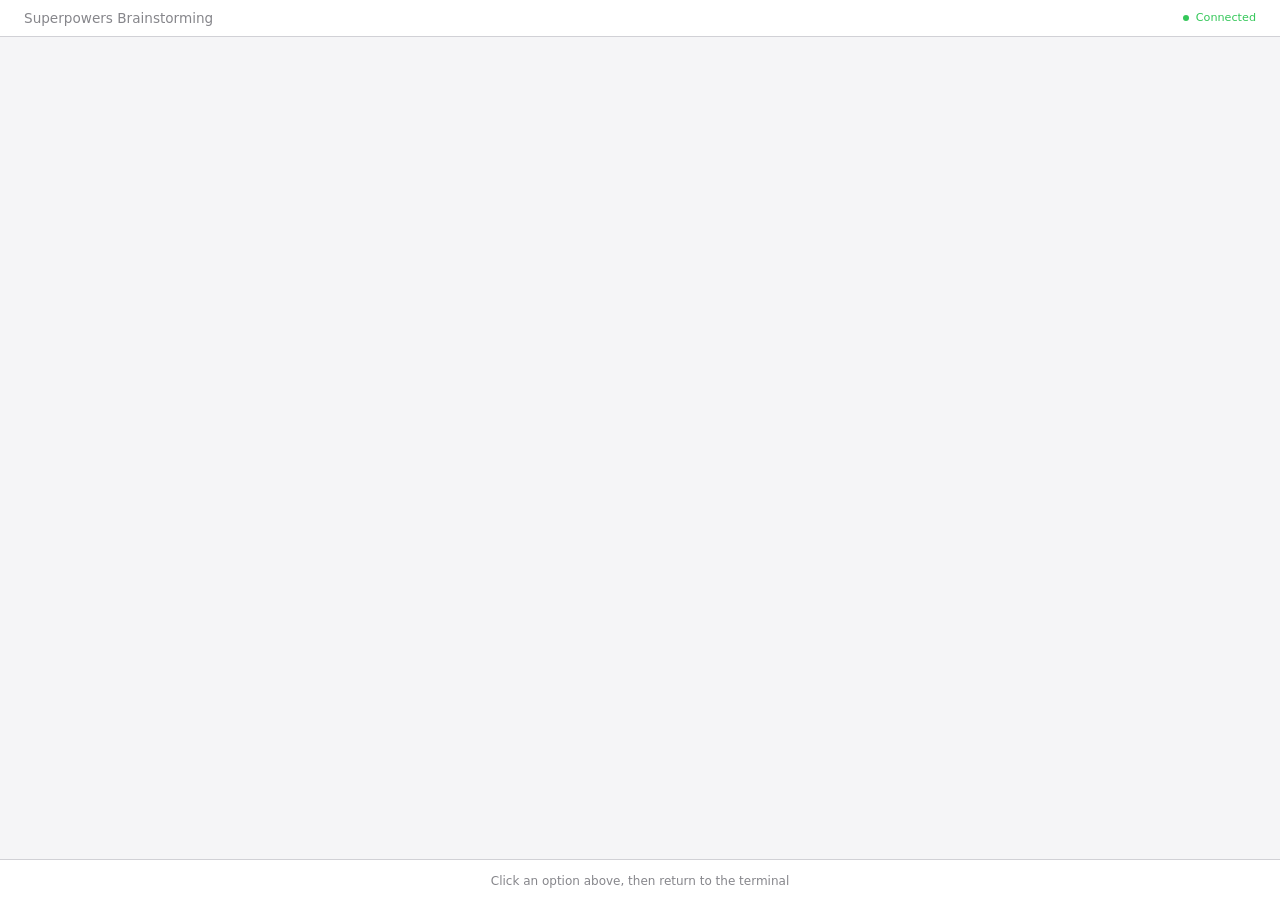
<file: .claude/skills/brainstorming/scripts/frame-template.html>
<!DOCTYPE html>
<html>
<head>
  <meta charset="utf-8">
  <title>Superpowers Brainstorming</title>
  <style>
    /*
     * BRAINSTORM COMPANION FRAME TEMPLATE
     *
     * This template provides a consistent frame with:
     * - OS-aware light/dark theming
     * - Fixed header and selection indicator bar
     * - Scrollable main content area
     * - CSS helpers for common UI patterns
     *
     * Content is injected via placeholder comment in #claude-content.
     */

    * { box-sizing: border-box; margin: 0; padding: 0; }
    html, body { height: 100%; overflow: hidden; }

    /* ===== THEME VARIABLES ===== */
    :root {
      --bg-primary: #f5f5f7;
      --bg-secondary: #ffffff;
      --bg-tertiary: #e5e5e7;
      --border: #d1d1d6;
      --text-primary: #1d1d1f;
      --text-secondary: #86868b;
      --text-tertiary: #aeaeb2;
      --accent: #0071e3;
      --accent-hover: #0077ed;
      --success: #34c759;
      --warning: #ff9f0a;
      --error: #ff3b30;
      --selected-bg: #e8f4fd;
      --selected-border: #0071e3;
    }

    @media (prefers-color-scheme: dark) {
      :root {
        --bg-primary: #1d1d1f;
        --bg-secondary: #2d2d2f;
        --bg-tertiary: #3d3d3f;
        --border: #424245;
        --text-primary: #f5f5f7;
        --text-secondary: #86868b;
        --text-tertiary: #636366;
        --accent: #0a84ff;
        --accent-hover: #409cff;
        --selected-bg: rgba(10, 132, 255, 0.15);
        --selected-border: #0a84ff;
      }
    }

    body {
      font-family: system-ui, -apple-system, BlinkMacSystemFont, sans-serif;
      background: var(--bg-primary);
      color: var(--text-primary);
      display: flex;
      flex-direction: column;
      line-height: 1.5;
    }

    /* ===== FRAME STRUCTURE ===== */
    .header {
      background: var(--bg-secondary);
      padding: 0.5rem 1.5rem;
      display: flex;
      justify-content: space-between;
      align-items: center;
      border-bottom: 1px solid var(--border);
      flex-shrink: 0;
    }
    .header h1 { font-size: 0.85rem; font-weight: 500; color: var(--text-secondary); }
    .header .status { font-size: 0.7rem; color: var(--success); display: flex; align-items: center; gap: 0.4rem; }
    .header .status::before { content: ''; width: 6px; height: 6px; background: var(--success); border-radius: 50%; }

    .main { flex: 1; overflow-y: auto; }
    #claude-content { padding: 2rem; min-height: 100%; }

    .indicator-bar {
      background: var(--bg-secondary);
      border-top: 1px solid var(--border);
      padding: 0.5rem 1.5rem;
      flex-shrink: 0;
      text-align: center;
    }
    .indicator-bar span {
      font-size: 0.75rem;
      color: var(--text-secondary);
    }
    .indicator-bar .selected-text {
      color: var(--accent);
      font-weight: 500;
    }

    /* ===== TYPOGRAPHY ===== */
    h2 { font-size: 1.5rem; font-weight: 600; margin-bottom: 0.5rem; }
    h3 { font-size: 1.1rem; font-weight: 600; margin-bottom: 0.25rem; }
    .subtitle { color: var(--text-secondary); margin-bottom: 1.5rem; }
    .section { margin-bottom: 2rem; }
    .label { font-size: 0.7rem; color: var(--text-secondary); text-transform: uppercase; letter-spacing: 0.05em; margin-bottom: 0.5rem; }

    /* ===== OPTIONS (for A/B/C choices) ===== */
    .options { display: flex; flex-direction: column; gap: 0.75rem; }
    .option {
      background: var(--bg-secondary);
      border: 2px solid var(--border);
      border-radius: 12px;
      padding: 1rem 1.25rem;
      cursor: pointer;
      transition: all 0.15s ease;
      display: flex;
      align-items: flex-start;
      gap: 1rem;
    }
    .option:hover { border-color: var(--accent); }
    .option.selected { background: var(--selected-bg); border-color: var(--selected-border); }
    .option .letter {
      background: var(--bg-tertiary);
      color: var(--text-secondary);
      width: 1.75rem; height: 1.75rem;
      border-radius: 6px;
      display: flex; align-items: center; justify-content: center;
      font-weight: 600; font-size: 0.85rem; flex-shrink: 0;
    }
    .option.selected .letter { background: var(--accent); color: white; }
    .option .content { flex: 1; }
    .option .content h3 { font-size: 0.95rem; margin-bottom: 0.15rem; }
    .option .content p { color: var(--text-secondary); font-size: 0.85rem; margin: 0; }

    /* ===== CARDS (for showing designs/mockups) ===== */
    .cards { display: grid; grid-template-columns: repeat(auto-fit, minmax(280px, 1fr)); gap: 1rem; }
    .card {
      background: var(--bg-secondary);
      border: 1px solid var(--border);
      border-radius: 12px;
      overflow: hidden;
      cursor: pointer;
      transition: all 0.15s ease;
    }
    .card:hover { border-color: var(--accent); transform: translateY(-2px); box-shadow: 0 4px 12px rgba(0,0,0,0.1); }
    .card.selected { border-color: var(--selected-border); border-width: 2px; }
    .card-image { background: var(--bg-tertiary); aspect-ratio: 16/10; display: flex; align-items: center; justify-content: center; }
    .card-body { padding: 1rem; }
    .card-body h3 { margin-bottom: 0.25rem; }
    .card-body p { color: var(--text-secondary); font-size: 0.85rem; }

    /* ===== MOCKUP CONTAINER ===== */
    .mockup {
      background: var(--bg-secondary);
      border: 1px solid var(--border);
      border-radius: 12px;
      overflow: hidden;
      margin-bottom: 1.5rem;
    }
    .mockup-header {
      background: var(--bg-tertiary);
      padding: 0.5rem 1rem;
      font-size: 0.75rem;
      color: var(--text-secondary);
      border-bottom: 1px solid var(--border);
    }
    .mockup-body { padding: 1.5rem; }

    /* ===== SPLIT VIEW (side-by-side comparison) ===== */
    .split { display: grid; grid-template-columns: 1fr 1fr; gap: 1.5rem; }
    @media (max-width: 700px) { .split { grid-template-columns: 1fr; } }

    /* ===== PROS/CONS ===== */
    .pros-cons { display: grid; grid-template-columns: 1fr 1fr; gap: 1rem; margin: 1rem 0; }
    .pros, .cons { background: var(--bg-secondary); border-radius: 8px; padding: 1rem; }
    .pros h4 { color: var(--success); font-size: 0.85rem; margin-bottom: 0.5rem; }
    .cons h4 { color: var(--error); font-size: 0.85rem; margin-bottom: 0.5rem; }
    .pros ul, .cons ul { margin-left: 1.25rem; font-size: 0.85rem; color: var(--text-secondary); }
    .pros li, .cons li { margin-bottom: 0.25rem; }

    /* ===== PLACEHOLDER (for mockup areas) ===== */
    .placeholder {
      background: var(--bg-tertiary);
      border: 2px dashed var(--border);
      border-radius: 8px;
      padding: 2rem;
      text-align: center;
      color: var(--text-tertiary);
    }

    /* ===== INLINE MOCKUP ELEMENTS ===== */
    .mock-nav { background: var(--accent); color: white; padding: 0.75rem 1rem; display: flex; gap: 1.5rem; font-size: 0.9rem; }
    .mock-sidebar { background: var(--bg-tertiary); padding: 1rem; min-width: 180px; }
    .mock-content { padding: 1.5rem; flex: 1; }
    .mock-button { background: var(--accent); color: white; border: none; padding: 0.5rem 1rem; border-radius: 6px; font-size: 0.85rem; }
    .mock-input { background: var(--bg-primary); border: 1px solid var(--border); border-radius: 6px; padding: 0.5rem; width: 100%; }
  </style>
</head>
<body>
  <div class="header">
    <h1><a href="https://github.com/obra/superpowers" style="color: inherit; text-decoration: none;">Superpowers Brainstorming</a></h1>
    <div class="status">Connected</div>
  </div>

  <div class="main">
    <div id="claude-content">
      <!-- CONTENT -->
    </div>
  </div>

  <div class="indicator-bar">
    <span id="indicator-text">Click an option above, then return to the terminal</span>
  </div>

</body>
</html>
</file>
